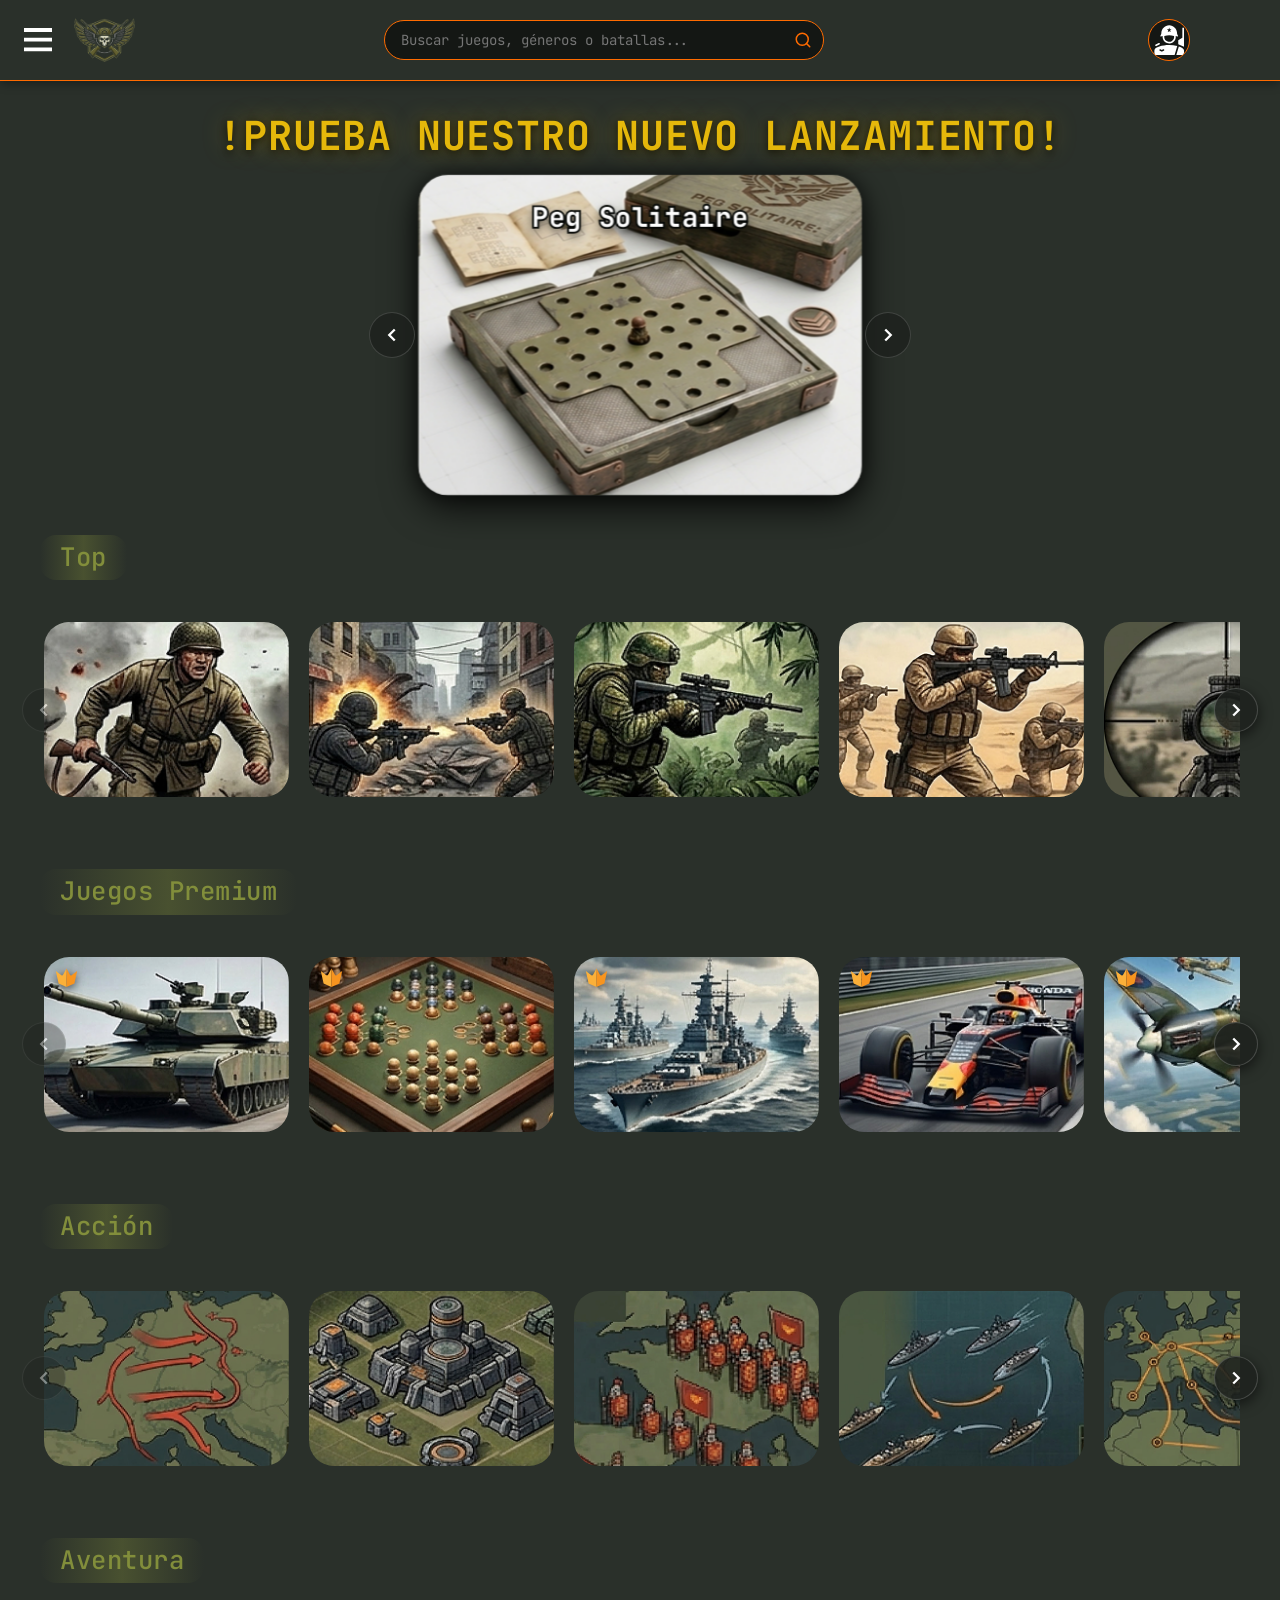
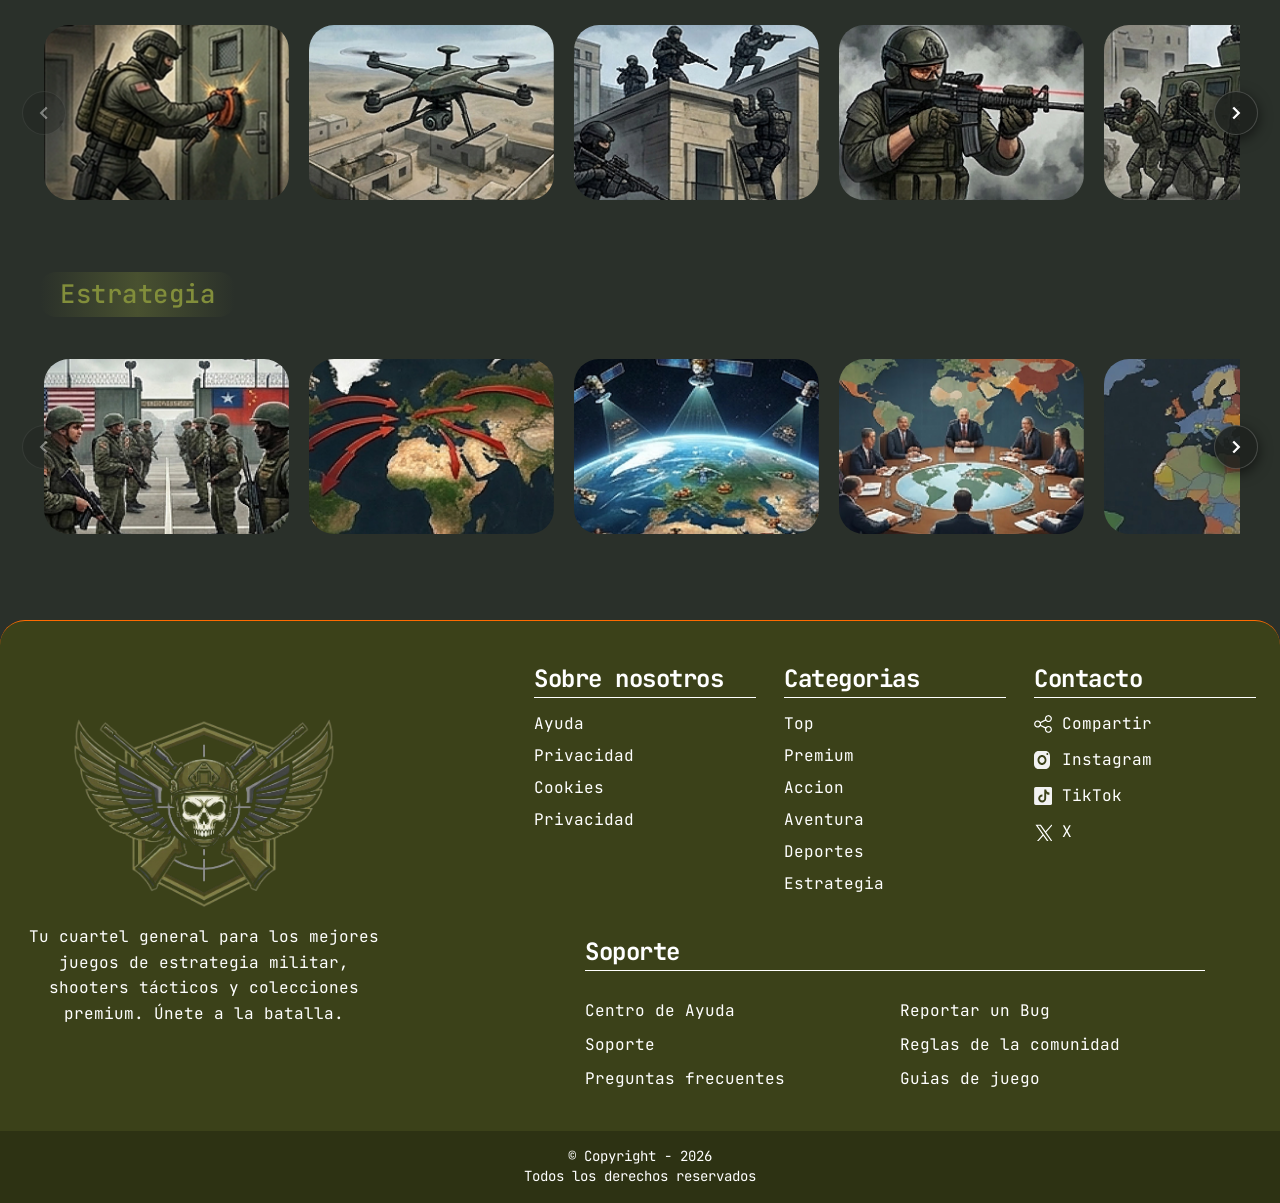
<file: index.html>
<!DOCTYPE html>
<html lang="es">
<head>
  <meta charset="UTF-8">
  <meta name="viewport" content="width=device-width, initial-scale=1.0">
  <title>Plataforma de Juegos — Inicio</title>
  <!-- ESTILOS DEL SISTEMA -->
  <link rel="stylesheet" href="css/variables.css">
  <link rel="stylesheet" href="css/base.css">
  <link rel="stylesheet" href="css/components/botones.css">
  <link rel="stylesheet" href="css/components/formularios.css">
  <link rel="stylesheet" href="css/components/navegacion.css">
  <link rel="stylesheet" href="css/components/cards.css">
  <link rel="stylesheet" href="css/components/carrusel.css">
  <link rel="stylesheet" href="css/components/modal.css">
  <link rel="stylesheet" href="css/components/footer.css">
  <link rel="stylesheet" href="css/loader.css">
  <link rel="stylesheet" href="css/responsive.css">
</head>
<body>

  <!-- PANTALLA DE CARGA LOADER S -->
  <div id="pantalla-carga" class="pantalla-carga">
    <div>
      <div class="loader-logo">
        <img src="assets/logo.png" alt="Silueta Logo">
        <img src="assets/logo.png" alt="Logo Cargando" id="loader-logo-color">
      </div>
      <p id="loader-porcentaje">0%</p>
      <span>Estableciendo enlace táctico con el servidor...</span>
    </div>
  </div>

  <!-- BARRA DE NAVEGACION SUPERIOR NAVBAR -->
  <header class="nav-principal">
    <div class="nav-contenedor">
      
      <!-- LADO IZQUIERDO MENU HAMBURGUESA Y LOGO OFICIAL -->
      <div class="nav-izquierda">
        <button id="btn-toggle-sidebar" aria-label="Abrir menú de navegación">
          <img src="assets/icons/menu.svg" alt="Menú lateral">
        </button>
        <a href="index.html" title="Ir a la página principal">
          <img src="assets/logo.png" alt="Logotipo Plataforma">
        </a>
      </div>

      <!-- CENTRO BUSCADOR PILL CON LUPA NARANJA -->
      <div class="nav-centro">
        <form role="search" onsubmit="event.preventDefault();">
          <input type="search" placeholder="Buscar juegos, géneros o batallas..." aria-label="Buscar juegos">
          <button type="submit" aria-label="Ejecutar búsqueda">
            <img src="assets/icons/icon-search.svg" alt="Buscar">
          </button>
        </form>
      </div>

      <!-- LADO DERECHO AVATAR CIRCULAR DEL SOLDADO Y MENU DESPLEGABLE -->
      <div class="nav-derecha">
        <div class="perfil-menu-contenedor">
          <button type="button" id="btn-perfil" aria-expanded="false" aria-haspopup="true" aria-controls="menu-perfil" aria-label="Abrir opciones de usuario">
            <img src="assets/icons/icon-profile.svg" alt="Avatar del soldado">
          </button>

          <div class="menu-desplegable-perfil" id="menu-perfil" role="menu" aria-label="Opciones de perfil">
            <ul>
              <li role="none"><a href="#" role="menuitem">Editar Perfil</a></li>
              <li role="none"><a href="#" role="menuitem">Biblioteca</a></li>
              <li role="none"><a href="login.html" role="menuitem">Cerrar Sesión</a></li>
            </ul>
          </div>
        </div>
      </div>

    </div>
  </header>

  <!-- SIDEBAR OFF CANVAS -->
  <div class="sidebar-overlay" id="sidebar-overlay"></div>
  <aside class="sidebar" id="sidebar">
    <header>
      <img src="assets/logo.png" alt="Logo" style="height: 36px;">
      <button id="btn-cerrar-sidebar" aria-label="Cerrar menú">
        <img src="assets/icons/icon-cerrar.svg" alt="Cerrar">
      </button>
    </header>

    <span>Navegación</span>
    <ul>
      <li class="activo"><a href="index.html"><img src="assets/icons/icon-home.svg" alt=""><span>Inicio</span></a></li>
      <li><a href="index.html#top"><img src="assets/icons/icon-top.svg" alt=""><span>Top Juegos</span></a></li>
      <li><a href="index.html#premium"><img src="assets/icons/icon-premium.svg" alt=""><span>Juegos Premium</span></a></li>
      <li><a href="index.html#accion"><img src="assets/icons/icon-action.svg" alt=""><span>Acción</span></a></li>
      <li><a href="index.html#aventura"><img src="assets/icons/icon-adventure.svg" alt=""><span>Aventura</span></a></li>
      <li><a href="index.html#estrategia"><img src="assets/icons/icon-strategy.svg" alt=""><span>Estrategia</span></a></li>
      <li><a href="index.html#deportes"><img src="assets/icons/icon-sports.svg" alt=""><span>Deportes</span></a></li>
    </ul>
  </aside>

  <!-- CONTENIDO PRINCIPAL -->
  <main class="contenido-principal">

    <!-- CARRUSEL PRINCIPAL D TRES VISTAS DE PEG SOLITAIRE -->
    <section class="seccion-carrusel-principal" aria-label="Carrusel principal de Peg Solitaire">
      <h2 class="carrusel-principal-titulo">!PRUEBA NUESTRO NUEVO LANZAMIENTO!</h2>

      <div class="carrusel-principal-contenedor">
        <!-- FLECHA IZQUIERDA -->
        <button class="carrusel-principal-flecha izquierda" id="carrusel-principal-btn-ant" aria-label="Imagen anterior">
          <svg viewBox="0 0 24 24" fill="none" stroke="currentColor" stroke-width="2.5">
            <polyline points="15 18 9 12 15 6"></polyline>
          </svg>
        </button>

        <!-- ESCENA D CON PERSPECTIVA -->
        <div class="carrusel-principal-escena-3d">
          <div class="carrusel-principal-3d" id="carrusel-principal-3d">
            <!-- CARA TABLERO CENTRAL -->
            <a href="pegsolitaire.html" class="carrusel-principal-tarjeta-3d cara-1" title="Jugar a Peg Solitaire">
              <h3 class="carrusel-principal-juego-nombre">Peg Solitaire</h3>
              <img src="assets/images/imagenes_de_carrusel_principal/Gemini_Generated_Image_r2d32jr2d32jr2d3 2.png" alt="Peg Solitaire Tablero">
              <span class="btn-card-accion btn-carrusel-principal-accion">JUGAR</span>
            </a>

            <!-- CARA DETALLE DE JUEGO (BLOCKA) -->
            <a href="blocka.html" class="carrusel-principal-tarjeta-3d cara-2" title="Jugar a BLOCKA">
              <h3 class="carrusel-principal-juego-nombre">BLOCKA</h3>
              <img src="assets/images/puzzles/puzzle-1.jpg" alt="BLOCKA Rompecabezas">
              <span class="btn-card-accion btn-carrusel-principal-accion">JUGAR</span>
            </a>

            <!-- CARA VISTA TACTICA -->
            <a href="pegsolitaire.html" class="carrusel-principal-tarjeta-3d cara-3" title="Jugar a Peg Solitaire">
              <h3 class="carrusel-principal-juego-nombre">Peg Solitaire</h3>
              <img src="assets/images/imagenes_de_carrusel_principal/Gemini_Generated_Image_r2d32jr2d32jr2d3 5.png" alt="Peg Solitaire Táctica">
              <span class="btn-card-accion btn-carrusel-principal-accion">JUGAR</span>
            </a>
          </div>
        </div>

        <!-- FLECHA DERECHA -->
        <button class="carrusel-principal-flecha derecha" id="carrusel-principal-btn-sig" aria-label="Siguiente imagen">
          <svg viewBox="0 0 24 24" fill="none" stroke="currentColor" stroke-width="2.5">
            <polyline points="9 18 15 12 9 6"></polyline>
          </svg>
        </button>
      </div>
    </section>

    <!-- CATALOGO DE CATEGORIAS CON CARRUSELES HORIZONTALES FINITOS -->
    <div id="contenedor-categorias" class="contenedor-categorias"></div>

  </main>

  <!-- FAT FOOTER INSTITUCIONAL -->
  <footer class="footer-principal">
    <div class="footer-contenedor">
       
      <!-- MARCA Y DESCRIPCION -->
      <div class="footer-marca">
        <img src="assets/logo.png" alt="Logotipo Plataforma">
        <p>
          Tu cuartel general para los mejores juegos de estrategia militar, shooters tácticos y colecciones premium. Únete a la batalla.
        </p>
      </div>

      <!-- CONTENEDOR DE LINKS GRID -->
      <div class="footer-links-grid">
        <div>
          <h4>Sobre nosotros</h4>
          <ul>
            <li><a href="#">Ayuda</a></li>
            <li><a href="#">Privacidad</a></li>
            <li><a href="#">Cookies</a></li>
            <li><a href="#">Privacidad</a></li>
          </ul>
        </div>

        <div>
          <h4>Categorias</h4>
          <ul>
            <li><a href="index.html#top">Top</a></li>
            <li><a href="index.html#premium">Premium</a></li>
            <li><a href="index.html#accion">Accion</a></li>
            <li><a href="index.html#aventura">Aventura</a></li>
            <li><a href="index.html#deportes">Deportes</a></li>
            <li><a href="index.html#estrategia">Estrategia</a></li>
          </ul>
        </div>

        <div>
          <h4>Contacto</h4>
          <ul>
            <li><a href="#"><img src="assets/icons/icon-share.svg" alt=""> Compartir</a></li>
            <li><a href="#"><img src="assets/icons/icon-instagram.svg" alt=""> Instagram</a></li>
            <li><a href="#"><img src="assets/icons/icon-tiktok.svg" alt=""> TikTok</a></li>
            <li><a href="#"><img src="assets/icons/icon-x.svg" alt=""> X</a></li>
          </ul>
        </div>

        <!-- SECCION SOPORTE DENTRO DEL BLOQUE DE NAVEGACION -->
        <div class="footer-soporte">
          <h4>Soporte</h4>
          <div>
            <a href="#">Centro de Ayuda</a>
            <a href="#">Reportar un Bug</a>
            <a href="#">Soporte</a>
            <a href="#">Reglas de la comunidad</a>
            <a href="#">Preguntas frecuentes</a>
            <a href="#">Guias de juego</a>
          </div>
        </div>
      </div>

    </div>

    <!-- BARRA INFERIOR -->
    <div class="footer-bottom">
      <p>© Copyright - 2026</p>
      <p>Todos los derechos reservados</p>
    </div>
  </footer>

  <!-- MODAL DE COMPRA PASE DE BATALLA JUEGOS PREMIUM -->
  <div id="modal-pase-batalla" class="modal-overlay" role="dialog" aria-modal="true" aria-labelledby="modal-titulo" aria-hidden="true">
    <div class="modal-caja">
      <!-- BOTON DE CIERRE CRUZ -->
      <button type="button" class="modal-btn-cerrar" id="btn-cerrar-modal" aria-label="Cerrar modal de compra">&times;</button>

      <!-- TITULO CON SUBRAYADO NARANJA -->
      <h3 id="modal-titulo" class="modal-titulo">Unete a las filas</h3>
      <div class="modal-linea-decorativa" aria-hidden="true"></div>

      <!-- DESCRIPCION -->
      <p class="modal-descripcion">
        Para conocer la experiencia de juego y disfrutar de todo el contenido
      </p>

      <h4 class="modal-subtitulo">COMPRAR PASE DE BATALLA</h4>

      <!-- PRECIO Y BOTON PARA COMPRAR -->
      <div class="modal-precio-contenedor">
        <span class="modal-precio-texto">$40 USD</span>
        <button type="button" class="btn-modal-comprar" id="btn-modal-comprar">Comprar</button>
      </div>
    </div>
  </div>

  <script src="js/loader.js"></script>
  <script src="js/api.js"></script>
  <script src="js/carousel.js"></script>
  <script src="js/main.js"></script>
</body>
</html>
</file>
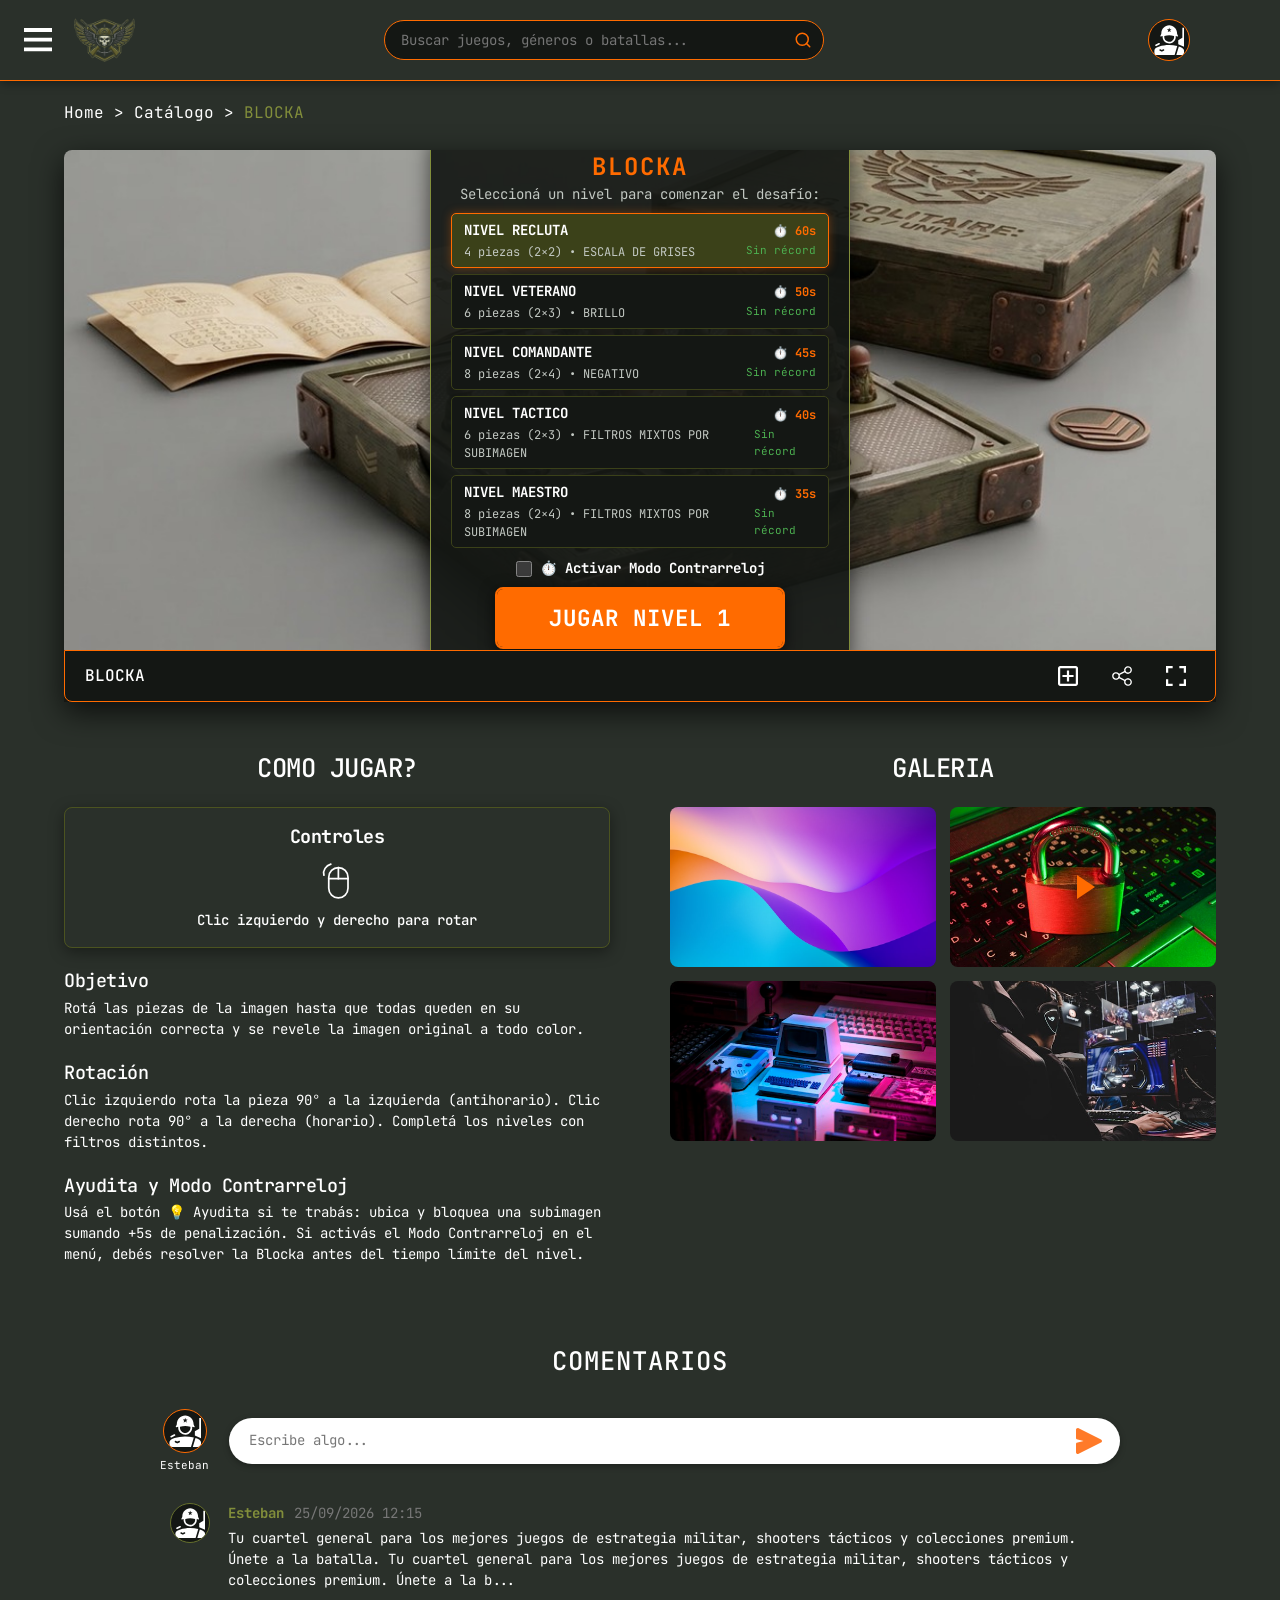
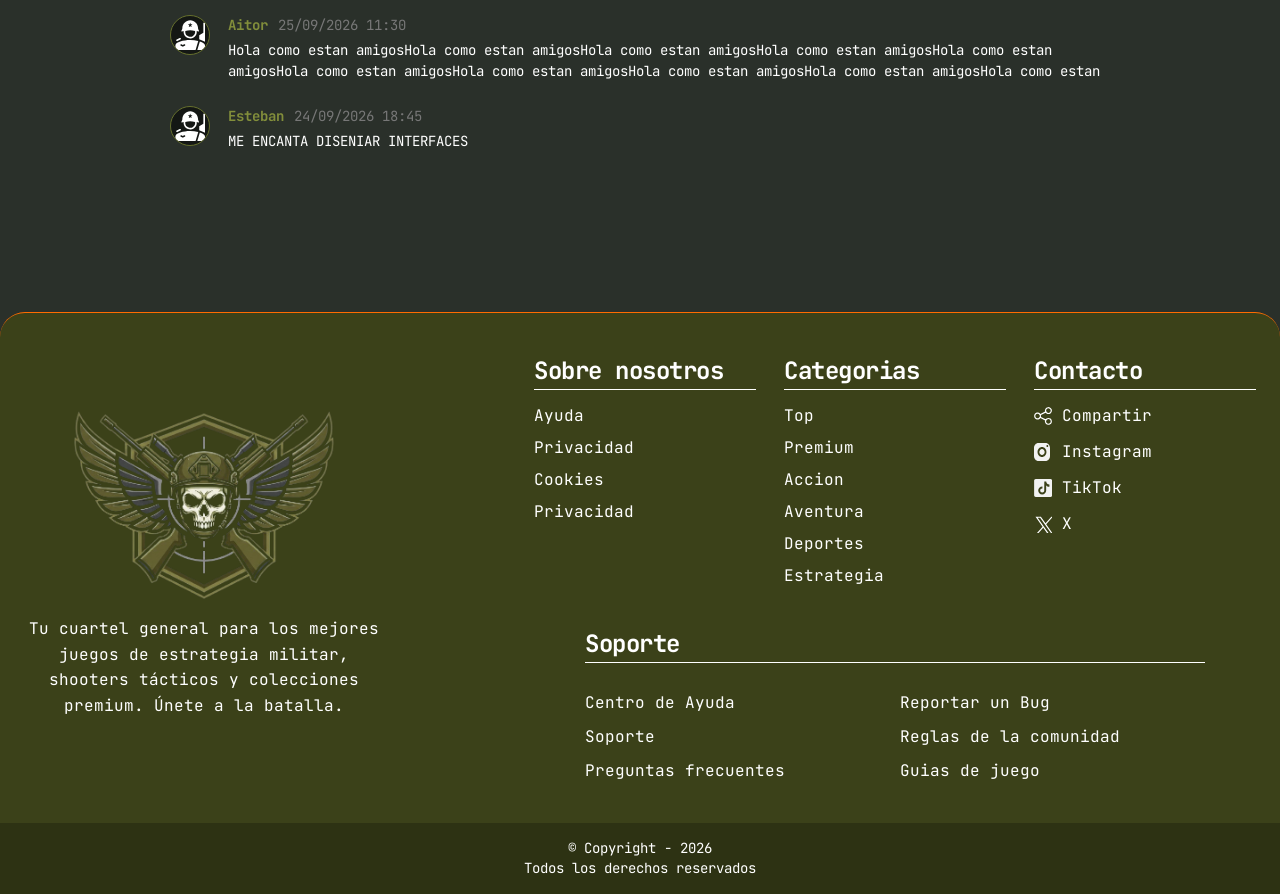
<file: blocka.html>
<!DOCTYPE html>
<html lang="es">
<head>
  <meta charset="UTF-8">
  <meta name="viewport" content="width=device-width, initial-scale=1.0">
  <title>BLOCKA — Sala de Juego</title>
  
  <!-- ESTILOS DEL SISTEMA -->
  <link rel="stylesheet" href="css/variables.css">
  <link rel="stylesheet" href="css/base.css">
  <link rel="stylesheet" href="css/components/botones.css">
  <link rel="stylesheet" href="css/components/formularios.css">
  <link rel="stylesheet" href="css/components/navegacion.css">
  <link rel="stylesheet" href="css/components/comentarios.css">
  <link rel="stylesheet" href="css/components/footer.css">
  <link rel="stylesheet" href="css/game.css">
  <link rel="stylesheet" href="css/responsive.css">
</head>
<body>

  <!-- BARRA DE NAVEGACION SUPERIOR NAVBAR -->
  <header class="nav-principal">
    <div class="nav-contenedor">
      
      <div class="nav-izquierda">
        <button id="btn-toggle-sidebar" aria-label="Abrir menú de navegación">
          <img src="assets/icons/menu.svg" alt="Menú lateral">
        </button>
        <a href="index.html" title="Volver a la página principal">
          <img src="assets/logo.png" alt="Logotipo Plataforma">
        </a>
      </div>

      <div class="nav-centro">
        <form role="search" onsubmit="event.preventDefault();">
          <input type="search" placeholder="Buscar juegos, géneros o batallas..." aria-label="Buscar juegos">
          <button type="submit" aria-label="Ejecutar búsqueda">
            <img src="assets/icons/icon-search.svg" alt="Buscar">
          </button>
        </form>
      </div>

      <!-- Menú de usuario -->
      <div class="nav-derecha">
        <div class="perfil-menu-contenedor">
          <button type="button" id="btn-perfil" aria-expanded="false" aria-haspopup="true" aria-controls="menu-perfil" aria-label="Abrir opciones de usuario">
            <img src="assets/icons/icon-profile.svg" alt="Avatar del soldado">
          </button>

          <div class="menu-desplegable-perfil" id="menu-perfil" role="menu" aria-label="Opciones de perfil">
            <ul>
              <li role="none"><a href="#" role="menuitem">Editar Perfil</a></li>
              <li role="none"><a href="#" role="menuitem">Biblioteca</a></li>
              <li role="none"><a href="login.html" role="menuitem">Cerrar Sesión</a></li>
            </ul>
          </div>
        </div>
      </div>

    </div>
  </header>

  <!-- SIDEBAR OFF CANVAS -->
  <div class="sidebar-overlay" id="sidebar-overlay"></div>
  <aside class="sidebar" id="sidebar">
    <header>
      <img src="assets/logo.png" alt="Logo" style="height: 36px;">
      <button id="btn-cerrar-sidebar" aria-label="Cerrar menú">
        <img src="assets/icons/icon-cerrar.svg" alt="Cerrar">
      </button>
    </header>
    <span>Navegación</span>
    <ul>
      <li><a href="index.html"><img src="assets/icons/icon-home.svg" alt=""><span>Inicio</span></a></li>
      <li><a href="index.html#top"><img src="assets/icons/icon-top.svg" alt=""><span>Top Juegos</span></a></li>
      <li class="activo"><a href="index.html#premium"><img src="assets/icons/icon-premium.svg" alt=""><span>Juegos Premium</span></a></li>
      <li><a href="index.html#accion"><img src="assets/icons/icon-action.svg" alt=""><span>Acción</span></a></li>
      <li><a href="index.html#aventura"><img src="assets/icons/icon-adventure.svg" alt=""><span>Aventura</span></a></li>
      <li><a href="index.html#estrategia"><img src="assets/icons/icon-strategy.svg" alt=""><span>Estrategia</span></a></li>
      <li><a href="index.html#deportes"><img src="assets/icons/icon-sports.svg" alt=""><span>Deportes</span></a></li>
    </ul>
  </aside>

  <main class="pagina-juego-main">

    <nav class="breadcrumbs" aria-label="Ruta de navegación">
      <a href="index.html">Home</a> &gt; <a href="index.html#top" id="game-breadcrumb-categoria">Catálogo</a> &gt; <span id="game-breadcrumb-titulo">BLOCKA</span>
    </nav>

    <!-- Área de Juego -->
    <section class="area-ejecucion-juego" aria-label="Área de Juego">
      
      <div id="game-splash-pantalla">
        <div class="blocka-splash-contenido" id="blocka-splash-menu"></div>
        <div class="blocka-aviso-pantalla-pequena" aria-hidden="true">
          <h3>PANTALLA DE ESCRITORIO REQUERIDA</h3>
          <p>BLOCKA está diseñado para jugarse en pantalla de escritorio con mouse (clics izquierdo y derecho). Agrandá la ventana para jugar.</p>
        </div>
      </div>

      <div class="barra-ejecucion">
        <span id="game-barra-titulo">BLOCKA</span>

        <!-- HUD de juego -->
        <div class="blocka-hud" id="blocka-hud" style="display: none;">
          <button type="button" id="btn-blocka-salir" class="btn-blocka-salir" title="Salir al menú principal del juego">
            ← Salir
          </button>
          <div class="blocka-hud-info">
            <span class="blocka-nivel" id="blocka-nivel">Nivel 1</span>
            <div class="blocka-timer-wrapper">
              <span class="blocka-timer" id="blocka-timer">0s</span>
            </div>
          </div>
          <button type="button" id="btn-blocka-ayuda" class="btn-blocka-ayuda" title="Ubicar y fijar una subimagen (+5s)">
            💡 Ayudita <span class="ayuda-costo">(+5s)</span>
          </button>
        </div>

        <div class="barra-ejecucion-acciones">
          <span class="blocka-record" id="blocka-record" style="display: none;">Récord: --</span>
          <div class="barra-ejecucion-iconos">
            <button id="btn-guardar-juego" title="Guardar">
              <img src="assets/icons/icon-save.svg" alt="Guardar">
            </button>

            <button id="btn-compartir-juego" title="Compartir">
              <img src="assets/icons/icon-share.svg" alt="Compartir">
            </button>

            <button id="btn-fullscreen" title="Pantalla Completa">
              <img src="assets/icons/icon-fullscreen.svg" alt="Pantalla Completa">
            </button>
          </div>
        </div>
      </div>

    </section>

    <!-- Instrucciones y Galería -->
    <section class="seccion-about-juego" aria-label="Instrucciones y Galería">
      
      <div class="contenedor-instrucciones">
        <h2>COMO JUGAR?</h2>
        
        <div class="lista-reglas">
          <div class="card-controles">
            <h3>Controles</h3>
            <img src="assets/icons/icon-mouse.svg" alt="Controles con mouse">
            <p>Clic izquierdo y derecho para rotar</p>
          </div>

          <article>
            <h3>Objetivo</h3>
            <p>Rotá las piezas de la imagen hasta que todas queden en su orientación correcta y se revele la imagen original a todo color.</p>
          </article>

          <article>
            <h3>Rotación</h3>
            <p>Clic izquierdo rota la pieza 90° a la izquierda (antihorario). Clic derecho rota 90° a la derecha (horario). Completá los niveles con filtros distintos.</p>
          </article>

          <article>
            <h3>Ayudita y Modo Contrarreloj</h3>
            <p>Usá el botón 💡 Ayudita si te trabás: ubica y bloquea una subimagen sumando +5s de penalización. Si activás el Modo Contrarreloj en el menú, debés resolver la Blocka antes del tiempo límite del nivel.</p>
          </article>
        </div>
      </div>

      <!-- Galería -->
      <div class="contenedor-galeria">
        <h2>GALERIA</h2>
        
        <div class="galeria-grilla">
          <div>
            <img src="assets/images/peg_solitaire_hero.jpg" alt="Despliegue inicial">
          </div>
          
          <div>
            <img src="assets/images/game_solitaire_1.jpg" alt="Avance táctico">
            <div class="btn-galeria-play" title="Ver jugada">
              <svg width="48" height="48" viewBox="0 0 48 48" fill="none">
                <polygon points="18,12 36,24 18,36" fill="#FF6B00"></polygon>
              </svg>
            </div>
          </div>

          <div>
            <img src="assets/images/game_scifi_2.jpg" alt="Objetivo final">
          </div>

          <div>
            <img src="assets/images/game_action_1.jpg" alt="Victoria total">
          </div>
        </div>
      </div>

    </section>

    <!-- Comentarios -->
    <section class="seccion-comentarios" aria-label="Comentarios">
      <h2>COMENTARIOS</h2>

      <form class="comentario-form" id="form-nuevo-comentario" onsubmit="event.preventDefault();">
        <div class="comentario-autor-actual">
          <div>
            <img src="assets/icons/icon-profile.svg" alt="Esteban">
          </div>
          <span>Esteban</span>
        </div>

        <div class="comentario-input-barra">
          <textarea placeholder="Escribe algo..." id="input-comentario"></textarea>
         
          <button type="button" aria-label="Enviar comentario">
            <img src="assets/icons/icon-send.svg" alt="Enviar">
          </button>
        </div>
      </form>

      <div class="comentarios-lista" id="lista-comentarios">
        <article class="comentario-item">
          <div>
            <img src="assets/icons/icon-profile.svg" alt="Esteban">
          </div>
          <div>
            <header>
              <strong>Esteban</strong>
              <time>25/09/2026 12:15</time>
            </header>
            <p>
              Tu cuartel general para los mejores juegos de estrategia militar, shooters tácticos y colecciones premium. Únete a la batalla. Tu cuartel general para los mejores juegos de estrategia militar, shooters tácticos y colecciones premium. Únete a la b...
            </p>
          </div>
        </article>

        <article class="comentario-item">
          <div>
            <img src="assets/icons/icon-profile.svg" alt="Aitor">
          </div>
          <div>
            <header>
              <strong>Aitor</strong>
              <time>25/09/2026 11:30</time>
            </header>
            <p>
              Hola como estan amigosHola como estan amigosHola como estan amigosHola como estan amigosHola como estan amigosHola como estan amigosHola como estan amigosHola como estan amigosHola como estan amigosHola como estan
            </p>
          </div>
        </article>

        <article class="comentario-item">
          <div>
            <img src="assets/icons/icon-profile.svg" alt="Esteban">
          </div>
          <div>
            <header>
              <strong>Esteban</strong>
              <time>24/09/2026 18:45</time>
            </header>
            <p>
              ME ENCANTA DISENIAR INTERFACES
            </p>
          </div>
        </article>

      </div>
    </section>

  </main>

  <!-- FAT FOOTER INSTITUCIONAL -->
  <footer class="footer-principal">
    <div class="footer-contenedor">
       
      <!-- CAJA MARCA Y DESCRIPCION -->
      <div class="footer-marca">
        <img src="assets/logo.png" alt="Logotipo Plataforma">
        <p>
          Tu cuartel general para los mejores juegos de estrategia militar, shooters tácticos y colecciones premium. Únete a la batalla.
        </p>
      </div>

      <!-- CAJA CONTENEDOR DE LINKS GRID -->
      <div class="footer-links-grid">
        <div>
          <h4>Sobre nosotros</h4>
          <ul>
            <li><a href="#">Ayuda</a></li>
            <li><a href="#">Privacidad</a></li>
            <li><a href="#">Cookies</a></li>
            <li><a href="#">Privacidad</a></li>
          </ul>
        </div>

        <div>
          <h4>Categorias</h4>
          <ul>
            <li><a href="index.html#top">Top</a></li>
            <li><a href="index.html#premium">Premium</a></li>
            <li><a href="index.html#accion">Accion</a></li>
            <li><a href="index.html#aventura">Aventura</a></li>
            <li><a href="index.html#deportes">Deportes</a></li>
            <li><a href="index.html#estrategia">Estrategia</a></li>
          </ul>
        </div>

        <div>
          <h4>Contacto</h4>
          <ul>
            <li><a href="#"><img src="assets/icons/icon-share.svg" alt=""> Compartir</a></li>
            <li><a href="#"><img src="assets/icons/icon-instagram.svg" alt=""> Instagram</a></li>
            <li><a href="#"><img src="assets/icons/icon-tiktok.svg" alt=""> TikTok</a></li>
            <li><a href="#"><img src="assets/icons/icon-x.svg" alt=""> X</a></li>
          </ul>
        </div>

        <!-- SECCION SOPORTE DENTRO DEL BLOQUE DE NAVEGACION -->
        <div class="footer-soporte">
          <h4>Soporte</h4>
          <div>
            <a href="#">Centro de Ayuda</a>
            <a href="#">Reportar un Bug</a>
            <a href="#">Soporte</a>
            <a href="#">Reglas de la comunidad</a>
            <a href="#">Preguntas frecuentes</a>
            <a href="#">Guias de juego</a>
          </div>
        </div>
      </div>

    </div>

    <!-- BARRA INFERIOR -->
    <div class="footer-bottom">
      <p>© Copyright - 2026</p>
      <p>Todos los derechos reservados</p>
    </div>
  </footer>

  <script src="js/api.js"></script>
  <script src="js/main.js"></script>

  <!-- Scripts del juego Blocka -->
  <script src="js/blocka/filtros.js"></script>
  <script src="js/blocka/configuracion.js"></script>
  <script src="js/blocka/Pieza.js"></script>
  <script src="js/blocka/Tablero.js"></script>
  <script src="js/blocka/blocka.js"></script>
</body>
</html>
</file>
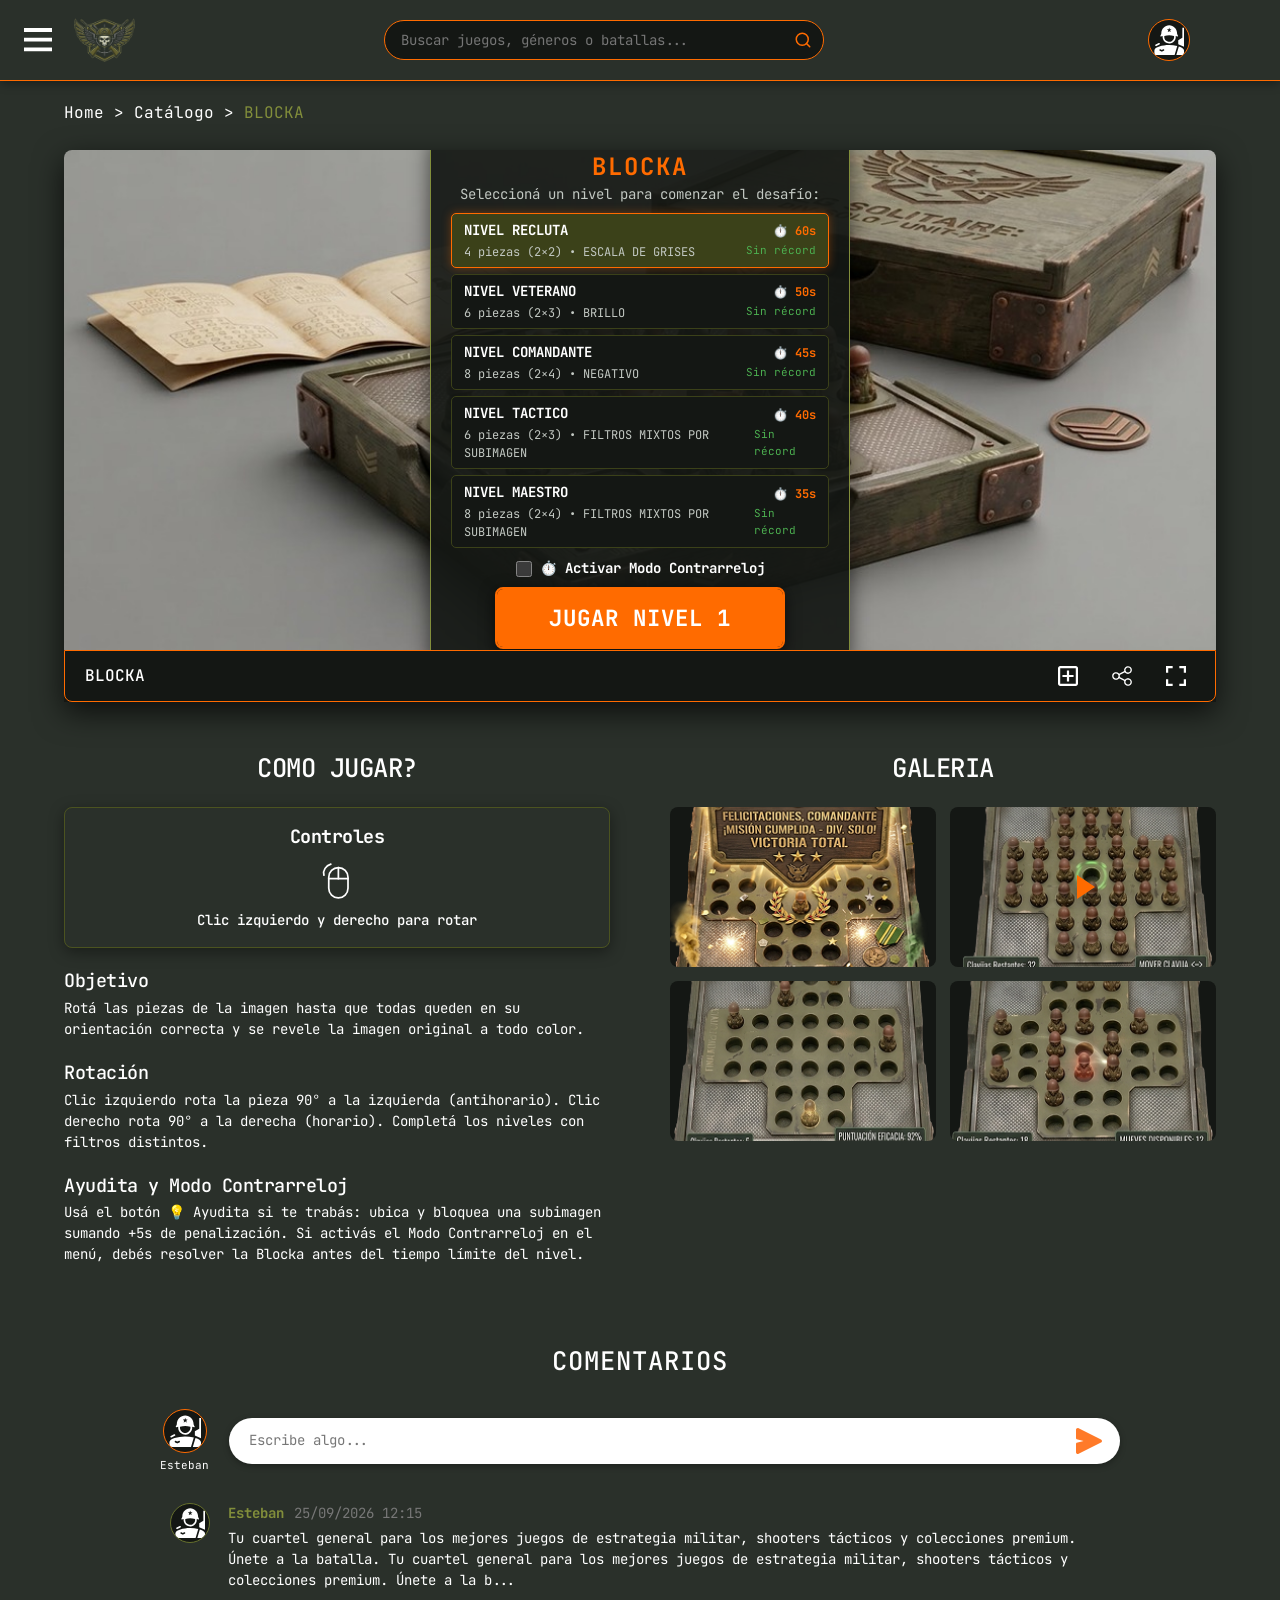
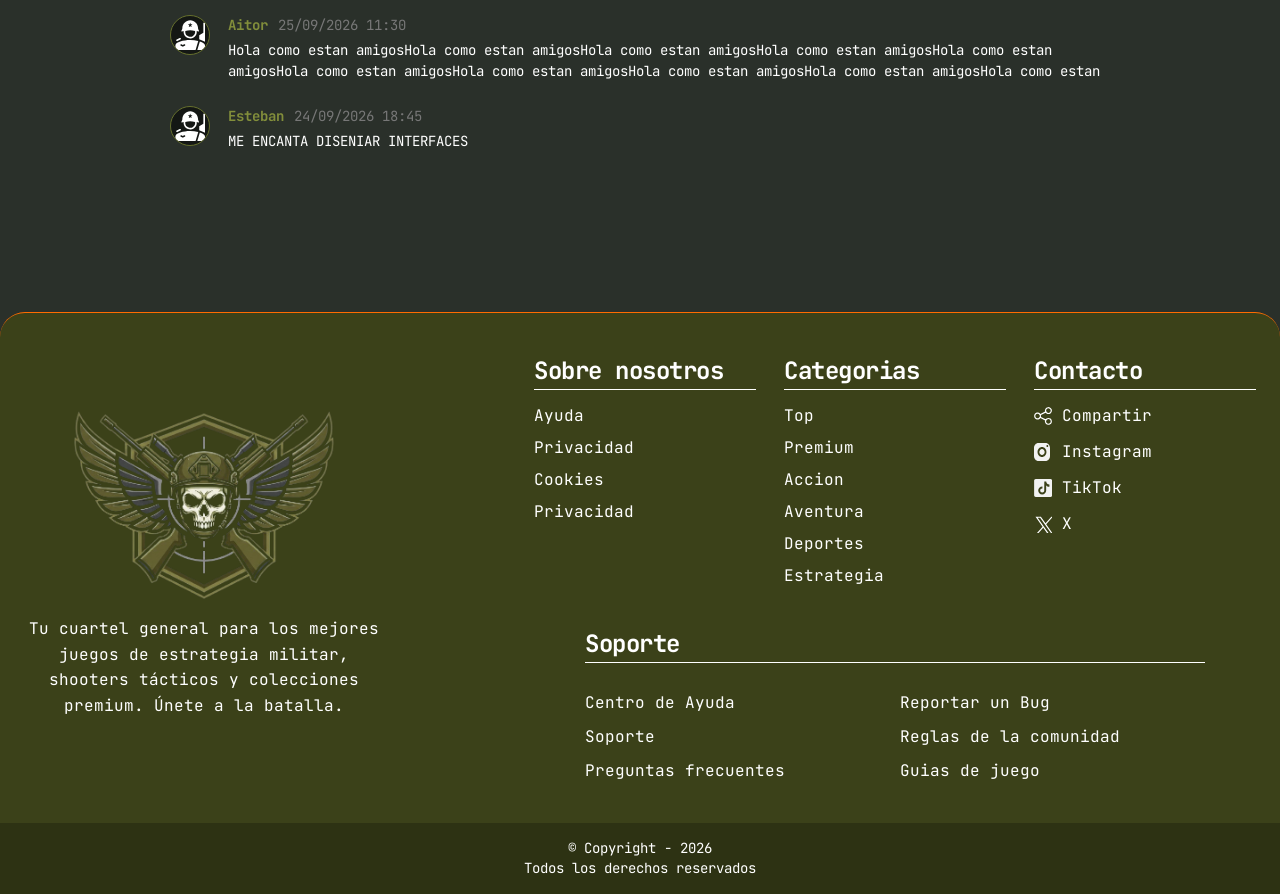
<file: game.html>
<!DOCTYPE html>
<html lang="es">
<head>
  <meta charset="UTF-8">
  <meta name="viewport" content="width=device-width, initial-scale=1.0">
  <title>BLOCKA — Sala de Juego</title>
  
  <!-- ESTILOS DEL SISTEMA -->
  <link rel="stylesheet" href="css/variables.css">
  <link rel="stylesheet" href="css/base.css">
  <link rel="stylesheet" href="css/components/botones.css">
  <link rel="stylesheet" href="css/components/formularios.css">
  <link rel="stylesheet" href="css/components/navegacion.css">
  <link rel="stylesheet" href="css/components/comentarios.css">
  <link rel="stylesheet" href="css/components/footer.css">
  <link rel="stylesheet" href="css/game.css">
  <link rel="stylesheet" href="css/responsive.css">
</head>
<body>

  <!-- BARRA DE NAVEGACION SUPERIOR NAVBAR -->
  <header class="nav-principal">
    <div class="nav-contenedor">
      
      <div class="nav-izquierda">
        <button id="btn-toggle-sidebar" aria-label="Abrir menú de navegación">
          <img src="assets/icons/menu.svg" alt="Menú lateral">
        </button>
        <a href="index.html" title="Volver a la página principal">
          <img src="assets/logo.png" alt="Logotipo Plataforma">
        </a>
      </div>

      <div class="nav-centro">
        <form role="search" onsubmit="event.preventDefault();">
          <input type="search" placeholder="Buscar juegos, géneros o batallas..." aria-label="Buscar juegos">
          <button type="submit" aria-label="Ejecutar búsqueda">
            <img src="assets/icons/icon-search.svg" alt="Buscar">
          </button>
        </form>
      </div>

      <!-- LADO DERECHO AVATAR CIRCULAR DEL SOLDADO Y MENU DESPLEGABLE -->
      <div class="nav-derecha">
        <div class="perfil-menu-contenedor">
          <button type="button" id="btn-perfil" aria-expanded="false" aria-haspopup="true" aria-controls="menu-perfil" aria-label="Abrir opciones de usuario">
            <img src="assets/icons/icon-profile.svg" alt="Avatar del soldado">
          </button>

          <div class="menu-desplegable-perfil" id="menu-perfil" role="menu" aria-label="Opciones de perfil">
            <ul>
              <li role="none"><a href="#" role="menuitem">Editar Perfil</a></li>
              <li role="none"><a href="#" role="menuitem">Biblioteca</a></li>
              <li role="none"><a href="login.html" role="menuitem">Cerrar Sesión</a></li>
            </ul>
          </div>
        </div>
      </div>

    </div>
  </header>

  <!-- SIDEBAR OFF CANVAS -->
  <div class="sidebar-overlay" id="sidebar-overlay"></div>
  <aside class="sidebar" id="sidebar">
    <header>
      <img src="assets/logo.png" alt="Logo" style="height: 36px;">
      <button id="btn-cerrar-sidebar" aria-label="Cerrar menú">
        <img src="assets/icons/icon-cerrar.svg" alt="Cerrar">
      </button>
    </header>
    <span>Navegación</span>
    <ul>
      <li><a href="index.html"><img src="assets/icons/icon-home.svg" alt=""><span>Inicio</span></a></li>
      <li><a href="index.html#top"><img src="assets/icons/icon-top.svg" alt=""><span>Top Juegos</span></a></li>
      <li class="activo"><a href="index.html#premium"><img src="assets/icons/icon-premium.svg" alt=""><span>Juegos Premium</span></a></li>
      <li><a href="index.html#accion"><img src="assets/icons/icon-action.svg" alt=""><span>Acción</span></a></li>
      <li><a href="index.html#aventura"><img src="assets/icons/icon-adventure.svg" alt=""><span>Aventura</span></a></li>
      <li><a href="index.html#estrategia"><img src="assets/icons/icon-strategy.svg" alt=""><span>Estrategia</span></a></li>
      <li><a href="index.html#deportes"><img src="assets/icons/icon-sports.svg" alt=""><span>Deportes</span></a></li>
    </ul>
  </aside>

  <!-- CONTENIDO PRINCIPAL EJECUCION DE JUEGO -->
  <main class="pagina-juego-main">

    <!-- BREADCRUMBS -->
    <nav class="breadcrumbs" aria-label="Ruta de navegación">
      <a href="index.html">Home</a> &gt; <a href="index.html#top" id="game-breadcrumb-categoria">Catálogo</a> &gt; <span id="game-breadcrumb-titulo">BLOCKA</span>
    </nav>

    <!-- AREA DE EJECUCION DEL JUEGO X CON SPLASH MINIMALISTA -->
    <section class="area-ejecucion-juego" aria-label="Área de Juego">
      
      <div id="game-splash-pantalla">
        <!-- CONTENEDOR DEL MENU DE INICIO CARGA DINAMICA DESDE JS -->
        <div class="blocka-splash-contenido" id="blocka-splash-menu"></div>
        <div class="blocka-aviso-pantalla-pequena" aria-hidden="true">
          <h3>PANTALLA DE ESCRITORIO REQUERIDA</h3>
          <p>BLOCKA está diseñado para jugarse en pantalla de escritorio con mouse (clics izquierdo y derecho). Agrandá la ventana para jugar.</p>
        </div>
      </div>

      <!-- BARRA DE EJECUCION INFERIOR -->
      <div class="barra-ejecucion">
        <span id="game-barra-titulo">BLOCKA</span>

        <!-- HUD DEL JUEGO BLOCKA FILA UNO EN MOBILE IZQUIERDA EN DESKTOP -->
        <div class="blocka-hud" id="blocka-hud" style="display: none;">
          <button type="button" id="btn-blocka-salir" class="btn-blocka-salir" title="Salir al menú principal del juego">
            ← Salir
          </button>
          <div class="blocka-hud-info">
            <span class="blocka-nivel" id="blocka-nivel">Nivel 1</span>
            <div class="blocka-timer-wrapper">
              <span class="blocka-timer" id="blocka-timer">0s</span>
            </div>
          </div>
          <button type="button" id="btn-blocka-ayuda" class="btn-blocka-ayuda" title="Ubicar y fijar una subimagen (+5s)">
            💡 Ayudita <span class="ayuda-costo">(+5s)</span>
          </button>
        </div>

        <!-- FILA DE ACCIONES FILA DOS EN MOBILE CON RECORD DERECHA EN DESKTOP -->
        <div class="barra-ejecucion-acciones">
          <span class="blocka-record" id="blocka-record" style="display: none;">Récord: --</span>
          <div class="barra-ejecucion-iconos">
            <!-- ICONO GUARDAR EN FAVORITOS -->
            <button id="btn-guardar-juego" title="Guardar">
              <img src="assets/icons/icon-save.svg" alt="Guardar">
            </button>

            <!-- ICONO COMPARTIR -->
            <button id="btn-compartir-juego" title="Compartir">
              <img src="assets/icons/icon-share.svg" alt="Compartir">
            </button>

            <!-- ICONO PANTALLA COMPLETA -->
            <button id="btn-fullscreen" title="Pantalla Completa">
              <img src="assets/icons/icon-fullscreen.svg" alt="Pantalla Completa">
            </button>
          </div>
        </div>
      </div>

    </section>

    <!-- SECCION COMO JUGAR Y GALERIA MULTIMEDIA -->
    <section class="seccion-about-juego" aria-label="Instrucciones y Galería">
      
      <!-- COLUMNA INSTRUCCIONES Y CONTROLES RESUMIDOS -->
      <div class="contenedor-instrucciones">
        <h2>COMO JUGAR?</h2>
        
        <div class="lista-reglas">
          <!-- TARJETA DE CONTROLES RESUMIDA CON MOUSE -->
          <div class="card-controles">
            <h3>Controles</h3>
            <img src="assets/icons/icon-mouse.svg" alt="Controles con mouse">
            <p>Clic izquierdo y derecho para rotar</p>
          </div>

          <article>
            <h3>Objetivo</h3>
            <p>Rotá las piezas de la imagen hasta que todas queden en su orientación correcta y se revele la imagen original a todo color.</p>
          </article>

          <article>
            <h3>Rotación</h3>
            <p>Clic izquierdo rota la pieza 90° a la izquierda (antihorario). Clic derecho rota 90° a la derecha (horario). Completá los niveles con filtros distintos.</p>
          </article>

          <article>
            <h3>Ayudita y Modo Contrarreloj</h3>
            <p>Usá el botón 💡 Ayudita si te trabás: ubica y bloquea una subimagen sumando +5s de penalización. Si activás el Modo Contrarreloj en el menú, debés resolver la Blocka antes del tiempo límite del nivel.</p>
          </article>
        </div>
      </div>

      <!-- COLUMNA GALERIA X -->
      <div class="contenedor-galeria">
        <h2>GALERIA</h2>
        
        <div class="galeria-grilla">
          <div>
            <img src="assets/images/images_game/juego1.png" alt="Despliegue inicial">
          </div>
          
          <div>
            <img src="assets/images/images_game/juego2.png" alt="Avance táctico">
            <!-- BOTON NARANJA DE PLAY CENTRADO -->
            <div class="btn-galeria-play" title="Ver jugada">
              <svg width="48" height="48" viewBox="0 0 48 48" fill="none">
                <polygon points="18,12 36,24 18,36" fill="#FF6B00"></polygon>
              </svg>
            </div>
          </div>

          <div>
            <img src="assets/images/images_game/juego3.png" alt="Objetivo final">
          </div>

          <div>
            <img src="assets/images/images_game/juego4.png" alt="Victoria total">
          </div>
        </div>
      </div>

    </section>

    <!-- SECCION COMENTARIOS -->
    <section class="seccion-comentarios" aria-label="Comentarios">
      <h2>COMENTARIOS</h2>

      <!-- FORMULARIO DE ENTRADA AVATAR CON NOMBRE ABAJO BARRA BLANCA PILDORA -->
      <form class="comentario-form" id="form-nuevo-comentario" onsubmit="event.preventDefault();">
        <div class="comentario-autor-actual">
          <div>
            <img src="assets/icons/icon-profile.svg" alt="Esteban">
          </div>
          <span>Esteban</span>
        </div>

        <div class="comentario-input-barra">
          <textarea placeholder="Escribe algo..." id="input-comentario"></textarea>
         
          <button type="button" aria-label="Enviar comentario">
            <img src="assets/icons/icon-send.svg" alt="Enviar">
          </button>
        </div>
      </form>

      <!-- LISTA ABIERTA DE COMENTARIOS -->
      <div class="comentarios-lista" id="lista-comentarios">
        
        <!-- COMENTARIO ESTEBAN -->
        <article class="comentario-item">
          <div>
            <img src="assets/icons/icon-profile.svg" alt="Esteban">
          </div>
          <div>
            <header>
              <strong>Esteban</strong>
              <time>25/09/2026 12:15</time>
            </header>
            <p>
              Tu cuartel general para los mejores juegos de estrategia militar, shooters tácticos y colecciones premium. Únete a la batalla. Tu cuartel general para los mejores juegos de estrategia militar, shooters tácticos y colecciones premium. Únete a la b...
            </p>
          </div>
        </article>

        <!-- COMENTARIO AITOR -->
        <article class="comentario-item">
          <div>
            <img src="assets/icons/icon-profile.svg" alt="Aitor">
          </div>
          <div>
            <header>
              <strong>Aitor</strong>
              <time>25/09/2026 11:30</time>
            </header>
            <p>
              Hola como estan amigosHola como estan amigosHola como estan amigosHola como estan amigosHola como estan amigosHola como estan amigosHola como estan amigosHola como estan amigosHola como estan amigosHola como estan
            </p>
          </div>
        </article>

        <!-- COMENTARIO ESTEBAN -->
        <article class="comentario-item">
          <div>
            <img src="assets/icons/icon-profile.svg" alt="Esteban">
          </div>
          <div>
            <header>
              <strong>Esteban</strong>
              <time>24/09/2026 18:45</time>
            </header>
            <p>
              ME ENCANTA DISENIAR INTERFACES
            </p>
          </div>
        </article>

      </div>
    </section>

  </main>

  <!-- FAT FOOTER INSTITUCIONAL -->
  <footer class="footer-principal">
    <div class="footer-contenedor">
       
      <!-- CAJA MARCA Y DESCRIPCION -->
      <div class="footer-marca">
        <img src="assets/logo.png" alt="Logotipo Plataforma">
        <p>
          Tu cuartel general para los mejores juegos de estrategia militar, shooters tácticos y colecciones premium. Únete a la batalla.
        </p>
      </div>

      <!-- CAJA CONTENEDOR DE LINKS GRID -->
      <div class="footer-links-grid">
        <div>
          <h4>Sobre nosotros</h4>
          <ul>
            <li><a href="#">Ayuda</a></li>
            <li><a href="#">Privacidad</a></li>
            <li><a href="#">Cookies</a></li>
            <li><a href="#">Privacidad</a></li>
          </ul>
        </div>

        <div>
          <h4>Categorias</h4>
          <ul>
            <li><a href="index.html#top">Top</a></li>
            <li><a href="index.html#premium">Premium</a></li>
            <li><a href="index.html#accion">Accion</a></li>
            <li><a href="index.html#aventura">Aventura</a></li>
            <li><a href="index.html#deportes">Deportes</a></li>
            <li><a href="index.html#estrategia">Estrategia</a></li>
          </ul>
        </div>

        <div>
          <h4>Contacto</h4>
          <ul>
            <li><a href="#"><img src="assets/icons/icon-share.svg" alt=""> Compartir</a></li>
            <li><a href="#"><img src="assets/icons/icon-instagram.svg" alt=""> Instagram</a></li>
            <li><a href="#"><img src="assets/icons/icon-tiktok.svg" alt=""> TikTok</a></li>
            <li><a href="#"><img src="assets/icons/icon-x.svg" alt=""> X</a></li>
          </ul>
        </div>

        <!-- SECCION SOPORTE DENTRO DEL BLOQUE DE NAVEGACION -->
        <div class="footer-soporte">
          <h4>Soporte</h4>
          <div>
            <a href="#">Centro de Ayuda</a>
            <a href="#">Reportar un Bug</a>
            <a href="#">Soporte</a>
            <a href="#">Reglas de la comunidad</a>
            <a href="#">Preguntas frecuentes</a>
            <a href="#">Guias de juego</a>
          </div>
        </div>
      </div>

    </div>

    <!-- BARRA INFERIOR -->
    <div class="footer-bottom">
      <p>© Copyright - 2026</p>
      <p>Todos los derechos reservados</p>
    </div>
  </footer>

  <script src="js/api.js"></script>
  <script src="js/main.js"></script>

  <!-- BLOCKA VIDEOJUEGO ENTREGABLE TRES -->
  <script src="js/blocka/filtros.js"></script>
  <script src="js/blocka/configuracion.js"></script>
  <script src="js/blocka/Pieza.js"></script>
  <script src="js/blocka/Tablero.js"></script>
  <script src="js/blocka/blocka.js"></script>
</body>
</html>
</file>
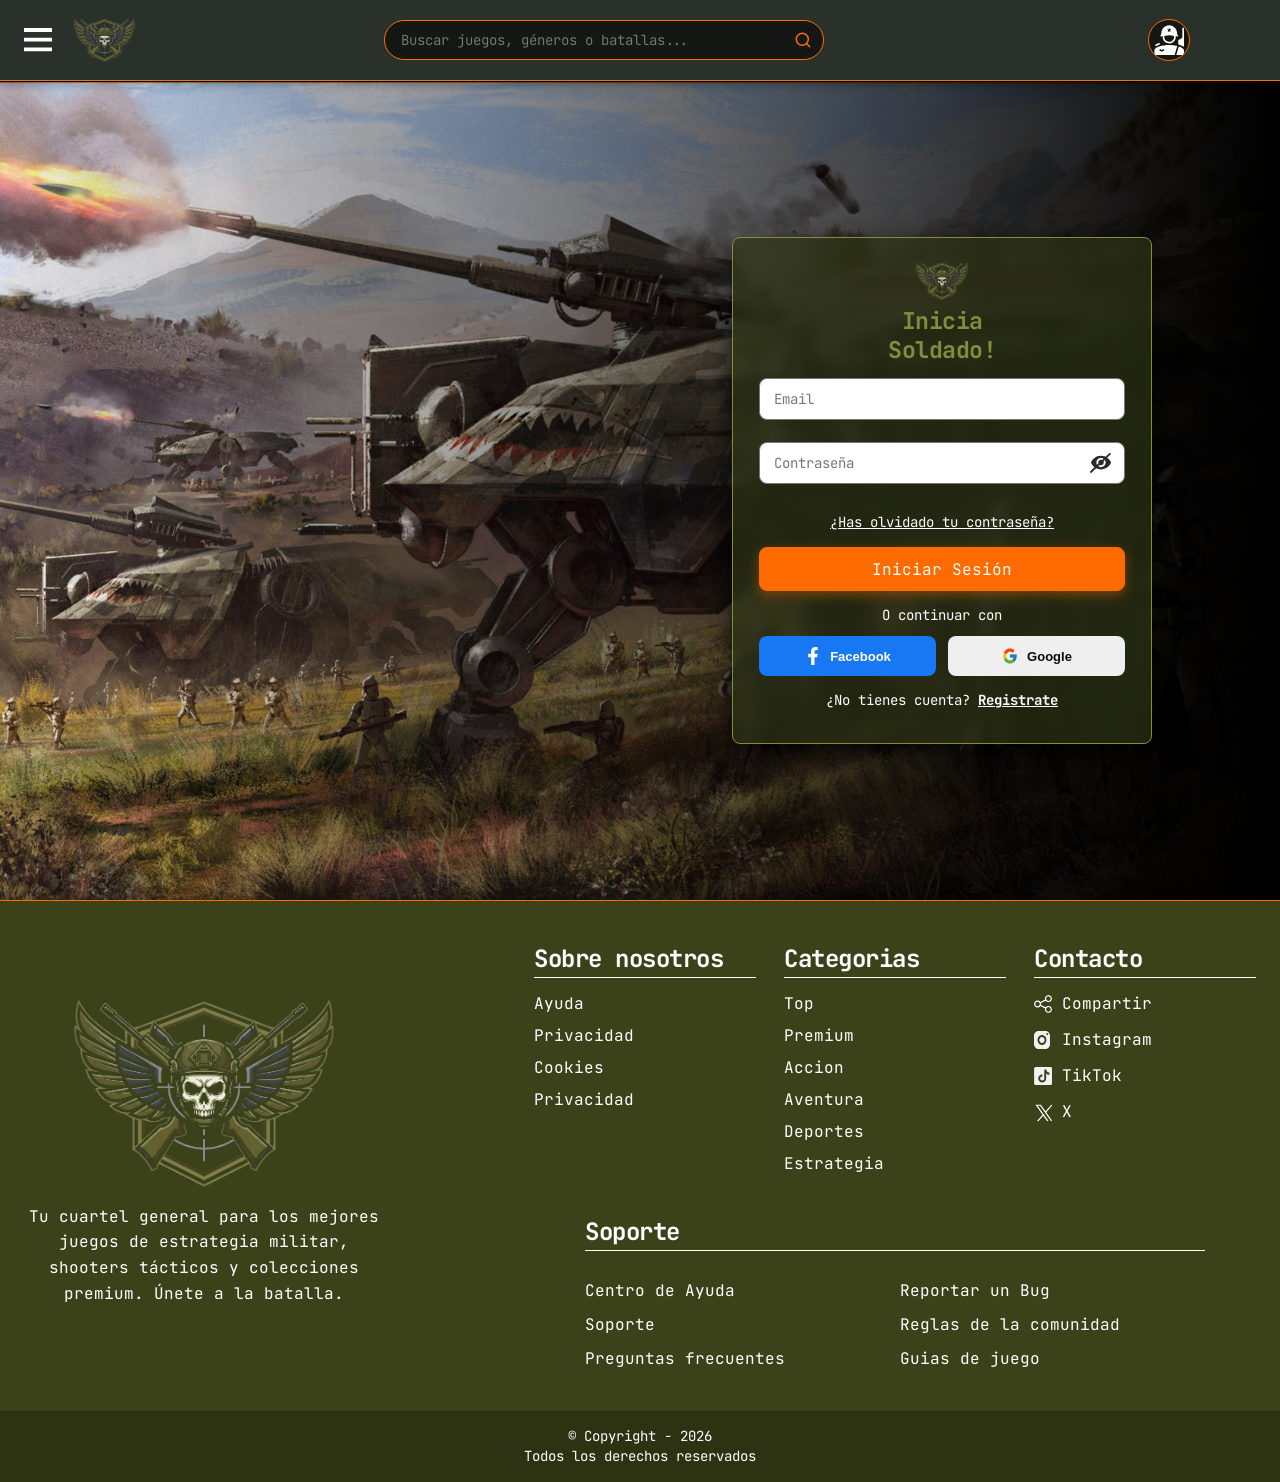
<file: login.html>
<!DOCTYPE html>
<html lang="es">
<head>
  <meta charset="UTF-8">
  <meta name="viewport" content="width=device-width, initial-scale=1.0">
  <title>Acceso Táctico — Base de Operaciones</title>
  
  <!-- ESTILOS DEL SISTEMA -->
  <link rel="stylesheet" href="css/variables.css">
  <link rel="stylesheet" href="css/base.css">
  <link rel="stylesheet" href="css/components/botones.css">
  <link rel="stylesheet" href="css/components/formularios.css">
  <link rel="stylesheet" href="css/components/navegacion.css">
  <link rel="stylesheet" href="css/components/footer.css">
  <link rel="stylesheet" href="css/login.css">
  <link rel="stylesheet" href="css/responsive.css">
</head>
<body class="pagina-auth-layout">

  <!-- BARRA DE NAVEGACION SUPERIOR NAVBAR -->
  <header class="nav-principal">
    <div class="nav-contenedor">
      
      <div class="nav-izquierda">
        <button id="btn-toggle-sidebar" aria-label="Abrir menú de navegación">
          <img src="assets/icons/menu.svg" alt="Menú lateral">
        </button>
        <a href="index.html" title="Ir a la página principal">
          <img src="assets/logo.png" alt="Logotipo Plataforma">
        </a>
      </div>

      <div class="nav-centro">
        <form role="search" onsubmit="event.preventDefault();">
          <input type="search" placeholder="Buscar juegos, géneros o batallas..." aria-label="Buscar juegos">
          <button type="submit" aria-label="Ejecutar búsqueda">
            <img src="assets/icons/icon-search.svg" alt="Buscar">
          </button>
        </form>
      </div>

      <!-- LADO DERECHO AVATAR CIRCULAR DEL SOLDADO Y MENU DESPLEGABLE -->
      <div class="nav-derecha">
        <div class="perfil-menu-contenedor">
          <button type="button" id="btn-perfil" aria-expanded="false" aria-haspopup="true" aria-controls="menu-perfil" aria-label="Abrir opciones de usuario">
            <img src="assets/icons/icon-profile.svg" alt="Avatar del soldado">
          </button>

          <div class="menu-desplegable-perfil" id="menu-perfil" role="menu" aria-label="Opciones de perfil">
            <ul>
              <li role="none"><a href="#" role="menuitem">Editar Perfil</a></li>
              <li role="none"><a href="#" role="menuitem">Biblioteca</a></li>
              <li role="none"><a href="login.html" role="menuitem">Cerrar Sesión</a></li>
            </ul>
          </div>
        </div>
      </div>

    </div>
  </header>

  <!-- SIDEBAR OFF CANVAS -->
  <div class="sidebar-overlay" id="sidebar-overlay"></div>
  <aside class="sidebar" id="sidebar">
    <header>
      <img src="assets/logo.png" alt="Logo" style="height: 36px;">
      <button id="btn-cerrar-sidebar" aria-label="Cerrar menú">
        <img src="assets/icons/icon-cerrar.svg" alt="Cerrar">
      </button>
    </header>

    <span>NAVEGACIÓN</span>
    <ul>
      <li><a href="index.html"><img src="assets/icons/icon-home.svg" alt=""><span>Inicio</span></a></li>
      <li><a href="index.html#top"><img src="assets/icons/icon-top.svg" alt=""><span>Top Juegos</span></a></li>
      <li><a href="index.html#premium"><img src="assets/icons/icon-premium.svg" alt=""><span>Juegos Premium</span></a></li>
      <li><a href="index.html#accion"><img src="assets/icons/icon-action.svg" alt=""><span>Acción</span></a></li>
      <li><a href="index.html#aventura"><img src="assets/icons/icon-adventure.svg" alt=""><span>Aventura</span></a></li>
      <li><a href="index.html#estrategia"><img src="assets/icons/icon-strategy.svg" alt=""><span>Estrategia</span></a></li>
      <li><a href="index.html#deportes"><img src="assets/icons/icon-sports.svg" alt=""><span>Deportes</span></a></li>
    </ul>
  </aside>

  <!-- SECCION CENTRAL FONDO BELICO Y PANEL DE ACCESO -->
  <main class="auth-hero-seccion modo-login" id="auth-seccion">
    
    <article class="panel-auth" id="panel-autenticacion">
      <div class="overlay-exito" aria-hidden="true">
        <div class="marca-exito">
          <div class="lado-corto"></div>
          <div class="lado-largo"></div>
        </div>
      </div>
      
      <!-- LOGO DEL PANEL -->
      <header>
        <img src="assets/logo.png" alt="Insignia República">
        <h1 id="auth-titulo">Inicia<br>Soldado!</h1>
      </header>

      <!-- FORMULARIO DE LOGIN INICIAR SESION -->
      <form id="form-login" novalidate action="index.html" method="GET">
        
        <!-- CAMPO EMAIL -->
        <div>
          <input type="email" id="login-email" name="email" placeholder="Email" required autocomplete="email">
          <small class="msg-error">Ingresa un correo electrónico válido</small>
        </div>

        <!-- CAMPO CONTRASENA -->
        <div>
          <div class="campo-password">
            <input type="password" id="login-password" name="password" placeholder="Contraseña" required minlength="8" autocomplete="current-password">
            <button type="button" class="btn-toggle-password" aria-label="Mostrar contraseña" data-target="login-password">
              <img src="assets/icons/icon-eye-off.svg" alt="Mostrar u ocultar clave">
            </button>
          </div>
          <small class="msg-error">Mínimo 8 caracteres</small>
        </div>

        <!-- ENLACE OLVIDO -->
        <a href="#">¿Has olvidado tu contraseña?</a>

        <!-- BOTON SUBMIT -->
        <button type="submit" class="btn-auth-submit" id="btn-submit-login">
          Iniciar Sesión
        </button>

        <!-- TEXTO O CONTINUAR CON -->
        <p class="auth-separador-texto">O continuar con</p>

        <!-- BOTONES SOCIALES LADO A LADO FIGMA -->
        <div class="auth-sociales">
          <button type="button">
            <img src="assets/icons/icon-facebook.svg" alt="Facebook">
            Facebook
          </button>
          <button type="button">
            <img src="assets/icons/icon-google.svg" alt="Google">
            Google
          </button>
        </div>

        <!-- TOGGLE HACIA REGISTRO -->
        <p class="auth-toggle-footer">
          ¿No tienes cuenta? 
          <a href="#registro" id="link-ir-registro">Registrate</a>
        </p>
      </form>

      <!-- FORMULARIO DE REGISTRO -->
      <form id="form-registro" class="oculto" novalidate action="index.html" method="GET">
        <div>
          <label for="reg-nombre">Nombre <span class="campo-obligatorio">*</span></label>
          <input type="text" id="reg-nombre" name="nombre" placeholder="Nombre" required>
          <small class="msg-error">El nombre es obligatorio</small>
        </div>

        <div>
          <label for="reg-apellido">Apellido <span class="campo-obligatorio">*</span></label>
          <input type="text" id="reg-apellido" name="apellido" placeholder="Apellido" required>
          <small class="msg-error">El apellido es obligatorio</small>
        </div>

        <div>
          <label for="reg-edad">Edad <span class="campo-obligatorio">*</span></label>
          <input type="number" id="reg-edad" name="edad" placeholder="Edad" min="13" max="99" required>
          <small class="msg-error">Debes tener entre 13 y 99 años</small>
        </div>

        <div>
          <label for="reg-email">Email <span class="campo-obligatorio">*</span></label>
          <input type="email" id="reg-email" name="email" placeholder="Email" required>
          <small class="msg-error">Ingresa un correo electrónico válido</small>
        </div>

        <div>
          <label for="reg-usuario">Usuario</label>
          <input type="text" id="reg-usuario" name="usuario" placeholder="Usuario">
        </div>

        <div>
          <label for="reg-password">Contraseña <span class="campo-obligatorio">*</span></label>
          <div class="campo-password">
            <input type="password" id="reg-password" name="password" placeholder="Contraseña" required minlength="8">
            <button type="button" class="btn-toggle-password" aria-label="Mostrar contraseña" data-target="reg-password">
              <img src="assets/icons/icon-eye-off.svg" alt="Mostrar u ocultar clave">
            </button>
          </div>
          <small class="msg-error">Mínimo 8 caracteres</small>
        </div>

        <div>
          <label for="reg-password-repeat">Repetir contraseña <span class="campo-obligatorio">*</span></label>
          <div class="campo-password">
            <input type="password" id="reg-password-repeat" name="password_repeat" placeholder="Contraseña" required minlength="8">
            <button type="button" class="btn-toggle-password" aria-label="Mostrar contraseña" data-target="reg-password-repeat">
              <img src="assets/icons/icon-eye-off.svg" alt="Mostrar u ocultar clave">
            </button>
          </div>
          <small class="msg-error">Las contraseñas deben coincidir</small>
        </div>

        <!-- CHECKBOX TERMINOS -->
        <label class="grupo-checkbox">
          <input type="checkbox" id="reg-terminos" required>
          <span>Aceptas los <a href="#">Términos de la plataforma</a> y la aplicacion del <a href="#">Aviso de privacidad</a>.</span>
        </label>

        <!-- RECAPTCHA CARD -->
        <div class="recaptcha-card">
          <label>
            <input type="checkbox" id="recaptcha-mock" required>
            <span>No soy un robot</span>
          </label>
          <div class="recaptcha-logo-contenedor">
            <img src="assets/icons/recaptcha.svg" alt="reCAPTCHA">
          </div>
        </div>

        <!-- BOTON REGISTRARSE -->
        <button type="submit" class="btn-auth-submit" id="btn-submit-registro">
          Registrarse
        </button>

        <!-- TOGGLE HACIA LOGIN -->
        <p class="auth-toggle-footer">
          ¿Tienes una cuenta? 
          <a href="#login" id="link-ir-login">Inicia sesión</a>
        </p>

      </form>

    </article>

  </main>

  <!-- FAT FOOTER INSTITUCIONAL -->
  <footer class="footer-principal">
    <div class="footer-contenedor">
       
      <!-- CAJA MARCA Y DESCRIPCION -->
      <div class="footer-marca">
        <img src="assets/logo.png" alt="Logotipo Plataforma">
        <p>
          Tu cuartel general para los mejores juegos de estrategia militar, shooters tácticos y colecciones premium. Únete a la batalla.
        </p>
      </div>

      <!-- CAJA CONTENEDOR DE LINKS GRID -->
      <div class="footer-links-grid">
        <div>
          <h4>Sobre nosotros</h4>
          <ul>
            <li><a href="#">Ayuda</a></li>
            <li><a href="#">Privacidad</a></li>
            <li><a href="#">Cookies</a></li>
            <li><a href="#">Privacidad</a></li>
          </ul>
        </div>

        <div>
          <h4>Categorias</h4>
          <ul>
            <li><a href="index.html#top">Top</a></li>
            <li><a href="index.html#premium">Premium</a></li>
            <li><a href="index.html#accion">Accion</a></li>
            <li><a href="index.html#aventura">Aventura</a></li>
            <li><a href="index.html#deportes">Deportes</a></li>
            <li><a href="index.html#estrategia">Estrategia</a></li>
          </ul>
        </div>

        <div>
          <h4>Contacto</h4>
          <ul>
            <li><a href="#"><img src="assets/icons/icon-share.svg" alt=""> Compartir</a></li>
            <li><a href="#"><img src="assets/icons/icon-instagram.svg" alt=""> Instagram</a></li>
            <li><a href="#"><img src="assets/icons/icon-tiktok.svg" alt=""> TikTok</a></li>
            <li><a href="#"><img src="assets/icons/icon-x.svg" alt=""> X</a></li>
          </ul>
        </div>

        <!-- SECCION SOPORTE DENTRO DEL BLOQUE DE NAVEGACION -->
        <div class="footer-soporte">
          <h4>Soporte</h4>
          <div>
            <a href="#">Centro de Ayuda</a>
            <a href="#">Reportar un Bug</a>
            <a href="#">Soporte</a>
            <a href="#">Reglas de la comunidad</a>
            <a href="#">Preguntas frecuentes</a>
            <a href="#">Guias de juego</a>
          </div>
        </div>
      </div>

    </div>

    <!-- BARRA INFERIOR -->
    <div class="footer-bottom">
      <p>© Copyright - 2026</p>
      <p>Todos los derechos reservados</p>
    </div>
  </footer>

  <script src="js/auth.js"></script>
  <script src="js/main.js"></script>
</body>
</html>
</file>
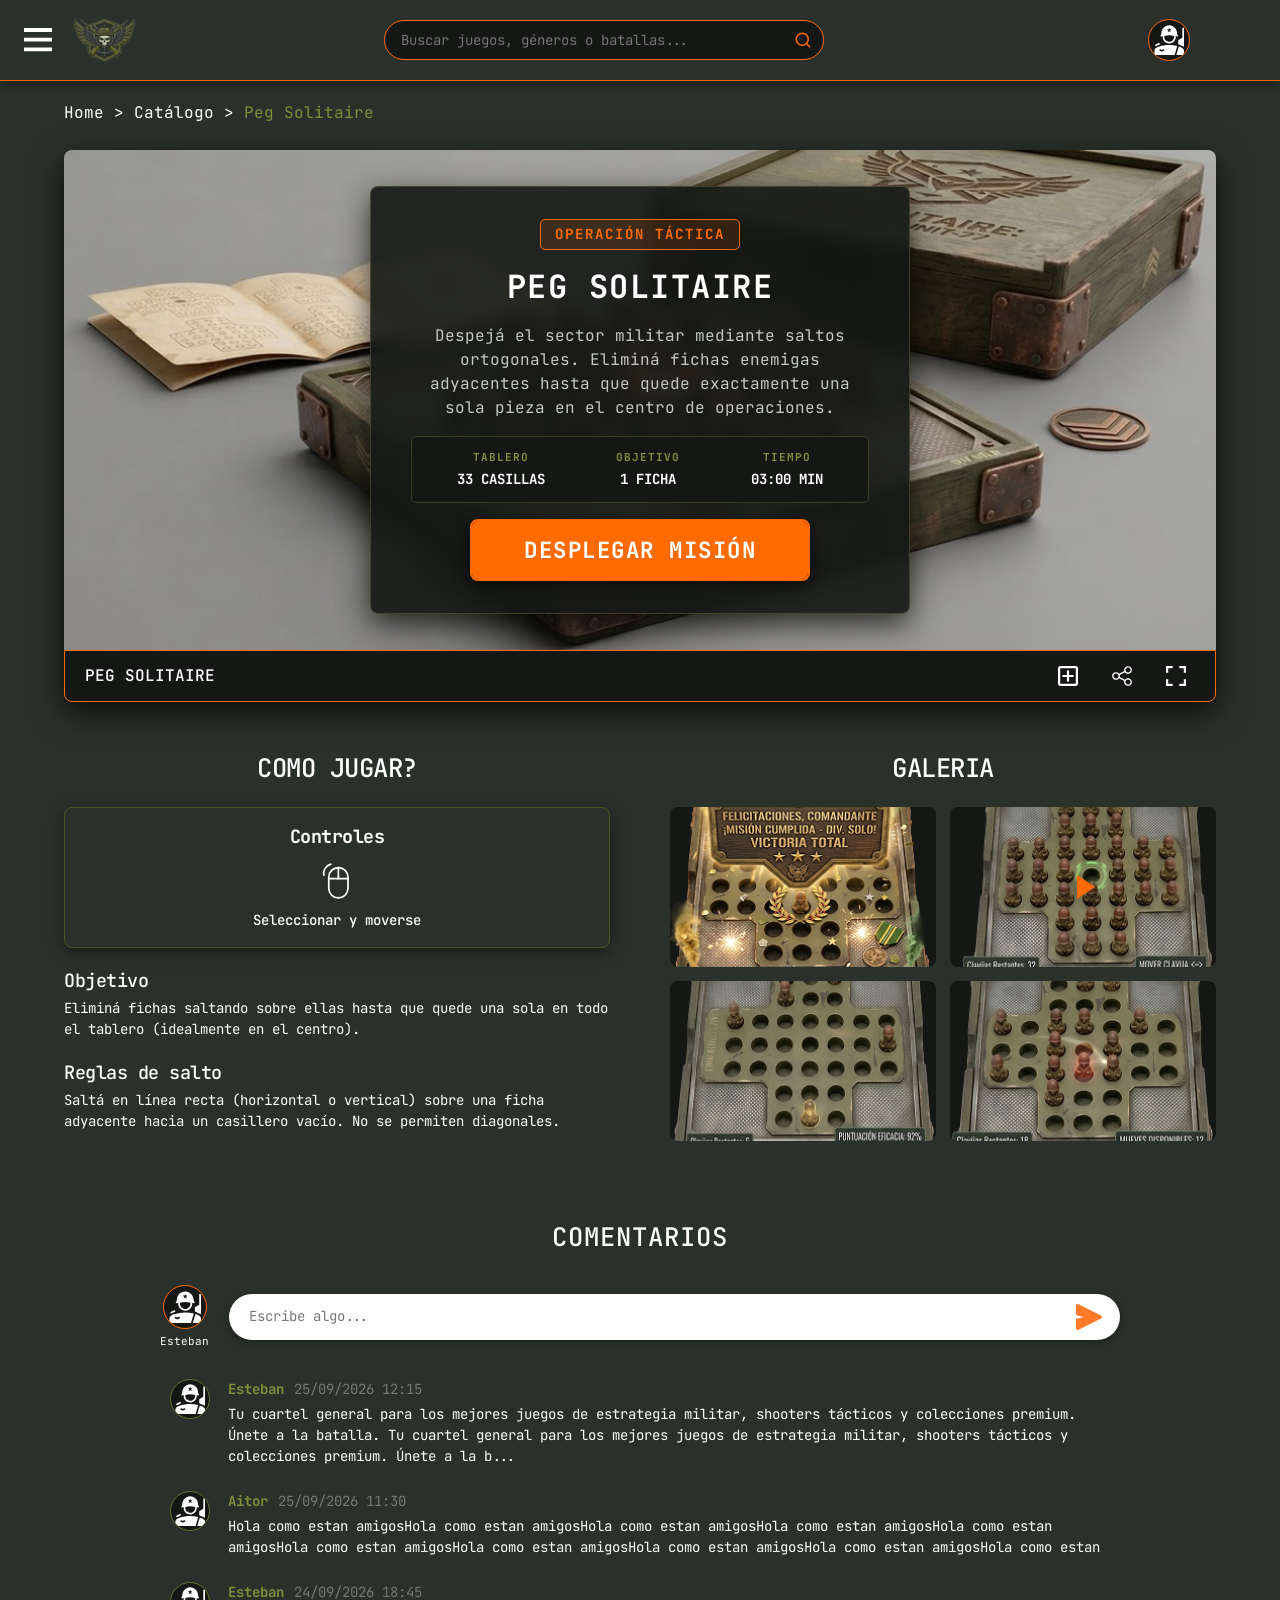
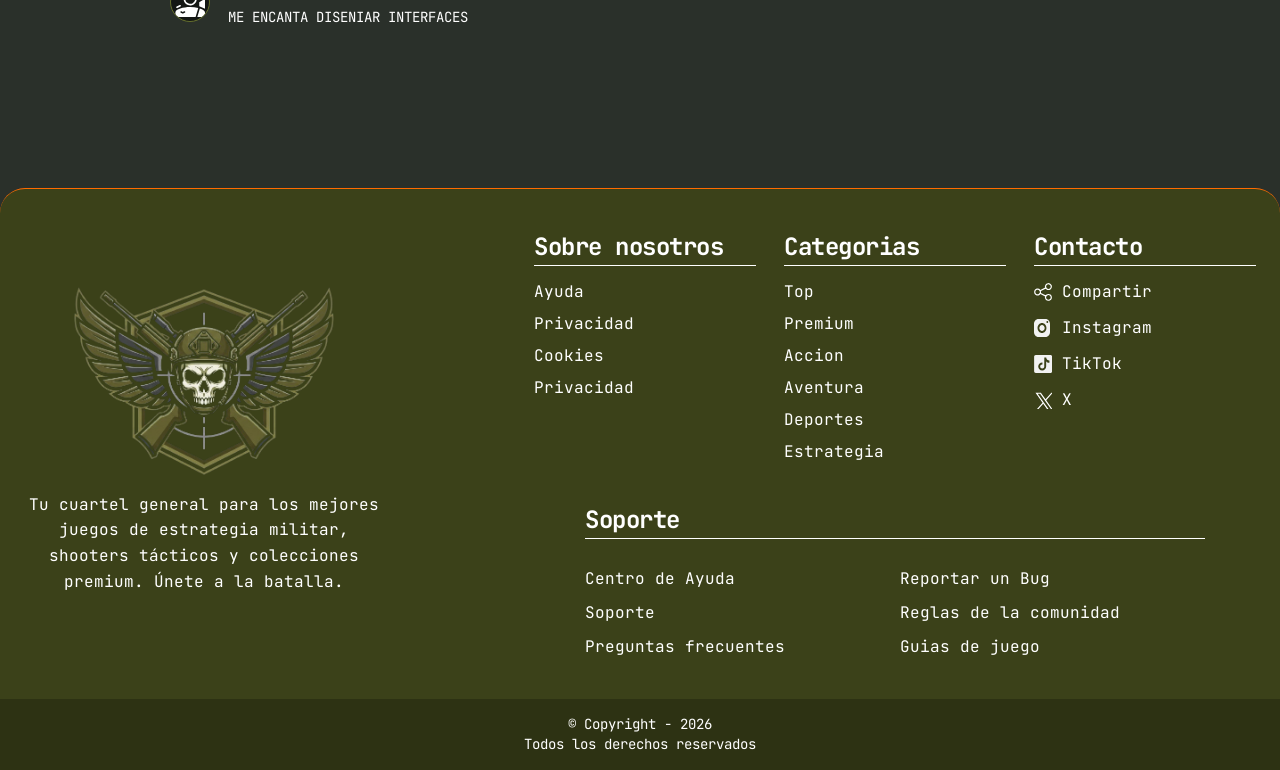
<file: pegsolitaire.html>
<!DOCTYPE html>
<html lang="es">
<head>
  <meta charset="UTF-8">
  <meta name="viewport" content="width=device-width, initial-scale=1.0">
  <title>Peg Solitaire — Sala de Juego</title>
  
  <!-- ESTILOS DEL SISTEMA -->
  <link rel="stylesheet" href="css/variables.css">
  <link rel="stylesheet" href="css/base.css">
  <link rel="stylesheet" href="css/components/botones.css">
  <link rel="stylesheet" href="css/components/formularios.css">
  <link rel="stylesheet" href="css/components/navegacion.css">
  <link rel="stylesheet" href="css/components/comentarios.css">
  <link rel="stylesheet" href="css/components/footer.css">
  <link rel="stylesheet" href="css/game.css">
  <link rel="stylesheet" href="css/responsive.css">
</head>
<body>

  <!-- BARRA DE NAVEGACION SUPERIOR NAVBAR -->
  <header class="nav-principal">
    <div class="nav-contenedor">
      
      <div class="nav-izquierda">
        <button id="btn-toggle-sidebar" aria-label="Abrir menú de navegación">
          <img src="assets/icons/menu.svg" alt="Menú lateral">
        </button>
        <a href="index.html" title="Volver a la página principal">
          <img src="assets/logo.png" alt="Logotipo Plataforma">
        </a>
      </div>

      <div class="nav-centro">
        <form role="search" onsubmit="event.preventDefault();">
          <input type="search" placeholder="Buscar juegos, géneros o batallas..." aria-label="Buscar juegos">
          <button type="submit" aria-label="Ejecutar búsqueda">
            <img src="assets/icons/icon-search.svg" alt="Buscar">
          </button>
        </form>
      </div>

      <!-- LADO DERECHO AVATAR CIRCULAR DEL SOLDADO Y MENU DESPLEGABLE -->
      <div class="nav-derecha">
        <div class="perfil-menu-contenedor">
          <button type="button" id="btn-perfil" aria-expanded="false" aria-haspopup="true" aria-controls="menu-perfil" aria-label="Abrir opciones de usuario">
            <img src="assets/icons/icon-profile.svg" alt="Avatar del soldado">
          </button>

          <div class="menu-desplegable-perfil" id="menu-perfil" role="menu" aria-label="Opciones de perfil">
            <ul>
              <li role="none"><a href="#" role="menuitem">Editar Perfil</a></li>
              <li role="none"><a href="#" role="menuitem">Biblioteca</a></li>
              <li role="none"><a href="login.html" role="menuitem">Cerrar Sesión</a></li>
            </ul>
          </div>
        </div>
      </div>

    </div>
  </header>

  <!-- SIDEBAR OFF CANVAS -->
  <div class="sidebar-overlay" id="sidebar-overlay"></div>
  <aside class="sidebar" id="sidebar">
    <header>
      <img src="assets/logo.png" alt="Logo" style="height: 36px;">
      <button id="btn-cerrar-sidebar" aria-label="Cerrar menú">
        <img src="assets/icons/icon-cerrar.svg" alt="Cerrar">
      </button>
    </header>
    <span>Navegación</span>
    <ul>
      <li><a href="index.html"><img src="assets/icons/icon-home.svg" alt=""><span>Inicio</span></a></li>
      <li><a href="index.html#top"><img src="assets/icons/icon-top.svg" alt=""><span>Top Juegos</span></a></li>
      <li class="activo"><a href="index.html#premium"><img src="assets/icons/icon-premium.svg" alt=""><span>Juegos Premium</span></a></li>
      <li><a href="index.html#accion"><img src="assets/icons/icon-action.svg" alt=""><span>Acción</span></a></li>
      <li><a href="index.html#aventura"><img src="assets/icons/icon-adventure.svg" alt=""><span>Aventura</span></a></li>
      <li><a href="index.html#estrategia"><img src="assets/icons/icon-strategy.svg" alt=""><span>Estrategia</span></a></li>
      <li><a href="index.html#deportes"><img src="assets/icons/icon-sports.svg" alt=""><span>Deportes</span></a></li>
    </ul>
  </aside>

  <!-- CONTENIDO PRINCIPAL EJECUCION DE JUEGO -->
  <main class="pagina-juego-main">

    <!-- BREADCRUMBS -->
    <nav class="breadcrumbs" aria-label="Ruta de navegación">
      <a href="index.html">Home</a> &gt; <a href="index.html#top" id="game-breadcrumb-categoria">Catálogo</a> &gt; <span id="game-breadcrumb-titulo">Peg Solitaire</span>
    </nav>

    <!-- AREA DE EJECUCION DEL JUEGO X CON SPLASH Y CANVAS -->
    <section class="area-ejecucion-juego" aria-label="Área de Juego">
      
      <div id="game-splash-pantalla">
        <!-- CANVAS NATIVO 800x500 (SIN SCROLL EN FULL HD) -->
        <canvas id="canvas-pegsolitaire" width="800" height="500"></canvas>

        <!-- SPLASH MILITAR INICIAL CON BRIEFING Y BOTON JUGAR -->
        <div class="solitaire-splash-contenido" id="solitaire-splash-menu">
          <div class="solitaire-splash-badge">OPERACIÓN TÁCTICA</div>
          <h2 class="solitaire-splash-titulo">PEG SOLITAIRE</h2>
          <p class="solitaire-splash-desc">
            Despejá el sector militar mediante saltos ortogonales. Eliminá fichas enemigas adyacentes hasta que quede exactamente una sola pieza en el centro de operaciones.
          </p>
          <div class="solitaire-splash-stats-preview">
            <div class="solitaire-preview-item">
              <span>TABLERO</span>
              <strong>33 CASILLAS</strong>
            </div>
            <div class="solitaire-preview-item">
              <span>OBJETIVO</span>
              <strong>1 FICHA</strong>
            </div>
            <div class="solitaire-preview-item">
              <span>TIEMPO</span>
              <strong>03:00 MIN</strong>
            </div>
          </div>
          <button id="btn-iniciar-partida" class="btn-solitaire-jugar" title="Iniciar misión en el tablero">
            DESPLEGAR MISIÓN
          </button>
        </div>

        <!-- MODAL DE FIN DE PARTIDA (VICTORIA / DERROTA) -->
        <div class="solitaire-modal-fin" id="modal-fin-partida" style="display: none;" role="dialog" aria-modal="true" aria-labelledby="modal-fin-titulo">
          <div class="solitaire-modal-contenido">
            <div class="solitaire-modal-icono" id="modal-fin-icono">🎖️</div>
            <h3 id="modal-fin-titulo">¡VICTORIA TÁCTICA!</h3>
            <p id="modal-fin-mensaje">Has despejado el sector militar con éxito.</p>
            
            <div class="solitaire-modal-stats">
              <div class="solitaire-stat-item">
                <span class="solitaire-stat-label">TIEMPO</span>
                <span class="solitaire-stat-valor" id="modal-fin-tiempo">01:45</span>
              </div>
              <div class="solitaire-stat-item">
                <span class="solitaire-stat-label">FICHAS RESTANTES</span>
                <span class="solitaire-stat-valor" id="modal-fin-fichas">1 Ficha</span>
              </div>
            </div>

            <div class="solitaire-modal-botones">
              <button type="button" id="btn-modal-reintentar" class="btn-solitaire-modal-accion">Jugar de Nuevo</button>
              <button type="button" class="btn-solitaire-modal-secundario" onclick="window.location.href='index.html'">Volver al Home</button>
            </div>
          </div>
        </div>

        <!-- AVISO DE PANTALLA PEQUENA (SOLO ESCRITORIO CON MOUSE) -->
        <div class="solitaire-aviso-pantalla-pequena" aria-hidden="true">
          <h3>PANTALLA DE ESCRITORIO REQUERIDA</h3>
          <p>PEG SOLITAIRE está diseñado para jugarse en pantalla de escritorio con mouse (vía Drag &amp; Drop de precisión). Agrandá la ventana para jugar.</p>
        </div>
      </div>

      <!-- BARRA DE EJECUCION INFERIOR -->
      <div class="barra-ejecucion">
        <span id="game-barra-titulo">PEG SOLITAIRE</span>

        <!-- HUD DE JUEGO (OCULTO EN SPLASH, VISIBLE EN JUEGO) -->
        <div class="solitaire-hud" id="solitaire-hud" style="display: none;">
          <button type="button" id="btn-solitaire-salir" class="btn-solitaire-salir" title="Salir al menú principal">
            ← Salir
          </button>
          
          <div class="solitaire-hud-info">
            <span class="solitaire-hud-fichas" id="solitaire-fichas-restantes">32 Fichas</span>
            <div class="solitaire-timer-wrapper">
              <span class="solitaire-timer" id="solitaire-timer">03:00</span>
            </div>
          </div>

          <!-- SELECTOR DE SKINS TEMATICOS -->
          <div class="solitaire-skin-selector" aria-label="Seleccionar diseño de ficha">
            <span class="solitaire-skin-label">SKIN:</span>
            <button type="button" class="solitaire-btn-skin activo" data-skin="medalla" title="Medallas Militares">
              <img src="assets/images/pegsolitaire/ficha-medalla.png" alt="Medalla">
            </button>
            <button type="button" class="solitaire-btn-skin" data-skin="granada" title="Granadas Tácticas">
              <img src="assets/images/pegsolitaire/ficha-granada.png" alt="Granada">
            </button>
            <button type="button" class="solitaire-btn-skin" data-skin="insignia" title="Insignias de Rango">
              <img src="assets/images/pegsolitaire/ficha-insignia.png" alt="Insignia">
            </button>
          </div>

          <button type="button" id="btn-solitaire-reiniciar" class="btn-solitaire-reiniciar" title="Reiniciar partida actual">
            ↺ Reiniciar
          </button>
        </div>

        <div class="barra-ejecucion-acciones">
          <div class="barra-ejecucion-iconos">
            <!-- ICONO GUARDAR EN FAVORITOS -->
            <button id="btn-guardar-juego" title="Guardar">
              <img src="assets/icons/icon-save.svg" alt="Guardar">
            </button>

            <!-- ICONO COMPARTIR -->
            <button id="btn-compartir-juego" title="Compartir">
              <img src="assets/icons/icon-share.svg" alt="Compartir">
            </button>

            <!-- ICONO PANTALLA COMPLETA -->
            <button id="btn-fullscreen" title="Pantalla Completa">
              <img src="assets/icons/icon-fullscreen.svg" alt="Pantalla Completa">
            </button>
          </div>
        </div>
      </div>

    </section>

    <!-- SECCION COMO JUGAR Y GALERIA MULTIMEDIA -->
    <section class="seccion-about-juego" aria-label="Instrucciones y Galería">
      
      <!-- COLUMNA INSTRUCCIONES Y CONTROLES RESUMIDOS -->
      <div class="contenedor-instrucciones">
        <h2>COMO JUGAR?</h2>
        
        <div class="lista-reglas">
          <!-- TARJETA DE CONTROLES RESUMIDA CON MOUSE -->
          <div class="card-controles">
            <h3>Controles</h3>
            <img src="assets/icons/icon-mouse.svg" alt="Controles con mouse">
            <p>Seleccionar y moverse</p>
          </div>

          <article>
            <h3>Objetivo</h3>
            <p>Eliminá fichas saltando sobre ellas hasta que quede una sola en todo el tablero (idealmente en el centro).</p>
          </article>

          <article>
            <h3>Reglas de salto</h3>
            <p>Saltá en línea recta (horizontal o vertical) sobre una ficha adyacente hacia un casillero vacío. No se permiten diagonales.</p>
          </article>
        </div>
      </div>

      <!-- COLUMNA GALERIA X -->
      <div class="contenedor-galeria">
        <h2>GALERIA</h2>
        
        <div class="galeria-grilla">
          <div>
            <img src="assets/images/images_game/juego1.png" alt="Despliegue inicial">
          </div>
          
          <div>
            <img src="assets/images/images_game/juego2.png" alt="Avance táctico">
            <!-- BOTON NARANJA DE PLAY CENTRADO -->
            <div class="btn-galeria-play" title="Ver jugada">
              <svg width="48" height="48" viewBox="0 0 48 48" fill="none">
                <polygon points="18,12 36,24 18,36" fill="#FF6B00"></polygon>
              </svg>
            </div>
          </div>

          <div>
            <img src="assets/images/images_game/juego3.png" alt="Objetivo final">
          </div>

          <div>
            <img src="assets/images/images_game/juego4.png" alt="Victoria total">
          </div>
        </div>
      </div>

    </section>

    <!-- SECCION COMENTARIOS -->
    <section class="seccion-comentarios" aria-label="Comentarios">
      <h2>COMENTARIOS</h2>

      <!-- FORMULARIO DE ENTRADA AVATAR CON NOMBRE ABAJO BARRA BLANCA PILDORA -->
      <form class="comentario-form" id="form-nuevo-comentario" onsubmit="event.preventDefault();">
        <div class="comentario-autor-actual">
          <div>
            <img src="assets/icons/icon-profile.svg" alt="Esteban">
          </div>
          <span>Esteban</span>
        </div>

        <div class="comentario-input-barra">
          <textarea placeholder="Escribe algo..." id="input-comentario"></textarea>
         
          <button type="button" aria-label="Enviar comentario">
            <img src="assets/icons/icon-send.svg" alt="Enviar">
          </button>
        </div>
      </form>

      <!-- LISTA ABIERTA DE COMENTARIOS -->
      <div class="comentarios-lista" id="lista-comentarios">
        
        <!-- COMENTARIO ESTEBAN -->
        <article class="comentario-item">
          <div>
            <img src="assets/icons/icon-profile.svg" alt="Esteban">
          </div>
          <div>
            <header>
              <strong>Esteban</strong>
              <time>25/09/2026 12:15</time>
            </header>
            <p>
              Tu cuartel general para los mejores juegos de estrategia militar, shooters tácticos y colecciones premium. Únete a la batalla. Tu cuartel general para los mejores juegos de estrategia militar, shooters tácticos y colecciones premium. Únete a la b...
            </p>
          </div>
        </article>

        <!-- COMENTARIO AITOR -->
        <article class="comentario-item">
          <div>
            <img src="assets/icons/icon-profile.svg" alt="Aitor">
          </div>
          <div>
            <header>
              <strong>Aitor</strong>
              <time>25/09/2026 11:30</time>
            </header>
            <p>
              Hola como estan amigosHola como estan amigosHola como estan amigosHola como estan amigosHola como estan amigosHola como estan amigosHola como estan amigosHola como estan amigosHola como estan amigosHola como estan
            </p>
          </div>
        </article>

        <!-- COMENTARIO ESTEBAN -->
        <article class="comentario-item">
          <div>
            <img src="assets/icons/icon-profile.svg" alt="Esteban">
          </div>
          <div>
            <header>
              <strong>Esteban</strong>
              <time>24/09/2026 18:45</time>
            </header>
            <p>
              ME ENCANTA DISENIAR INTERFACES
            </p>
          </div>
        </article>

      </div>
    </section>

  </main>

  <!-- FAT FOOTER INSTITUCIONAL -->
  <footer class="footer-principal">
    <div class="footer-contenedor">
       
      <!-- CAJA MARCA Y DESCRIPCION -->
      <div class="footer-marca">
        <img src="assets/logo.png" alt="Logotipo Plataforma">
        <p>
          Tu cuartel general para los mejores juegos de estrategia militar, shooters tácticos y colecciones premium. Únete a la batalla.
        </p>
      </div>

      <!-- CAJA CONTENEDOR DE LINKS GRID -->
      <div class="footer-links-grid">
        <div>
          <h4>Sobre nosotros</h4>
          <ul>
            <li><a href="#">Ayuda</a></li>
            <li><a href="#">Privacidad</a></li>
            <li><a href="#">Cookies</a></li>
            <li><a href="#">Privacidad</a></li>
          </ul>
        </div>

        <div>
          <h4>Categorias</h4>
          <ul>
            <li><a href="index.html#top">Top</a></li>
            <li><a href="index.html#premium">Premium</a></li>
            <li><a href="index.html#accion">Accion</a></li>
            <li><a href="index.html#aventura">Aventura</a></li>
            <li><a href="index.html#deportes">Deportes</a></li>
            <li><a href="index.html#estrategia">Estrategia</a></li>
          </ul>
        </div>

        <div>
          <h4>Contacto</h4>
          <ul>
            <li><a href="#"><img src="assets/icons/icon-share.svg" alt=""> Compartir</a></li>
            <li><a href="#"><img src="assets/icons/icon-instagram.svg" alt=""> Instagram</a></li>
            <li><a href="#"><img src="assets/icons/icon-tiktok.svg" alt=""> TikTok</a></li>
            <li><a href="#"><img src="assets/icons/icon-x.svg" alt=""> X</a></li>
          </ul>
        </div>

        <!-- SECCION SOPORTE DENTRO DEL BLOQUE DE NAVEGACION -->
        <div class="footer-soporte">
          <h4>Soporte</h4>
          <div>
            <a href="#">Centro de Ayuda</a>
            <a href="#">Reportar un Bug</a>
            <a href="#">Soporte</a>
            <a href="#">Reglas de la comunidad</a>
            <a href="#">Preguntas frecuentes</a>
            <a href="#">Guias de juego</a>
          </div>
        </div>
      </div>

    </div>

    <!-- BARRA INFERIOR -->
    <div class="footer-bottom">
      <p>© Copyright - 2026</p>
      <p>Todos los derechos reservados</p>
    </div>
  </footer>

  <script src="js/api.js"></script>
  <script src="js/main.js"></script>

  <!-- PEG SOLITAIRE — Módulo MVC (Scripts Clásicos) -->
  <script src="js/pegsolitaire/configuracion.js"></script>
  <script src="js/pegsolitaire/SolitaireModel.js"></script>
  <script src="js/pegsolitaire/Ficha.js"></script>
  <script src="js/pegsolitaire/Casillero.js"></script>
  <script src="js/pegsolitaire/TableroView.js"></script>
  <script src="js/pegsolitaire/pegsolitaire.js"></script>
</body>
</html>
</file>
<file: css/variables.css>
/* VARIABLES Y TOKENS DE DISENO ESTETICA MILITAR CLONE WARS BASADO EN EL DESIGN SYSTEM DE FIGMA FILE KEY LI LH D OYOSSGXW EPN */

:root {
  /* PALETA CROMATICA PRIMARIA VERDE MILITAR */
  --color-primario: #4B5320;
  --color-primario-claro: #828E3B;
  --color-primario-claro2: #66702D;
  --color-primario-oscuro: #3B4119;
  --color-primario-oscuro2: #2D3213;

  /* PALETA SECUNDARIA NARANJA TACTICO */
  --color-secundario: #FF6B00;

  /* SUPERFICIES Y FONDOS */
  --color-fondo: #2A302A;
  --color-superficie-oscura: #141714;
  --color-overlay-modal: rgba(10, 13, 10, 0.78);
  --color-modal-fondo: #262E27;
  --color-modal-caja-precio: #1B211C;
  --color-modal-desc: #C2C8C2;

  /* COLORES DE ESTADO Y TERCEROS */
  --color-premium: #E5B80B;
  --color-error: #E53935;
  --color-exito: #4CAF50;
  --color-facebook: #1877F2;
  --color-google-fondo: #EFEFEF;
  --color-recaptcha-fondo: #F9F9F9;
  --color-recaptcha-borde: #D3D3D3;
  --color-recaptcha-azul: #1A73E8;
  --color-recaptcha-texto: #222222;

  /* COLORES NEUTROS Y TEXTOS */
  --color-blanco: #FFFFFF;
  --color-gris-neutro: #777777;
  --color-negro: #0A0D0A;

  /* TIPOGRAFIAS */
  --fuente-principal: 'JetBrains Mono', monospace;

  /* TAMANOS DE FUENTE */
  --tamano-h1: 64px;
  --tamano-h2: 48px;
  --tamano-h3: 24px;
  --tamano-body: 16px;
  --tamano-small: 14px;

  /* BORDER RADIUS */
  --radio-sm: 5px;
  --radio-md: 8px;
  --radio-lg: 16px;
  --radio-card: 25px;
  --radio-redondo: 50%;

  /* GRADIENTES */
  --gradiente-fondo-login: linear-gradient(to left, rgba(0, 0, 0, 1), transparent);
  --gradiente-fondo-registro: linear-gradient(to right, rgba(0, 0, 0, 1), transparent);

  /* DIMENSIONES DEL LAYOUT */
  --ancho-maximo: 1440px;
  --altura-nav: 81px;
  --ancho-sidebar: 260px;

  /* JUEGO BLOCKA */
  --color-grilla-blocka: rgba(255, 255, 255, 0.15);
  --color-pieza-hover: rgba(255, 107, 0, 0.5);
  --color-victoria-glow: rgba(76, 175, 80, 0.6);

  /* JUEGO PEG SOLITAIRE */
  --color-solitaire-ambar: #FFAA00;
  --color-solitaire-ambar-glow: rgba(255, 170, 0, 0.45);
  --color-solitaire-bg-overlay: rgba(14, 17, 14, 0.94);
  --color-solitaire-panel-bg: rgba(20, 24, 20, 0.9);
  --color-solitaire-borde-panel: rgba(130, 142, 59, 0.35);
  --color-solitaire-borde-activo: #FF6B00;
  --color-solitaire-texto-secundario: #C2C8C2;
}
</file>
<file: css/base.css>
/* ESTILOS BASE RESET Y TIPOGRAFIA GLOBAL */

/* TIPOGRAFIA LOCAL AUTOCONTENIDA JETBRAINS MONO */
@font-face {
  font-family: 'JetBrains Mono';
  font-style: normal;
  font-weight: 300;
  font-display: swap;
  src: url('../assets/fonts/JetBrainsMono-Light.ttf') format('truetype');
}

@font-face {
  font-family: 'JetBrains Mono';
  font-style: normal;
  font-weight: 400;
  font-display: swap;
  src: url('../assets/fonts/JetBrainsMono-Regular.ttf') format('truetype');
}

@font-face {
  font-family: 'JetBrains Mono';
  font-style: normal;
  font-weight: 500;
  font-display: swap;
  src: url('../assets/fonts/JetBrainsMono-Medium.ttf') format('truetype');
}

@font-face {
  font-family: 'JetBrains Mono';
  font-style: normal;
  font-weight: 700;
  font-display: swap;
  src: url('../assets/fonts/JetBrainsMono-Bold.ttf') format('truetype');
}

/* RESET ESTRICTO */
*,
*::before,
*::after {
  box-sizing: border-box;
  margin: 0;
  padding: 0;
}

/* RAIZ DEL DOCUMENTO */
html {
  color-scheme: dark;
  font-size: 16px;
  scroll-behavior: smooth;
}

body {
  min-height: 100vh;
  overflow-x: hidden;

  background-color: var(--color-fondo);
  color: var(--color-blanco);
  font-family: var(--fuente-principal);
  line-height: 1.5;
  -webkit-font-smoothing: antialiased;
  -moz-osx-font-smoothing: grayscale;
}

/* TIPOGRAFIA */
h1, h2, h3, h4, h5, h6 {
  color: var(--color-blanco);
  font-family: var(--fuente-principal);
  font-weight: 700;
  letter-spacing: -0.5px;
}

h1 {
  font-size: 2.5rem; /* PX MOBILE */
  line-height: 1.2;
}

h2 {
  font-size: 1.8rem; /* PX MOBILE */
  line-height: 1.3;
}

h3 {
  font-size: 1.3rem; /* PX MOBILE */
  line-height: 1.4;
}

p {
  margin-bottom: 0.5rem;

  color: var(--color-blanco);
  font-size: var(--tamano-body);
}

small {
  color: var(--color-gris-neutro);
  font-size: var(--tamano-small);
}

/* ENLACES Y BOTONES BASE */
a {
  display: inline-block;

  color: inherit;
  text-decoration: none;
  transition: color 0.2s ease;
}

button, input, select, textarea {
  background: none;
  color: inherit;
  font-family: inherit;
  font-size: inherit;
  border: none;
  outline: none;
}

button {
  cursor: pointer;
  user-select: none;
}

/* IMAGENES Y MULTIMEDIA */
img, svg {
  max-width: 100%;
  height: auto;

  display: block;
}

/* BARRA DE SCROLL TEMATICA MILITAR */
::-webkit-scrollbar {
  width: 8px;
  height: 8px;
}

::-webkit-scrollbar-track {
  background: var(--color-superficie-oscura);
}

::-webkit-scrollbar-thumb {
  background: var(--color-primario);
  border-radius: 4px;
}

::-webkit-scrollbar-thumb:hover {
  background: var(--color-primario-claro);
}

/* CLASES DE UTILIDAD COMUNES */
.texto-centrado {
  text-align: center;
}

.texto-secundario,
.texto-acento {
  color: var(--color-secundario);
}

.texto-primario-claro {
  color: var(--color-primario-claro);
}

.texto-premium {
  color: var(--color-premium);
}

.oculto {
  display: none !important;
}

.sr-only {
  position: absolute;
  width: 1px;
  height: 1px;
  margin: -1px;
  padding: 0;
  overflow: hidden;
  clip: rect(0, 0, 0, 0);

  white-space: nowrap;
  border: 0;
}
</file>
<file: css/components/botones.css>
/* COMPONENTE BOTONES Y EFECTOS HOVER MINIMO ANIMACIONES HOVER DIFERENCIADAS EFECTO ESCALA CON SOMBRA ELEVADA EJ BOTON SUBMIT AUTH EFECTO BARRIDO DE FONDO HORIZONTAL CON BEFORE EJ SIDEBAR SPLASH EFECTO BORDE LUMINISCENTE GLOW Y CAMBIO DE RADIO EJ BOTONERA BARRA */

/* BOTON BASE */
.btn {
  position: relative;
  min-height: 44px;
  padding: 10px 20px;
  overflow: hidden;

  display: inline-flex;
  align-items: center;
  justify-content: center;
  gap: 10px;

  color: inherit;
  font-size: var(--tamano-body);
  font-weight: 700;
  text-align: center;
  white-space: nowrap;
  border: 1px solid transparent;
  border-radius: var(--radio-md);
  cursor: pointer;
  transition: transform 0.25s ease, box-shadow 0.25s ease, border-color 0.25s ease, background-color 0.25s ease;
}

/* EFECTO ESCALA CON SOMBRA ELEVADA */
.btn-efecto-escala,
.btn-auth-submit {
  min-height: 44px;

  background-color: var(--color-secundario);
  color: var(--color-blanco);
  border: 1px solid var(--color-secundario);
  border-radius: var(--radio-md);
  box-shadow: 0 4px 12px rgba(255, 107, 0, 0.4);
  cursor: pointer;
  transition: transform 0.25s ease, box-shadow 0.25s ease, filter 0.25s ease;
}

.btn-efecto-escala:hover,
.btn-auth-submit:hover {
  transform: scale(1.04);

  box-shadow: 0 8px 25px rgba(255, 107, 0, 0.6);
  filter: brightness(0.95);
}

.btn-efecto-escala:focus-visible,
.btn-auth-submit:focus-visible {
  outline: 2px solid var(--color-blanco);
  outline-offset: 2px;
}

/* EFECTO BARRIDO DE FONDO HORIZONTAL CON BEFORE */
.btn-efecto-barrido {
  position: relative;
  z-index: 1;
  overflow: hidden;

  transition: color 0.3s ease, border-color 0.3s ease;
}

.btn-efecto-barrido::before {
  content: "";
  position: absolute;
  inset: 0;
  z-index: -1;

  background-color: var(--color-secundario);
  transform: translateX(-100%);
  transition: transform 0.35s ease;
}

.btn-efecto-barrido:hover::before {
  transform: translateX(0);
}

/* EFECTO BORDE LUMINISCENTE GLOW Y CAMBIO DE BORDER RADIUS */
.btn-efecto-glow,
.barra-ejecucion button {
  padding: 8px;

  display: flex;
  align-items: center;
  justify-content: center;

  background: none;
  border: 1.5px solid transparent;
  border-radius: var(--radio-sm);
  cursor: pointer;
  transition: border-radius 0.25s ease, border-color 0.25s ease, box-shadow 0.25s ease, transform 0.25s ease, background-color 0.25s ease;
}

.btn-efecto-glow:hover,
.barra-ejecucion button:hover {
  transform: scale(1.15);

  background-color: var(--color-secundario);
  border-color: var(--color-secundario);
  border-radius: var(--radio-lg);
  box-shadow: 0 0 15px rgba(255, 107, 0, 0.6);
}

.btn-efecto-glow:focus-visible,
.barra-ejecucion button:focus-visible {
  outline: 2px solid var(--color-blanco);
  outline-offset: 2px;
}
</file>
<file: css/components/formularios.css>
/* COMPONENTE FORMULARIOS E INPUTS */

/* GRUPO O FILA DE CAMPO EN FORMULARIOS DE AUTENTICACION */
.panel-auth form > div:not(.auth-sociales):not(.recaptcha-card) {
  position: relative;
  width: 100%;
  margin-bottom: 4px;

  display: flex;
  flex-direction: column;
  gap: 2px;

  text-align: left;
}

.panel-auth form label {
  color: var(--color-blanco);
  font-size: var(--tamano-small);
  font-weight: 400;
}

.campo-obligatorio {
  margin-left: 2px;
  color: var(--color-secundario);
  font-weight: 700;
}

/* ENVOLTORIO ESPECIFICO CUANDO UN INPUT TIENE BOTON INTERNO */
.campo-password {
  position: relative;
  width: 100%;

  display: flex;
  align-items: center;
}

.campo-password input {
  padding-right: 44px;
}

/* INPUT CON FONDO BLANCO DEL PROTOTIPO ORIGINAL */
.panel-auth form input:not([type="checkbox"]) {
  width: 100%;
  min-height: 42px;
  padding: 8px 14px;

  background-color: var(--color-blanco);
  color: var(--color-negro);
  font-size: var(--tamano-small);
  border: 1px solid var(--color-gris-neutro);
  border-radius: var(--radio-md);
  transition: border-color 0.2s ease, box-shadow 0.2s ease;
}

.panel-auth form input:not([type="checkbox"])::placeholder {
  color: var(--color-gris-neutro);
}

.panel-auth form input:not([type="checkbox"]):focus {
  border-color: var(--color-secundario);
  box-shadow: 0 0 0 2px rgba(255, 107, 0, 0.3);
  outline: none;
}

/* ICONO OJO VER OCULTAR CONTRASENA */
.btn-toggle-password {
  position: absolute;
  top: 50%;
  right: 10px;
  width: 28px;
  height: 28px;
  padding: 0;

  display: flex;
  align-items: center;
  justify-content: center;

  background: none;
  border: none;
  transform: translateY(-50%);
  cursor: pointer;
}

.btn-toggle-password img {
  width: 22px;
  height: 22px;
  object-fit: contain;
}

/* CHECKBOX DE TERMINOS REGISTRO */
.grupo-checkbox {
  margin: 10px 0 14px;

  display: flex;
  align-items: flex-start;
  gap: 10px;

  color: var(--color-blanco);
  font-size: var(--tamano-small);
  line-height: 1.4;
  cursor: pointer;
}

.grupo-checkbox input[type="checkbox"] {
  width: 18px;
  min-width: 18px;
  height: 18px;
  margin-top: 1px;

  accent-color: var(--color-secundario);
  cursor: pointer;
}

.grupo-checkbox a {
  color: var(--color-secundario);
  font-weight: 500;
  text-decoration: underline;
}

/* MOCKUP RECAPTCHA EN REGISTRO */
.panel-auth form .recaptcha-card {
  width: 100%;
  max-width: 300px;
  margin: 8px auto 14px;
  padding: 8px 14px;

  display: flex;
  align-items: center;
  justify-content: space-between;

  background-color: var(--color-recaptcha-fondo);
  border: 1px solid var(--color-recaptcha-borde);
  border-radius: var(--radio-sm);
}

.panel-auth form .recaptcha-card label {
  display: flex;
  align-items: center;
  gap: 12px;

  color: var(--color-recaptcha-texto);
  font-family: Arial, sans-serif;
  font-size: 13px;
  font-weight: 500;
  cursor: pointer;
}

.panel-auth form .recaptcha-card label span {
  color: var(--color-recaptcha-texto);
}

.panel-auth form .recaptcha-card input[type="checkbox"] {
  width: 24px;
  height: 24px;
  margin: 0;

  accent-color: var(--color-recaptcha-azul);
  cursor: pointer;
}

.panel-auth form .recaptcha-card .recaptcha-logo-contenedor {
  display: flex;
  align-items: center;
  justify-content: center;
}

.panel-auth form .recaptcha-card .recaptcha-logo-contenedor img {
  width: 38px;
  height: 34px;
  object-fit: contain;
}

/* TEXTO EXPLICATIVO DE ERROR DEBAJO DEL INPUT */
.msg-error {
  min-height: 14px;
  margin-top: 2px;

  display: block;

  color: var(--color-error);
  font-size: 11px;
  line-height: 1.2;
  visibility: hidden;
  opacity: 0;
  transition: opacity 0.2s ease, visibility 0.2s ease;
}

.msg-error.visible {
  visibility: visible;
  opacity: 1;
}

/* ESTADOS DE VALIDACION VISUAL EN TIEMPO REAL */
.input-valido {
  border-color: var(--color-exito) !important;
  box-shadow: 0 0 0 2px rgba(76, 175, 80, 0.3) !important;
}

.input-invalido {
  border-color: var(--color-error) !important;
  box-shadow: 0 0 0 2px rgba(229, 57, 53, 0.3) !important;
}
</file>
<file: css/components/navegacion.css>
/* BARRA DE NAVEGACION SUPERIOR NAVBAR */
.nav-principal {
  position: sticky;
  top: 0;
  right: 0;
  left: 0;
  z-index: 1000;
  width: 100%;
  height: var(--altura-nav);
  padding: 0 16px;

  display: flex;
  align-items: center;

  background-color: var(--color-fondo);
  border-bottom: 1px solid var(--color-secundario);
  box-shadow: 0 2px 10px rgba(0, 0, 0, 0.4);
}

.nav-principal > .nav-contenedor {
  width: 100%;
  height: 100%;

  display: flex;
  align-items: center;
  justify-content: space-between;
  gap: 16px;
}

/* LADO IZQUIERDO MENU HAMBURGUESA Y LOGOTIPO */
.nav-contenedor > .nav-izquierda {
  display: flex;
  align-items: center;
  gap: 14px;
}

.nav-izquierda > button {
  padding: 8px 8px 4px 8px;

  border-radius: var(--radio-sm);
  cursor: pointer;
  transition: background-color 0.2s ease;
}

.nav-izquierda > button:hover {
  background-color: var(--color-primario);
}

.nav-izquierda > button img {
  width: 28px;
  height: 28px;
}

.nav-izquierda > a > img {
  width: auto;
  height: 44px;
  flex-shrink: 0;

  object-fit: contain;
}

/* CENTRO BARRA DE BUSQUEDA TACTICA PILL */
.nav-contenedor > .nav-centro {
  flex: 1;
  max-width: 440px;
  min-width: 0;

  display: flex;
  justify-content: center;
}

.nav-centro > form {
  position: relative;
  width: 100%;

  display: flex;
  align-items: center;
}

.nav-centro form > input[type="search"] {
  width: 100%;
  height: 40px;
  padding: 0 42px 0 16px;

  background-color: var(--color-superficie-oscura);
  color: var(--color-blanco);
  font-size: var(--tamano-small);
  text-overflow: ellipsis;
  border: 1px solid var(--color-secundario);
  border-radius: 20px;
  transition: box-shadow 0.25s ease, border-color 0.25s ease;
}

.nav-centro form > input[type="search"]:focus {
  border-color: var(--color-secundario);
  box-shadow: 0 0 10px rgba(255, 107, 0, 0.4);
  outline: none;
}

.nav-centro form > button {
  position: absolute;
  right: 12px;

  display: flex;
  align-items: center;
  justify-content: center;

  cursor: pointer;
  transition: transform 0.2s ease;
}

.nav-centro form > button:hover {
  transform: scale(1.3);
}

.nav-centro form > button img {
  width: 18px;
  height: 18px;
}

/* LADO DERECHO PERFIL DE USUARIO Y MENU DESPLEGABLE */
.nav-contenedor > .nav-derecha {
  height: 100%;
}

.perfil-menu-contenedor {
  position: relative;
  min-width: 190px;
  height: 100%;

  display: flex;
  align-items: center;
  justify-content: center;
}

.perfil-menu-contenedor > button {
  width: 42px;
  height: 42px;
  overflow: hidden;

  display: flex;
  align-items: center;
  justify-content: center;

  background-color: var(--color-superficie-oscura);
  border: 1.5px solid var(--color-secundario);
  border-radius: var(--radio-redondo);
  cursor: pointer;
  transition: border-color 0.2s ease, box-shadow 0.2s ease, transform 0.2s ease;
}

.perfil-menu-contenedor > button:hover,
.perfil-menu-contenedor > button.activo {
  transform: scale(1.1);

  border-color: var(--color-blanco);
  box-shadow: 0 0 12px rgba(255, 107, 0, 0.5);
}

.perfil-menu-contenedor > button img {
  width: 30px;
  height: 30px;

  display: block;
}

/* MENU DESPLEGABLE */
.menu-desplegable-perfil {
  position: absolute;
  top: 100%;
  left: 0;
  right: 0;
  z-index: 1020;
  width: 100%;
  overflow: hidden;

  display: flex;
  flex-direction: column;

  background-color: var(--color-fondo);
  border: 1.5px solid var(--color-secundario);
  border-radius: 4px 4px 8px 18px;
  box-shadow: 0 10px 25px rgba(0, 0, 0, 0.6);
  opacity: 0;
  visibility: hidden;
  transform: translateY(-8px);
  transition: opacity 0.2s ease, transform 0.2s ease, visibility 0.2s ease;
  pointer-events: none;
}

.menu-desplegable-perfil.abierto {
  transform: translateY(0);

  opacity: 1;
  visibility: visible;
  pointer-events: auto;
}

.menu-desplegable-perfil > ul {
  width: 100%;

  display: flex;
  flex-direction: column;

  list-style: none;
}

.menu-desplegable-perfil li {
  width: 100%;

  display: flex;
}

.menu-desplegable-perfil a {
  width: 100%;
  padding: 12px 22px;

  display: flex;
  align-items: center;
  justify-content: center;

  color: var(--color-blanco);
  font-size: var(--tamano-small);
  text-decoration: none;
  white-space: nowrap;
  transition: background-color 0.2s ease, color 0.2s ease;
}

.menu-desplegable-perfil a:hover {
  background-color: var(--color-primario);
  color: var(--color-secundario);
}

.menu-desplegable-perfil li:last-child a:hover {
  background-color: var(--color-primario-oscuro);
  color: var(--color-secundario);
}

/* SIDEBAR OFF CANVAS */
.sidebar-overlay {
  position: fixed;
  top: 0;
  left: 0;
  z-index: 1050;
  width: 100vw;
  height: 100vh;

  background-color: rgba(0, 0, 0, 0.6);
  visibility: hidden;
  opacity: 0;
  transition: opacity 0.3s ease, visibility 0.3s ease;
}

.sidebar-overlay.activo {
  opacity: 1;
  visibility: visible;
}

.sidebar {
  position: fixed;
  top: 0;
  bottom: 0;
  left: 0;
  z-index: 1100;
  width: var(--ancho-sidebar);
  overflow-y: auto;

  display: flex;
  flex-direction: column;

  background-color: var(--color-superficie-oscura);
  border-right: 1px solid var(--color-primario);
  transform: translateX(-100%);
  transition: transform 0.3s ease;
}

.sidebar.abierto {
  transform: translateX(0);
}

.sidebar > header {
  height: var(--altura-nav);
  padding: 0 20px;

  display: flex;
  align-items: center;
  justify-content: space-between;

  border-bottom: 1px solid var(--color-primario-oscuro);
}

.sidebar > header > button {
  padding: 6px;

  border-radius: var(--radio-sm);
  cursor: pointer;
  transition: background-color 0.2s ease-in-out;
}

.sidebar > header > button:hover {
  background-color: var(--color-secundario);
}

.sidebar > header > button img {
  width: 24px;
  height: 24px;

  display: block;
}

.sidebar > span {
  padding: 10px 16px;

  color: var(--color-blanco);
  font-size: var(--tamano-small);
  letter-spacing: 1px;
  cursor: default;
}

.sidebar > ul {
  padding: 10px;

  display: flex;
  flex-direction: column;
  gap: 16px;

  list-style: none;
}

.sidebar a {
  position: relative;
  overflow: hidden;
  z-index: 1;
  padding: 12px 16px;

  display: flex;
  align-items: center;
  gap: 14px;

  color: var(--color-blanco);
  font-size: var(--tamano-small);
  font-weight: 500;
  border: 2px solid transparent;
  border-radius: var(--radio-md);
  cursor: pointer;
  transition: border-color 0.4s ease, box-shadow 0.4s ease;
}

/* EFECTO BARRIDO DE FONDO MEDIANTE BEFORE */
.sidebar a::before {
  content: "";
  position: absolute;
  inset: 0;
  z-index: -1;

  background-color: var(--color-secundario);
  transform: translateX(-100%);
  transition: transform 0.4s ease;
}

.sidebar a img {
  width: 22px;
  height: 22px;
}

.sidebar a:hover {
  border-color: var(--color-secundario);
  box-shadow: 0 6px 20px rgba(255, 107, 0, 0.5);
}

.sidebar a:hover::before {
  transform: translateX(0);
}

.sidebar li.activo a {
  border-color: var(--color-secundario);
  box-shadow: 0 4px 12px rgba(0, 0, 0, 0.4);
}
</file>
<file: css/components/cards.css>
/* CARDS DE JUEGOS: PORTADA, BADGE, TITULO Y ACCION CON ESTADOS HOVER Y FOCUS */

/* TARJETA BASE TAMANO FIJO PARA QUE NO SE DEFORME EN EL FLEX BORDES REDONDEADOS Y TRANSICION SUAVE */
.card-juego {
  position: relative;
  z-index: 1;
  width: 245px;
  min-width: 245px;
  height: 175px;
  overflow: hidden;

  display: block;
  flex: 0 0 auto;

  border-radius: var(--radio-card);
  box-shadow: var(--sombra-card);
  text-decoration: none;
  cursor: pointer;
  transition: transform 0.3s cubic-bezier(0.2, 0.8, 0.2, 1), box-shadow 0.3s ease;
}

/* SOMBREADO NEGRO ABAJO QUE ARRANCA TRANSPARENTE PARA QUE CUANDO SUBA EL TEXTO SE LEA DE DIEZ SIN TAPAR TODA LA FOTO */
.card-juego::after {
  content: "";
  position: absolute;
  right: 0;
  bottom: 0;
  left: 0;
  z-index: 2;
  height: 65%;

  background: linear-gradient(to top, rgba(14, 16, 14, 0.95) 0%, rgba(14, 16, 14, 0.6) 60%, transparent 100%);
  opacity: 0;
  pointer-events: none;
  transition: opacity 0.28s ease;
}

/* HOVER Y FOCUS CUANDO PASAS EL MOUSE O NAVEGAS CON TECLADO TAB AGRANDAMOS LA CARD UN Y LE METEMOS Z INDEX ALTO PARA QUE NO QUEDE ABAJO DE LAS VECINAS */
.card-juego:hover,
.card-juego:focus-visible {
  z-index: 10;

  box-shadow: var(--sombra-card-hover), 0 0 16px rgba(130, 142, 59, 0.45);
  transform: scale(1.08);
}

/* ACTIVAMOS EL SOMBREADO OSCURO EN HOVER PARA DARLE CONTRASTE AL TEXTO */
.card-juego:hover::after,
.card-juego:focus-visible::after {
  opacity: 1;
}

/* FOTO DE PORTADA DEL JUEGO */
.card-img {
  width: 100%;
  height: 100%;

  display: block;

  object-fit: cover;
  transition: transform 0.35s ease;
}

/* UN ZOOM CHIQUITO A LA IMAGEN CUANDO PASAMOS EL CURSOR PARA QUE QUEDE MAS VIVO */
.card-juego:hover .card-img,
.card-juego:focus-visible .card-img {
  transform: scale(1.04);
}

/* BOTON DE ACCION RAPIDA JUGAR COMPRAR QUE APARECE EN EL CENTRO DE LA CARD AL HACER HOVER */
.btn-card-accion {
  position: absolute;
  top: 40%;
  left: 50%;
  transform: translate(-50%, -50%) scale(0.8);
  z-index: 5;
  padding: 8px 24px;

  display: inline-flex;
  align-items: center;
  justify-content: center;

  background-color: var(--color-superficie-oscura);
  color: var(--color-blanco);
  font-size: 13px;
  font-weight: 700;
  letter-spacing: 0.8px;
  text-transform: uppercase;
  border: 2px solid var(--color-secundario);
  border-radius: var(--radio-md);
  box-shadow: 0 4px 14px rgba(0, 0, 0, 0.75);
  opacity: 0;
  pointer-events: auto;
  transition: opacity 0.28s ease, transform 0.28s cubic-bezier(0.2, 0.8, 0.2, 1), background-color 0.25s ease, border-color 0.25s ease, box-shadow 0.25s ease, color 0.25s ease;
}

/* EN HOVER DE LA CARD EL BOTON SE HACE VISIBLE Y TOMA SU TAMANO NATURAL */
.card-juego:hover .btn-card-accion,
.card-juego:focus-visible .btn-card-accion {
  opacity: 1;
  transform: translate(-50%, -50%) scale(1);
}

/* HOVER PROPIO DEL BOTON JUGAR SE ELEVA UN TOQUE SE LLENA DE NARANJA Y LARGA UN BRILLO GLOW */
.btn-card-accion:hover {
  transform: translate(-50%, -56%) scale(1.06);

  background-color: var(--color-secundario);
  color: var(--color-blanco);
  border-color: var(--color-acento-claro);
  box-shadow: 0 6px 20px rgba(255, 107, 0, 0.75), 0 0 14px var(--color-secundario);
}

.btn-card-accion:active {
  transform: translate(-50%, -48%) scale(0.96);
}

/* ESTILO ESPECIAL PARA EL BOTON COMPRAR DE LOS JUEGOS PREMIUM BORDE Y GLOW DORADO */
.btn-card-accion.btn-comprar {
  border-color: var(--color-premium);
}

.btn-card-accion.btn-comprar:hover {
  transform: translate(-50%, -56%) scale(1.06);

  background-color: var(--color-premium);
  color: var(--color-negro);
  border-color: var(--color-blanco);
  box-shadow: 0 6px 20px rgba(229, 184, 11, 0.75), 0 0 14px var(--color-premium);
}

/* TITULO DEL JUEGO LETRA AGRANDADA Y BIEN LEGIBLE RELLENO BLANCO Y BORDES NEGROS */
.card-titulo {
  position: absolute;
  right: 8px;
  bottom: 12px;
  left: 8px;
  z-index: 3;
  margin: 0;
  padding: 0 4px;
  overflow: hidden;

  color: var(--color-blanco);
  font-size: 17px;
  font-weight: 700;
  letter-spacing: 0.3px;
  text-align: center;
  text-overflow: ellipsis;
  white-space: nowrap;
  paint-order: stroke fill;
  -webkit-text-stroke: 2px var(--color-negro);
  text-shadow: 0 2px 5px rgba(0, 0, 0, 0.95);
  opacity: 0;
  transform: translateY(14px);
  pointer-events: none;
  transition: opacity 0.28s ease, transform 0.28s cubic-bezier(0.2, 0.8, 0.2, 1);
}

/* CUANDO HACEMOS HOVER EL TITULO SUBE A SU POSICION NATURAL Y SE HACE VISIBLE CON TRANSICION SUAVE */
.card-juego:hover .card-titulo,
.card-juego:focus-visible .card-titulo {
  opacity: 1;
  transform: translateY(0);
}

/* INSIGNIA PARA IDENTIFICAR LOS JUEGOS PREMIUM */
.badge-premium-icon {
  position: absolute;
  top: 10px;
  left: 10px;
  z-index: 4;
  width: auto;
  max-width: 105px;
  height: 22px;

  border-radius: var(--radio-sm);
  filter: drop-shadow(0 2px 5px rgba(0, 0, 0, 0.65));
  pointer-events: none;
  transition: transform 0.3s ease;
}

.card-juego:hover .badge-premium-icon,
.card-juego:focus-visible .badge-premium-icon {
  transform: scale(1.08);
}

/* INCLINACION INERCIAL MIENTRAS LA PISTA AVANZA */
.carrusel-pista.deslizando-sig .card-juego {
  transform: skewX(-8deg) scale(0.97);
}

/* INCLINACION INVERSA MIENTRAS LA PISTA RETROCEDE */
.carrusel-pista.deslizando-ant .card-juego {
  transform: skewX(8deg) scale(0.97);
}
</file>
<file: css/components/carrusel.css>
/* CARRUSEL PRINCIPAL 3D Y CARRUSELES HORIZONTALES FINITOS POR CATEGORIA */

/* CARRUSEL PRINCIPAL D PEG SOLITAIRE */
.seccion-carrusel-principal {
  width: 100%;
  max-width: var(--ancho-maximo);
  margin: 30px auto 50px;
  padding: 0 20px;
  text-align: center;
}

/* TITULO DORADO DEL CARRUSEL PRINCIPAL */
.seccion-carrusel-principal > h2,
.carrusel-principal-titulo {
  margin-bottom: 24px;
  color: var(--color-premium);
  font-size: 2.3rem;
  font-weight: 700;
  letter-spacing: 0.8px;
  line-height: 1.25;
  text-align: center;
  text-shadow: 0 0 24px rgba(229, 184, 11, 0.4), 0 2px 8px rgba(0, 0, 0, 0.95);
}

.carrusel-principal-titulo span {
  display: block;
}

/* CONTENEDOR PARA CENTRAR LA ESCENA Y LAS FLECHAS */
.carrusel-principal-contenedor {
  position: relative;
  width: 100%;
  max-width: 1000px;
  margin: 0 auto;
  padding: 20px 0;
  display: flex;
  align-items: center;
  justify-content: center;
  gap: 65px;
}

/* LA ESCENA LE CLAVAMOS PERSPECTIVE PARA QUE TENGA PROFUNDIDAD REAL */
.carrusel-principal-escena-3d {
  position: relative;
  width: 440px;
  height: 320px;
  perspective: 1000px;
}

/* PRISMA QUE JAVASCRIPT ROTA ENTRE ESTADOS CSS INTERPOLA EL MOVIMIENTO */
.carrusel-principal-3d {
  position: relative;
  width: 100%;
  height: 100%;

  transform-style: preserve-3d;
  transform: rotateY(0deg);
  transition: transform 1.1s cubic-bezier(0.25, 1, 0.5, 1);
  will-change: transform;
}

/* CADA UNA DE LAS FOTOS DEL MISMO JUEGO UBICADAS EN EL ESPACIO D */
.carrusel-principal-tarjeta-3d {
  position: absolute;
  top: 0;
  left: 0;
  width: 100%;
  height: 100%;
  overflow: hidden;
  display: block;
  border-radius: 24px;
  box-shadow: 0 10px 30px rgba(0, 0, 0, 0.8), 0 0 15px rgba(0, 0, 0, 0.5);
  text-decoration: none;
  cursor: pointer;
  backface-visibility: hidden;
  transition: box-shadow 0.3s ease, filter 0.3s ease;
}

/* FOTO AL FRENTE EN GRADOS Y CORRIDA EN Z */
.carrusel-principal-tarjeta-3d.cara-1 {
  transform: rotateY(0deg) translateZ(200px);
}

/* FOTO GIRADA GRADOS PARA ARMAR EL TRIANGULO*/
.carrusel-principal-tarjeta-3d.cara-2 {
  transform: rotateY(120deg) translateZ(200px);
}

/* FOTO GIRADA GRADOS */
.carrusel-principal-tarjeta-3d.cara-3 {
  transform: rotateY(240deg) translateZ(200px);
}

.carrusel-principal-tarjeta-3d img {
  width: 100%;
  height: 100%;

  object-fit: cover;
}

/* TITULO DEL JUEGO SOBRE LA FOTO CON BORDE NEGRO PARA QUE RESALTE */
.carrusel-principal-juego-nombre,
.carrusel-principal-tarjeta-3d h3 {
  position: absolute;
  top: 20px;
  right: 0;
  left: 0;
  z-index: 6;

  color: var(--color-blanco);
  font-size: 26px;
  font-weight: 700;
  letter-spacing: 0.5px;
  text-align: center;
  paint-order: stroke fill;
  -webkit-text-stroke: 3px var(--color-negro);
  text-shadow: 0 3px 8px rgba(0, 0, 0, 0.95);
  pointer-events: none;
}

/* BOTON JUGAR CENTRADO EN CADA CARA QUE APARECE EN HOVER */
.btn-carrusel-principal-accion {
  position: absolute;
  top: 52%;
  left: 50%;
  transform: translate(-50%, -50%) scale(0.85);
  z-index: 7;
  padding: 12px 34px;

  display: inline-flex;
  align-items: center;
  justify-content: center;

  background-color: var(--color-superficie-oscura);
  color: var(--color-blanco);
  font-size: 15px;
  font-weight: 700;
  letter-spacing: 1px;
  text-transform: uppercase;
  border: 2px solid var(--color-secundario);
  border-radius: var(--radio-md);
  box-shadow: 0 6px 20px rgba(0, 0, 0, 0.85);
  opacity: 0;
  pointer-events: auto;
  transition: opacity 0.28s ease, transform 0.28s cubic-bezier(0.2, 0.8, 0.2, 1), background-color 0.25s ease, border-color 0.25s ease, box-shadow 0.25s ease;
}

.carrusel-principal-tarjeta-3d:hover .btn-carrusel-principal-accion,
.carrusel-principal-tarjeta-3d:focus-visible .btn-carrusel-principal-accion {
  opacity: 1;
  transform: translate(-50%, -50%) scale(1);
}

.btn-carrusel-principal-accion:hover {
  transform: translate(-50%, -56%) scale(1.08);

  background-color: var(--color-secundario);
  color: var(--color-blanco);
  border-color: var(--color-acento-claro);
  box-shadow: 0 8px 25px rgba(255, 107, 0, 0.8), 0 0 16px var(--color-secundario);
}

/* FLECHAS DE NAVEGACION PARA EL CARRUSEL PRINCIPAL */
.carrusel-principal-contenedor > button,
.carrusel-principal-flecha {
  z-index: 10;
  width: 46px;
  height: 46px;

  display: flex;
  align-items: center;
  justify-content: center;

  background-color: rgba(30, 33, 30, 0.85);
  color: var(--color-blanco);
  border: 1px solid rgba(255, 255, 255, 0.15);
  border-radius: var(--radio-redondo);
  cursor: pointer;
  transition: background-color 0.2s ease, transform 0.2s ease, border-color 0.2s ease;
}

.carrusel-principal-contenedor > button:hover,
.carrusel-principal-flecha:hover {
  background-color: var(--color-acento);
  color: var(--color-blanco);
  border-color: var(--color-acento-borde);
  transform: scale(1.1);
}

.carrusel-principal-contenedor > button svg,
.carrusel-principal-flecha svg {
  width: 22px;
  height: 22px;
}


/* CARRUSELES DE CATEGORIAS RENDERIZADOS CON JS */

/* CONTENEDOR GENERAL DONDE SE INYECTAN TODAS LAS CATEGORIAS */
.contenedor-categorias {
  width: 100%;
}

/* SECCION INDIVIDUAL DE CADA CATEGORIA */
.seccion-categoria {
  width: 100%;
  max-width: var(--ancho-maximo);
  margin: 0 auto 46px;
  padding: 0 30px;
}

.seccion-categoria > header,
.categoria-header {
  margin-bottom: 16px;

  display: flex;
  align-items: center;
  justify-content: flex-start;
}

/* FONDO TIPO CAPSULA PARA EL TITULO COMO TENIAMOS EN FIGMA */
.seccion-categoria h2,
.categoria-titulo {
  margin: 0;
  padding: 6px 20px;

  display: inline-block;

  background: linear-gradient(90deg, rgba(42, 48, 42, 0.6), rgba(130, 142, 59, 0.35) 50%, rgba(42, 48, 42, 0.6));
  color: var(--color-primario-claro);
  font-size: 1.6rem;
  font-weight: 500;
  letter-spacing: 0.5px;
  border-radius: 16px;
}

/* CONTENEDOR RELATIVO PARA UBICAR LAS FLECHAS FLOTANDO A LOS COSTADOS */
.carrusel-contenedor {
  position: relative;
  width: 100%;

  display: flex;
  align-items: center;
}

/* IMPORTANTE LE DAMOS PADDING ARRIBA Y ABAJO PARA QUE AL HACER HOVER LA CARD NO SE CORTE CON EL OVERFLOW HIDDEN */
.carrusel-viewport {
  position: relative;
  width: 100%;
  padding: 16px 0;
  overflow: hidden;
}

/* LA TIRA DE CARDS OBLIGATORIO DISPLAY FLEX PARA QUE LAS CARDS QUEDEN EN FILA HORIZONTAL */
.carrusel-pista {
  position: relative;
  padding: 10px 4px;

  display: flex;
  flex-direction: row;
  flex-wrap: nowrap;
  gap: 20px;

  transition: transform 0.38s cubic-bezier(0.25, 1, 0.5, 1);
}

/* FLECHAS LATERALES PARA DESLIZAR EL CARRUSEL DE CADA CATEGORIA */
.carrusel-flecha {
  position: absolute;
  top: calc(50% - 22px);
  z-index: 15;
  width: 44px;
  height: 44px;

  display: flex;
  align-items: center;
  justify-content: center;

  background-color: rgba(30, 33, 30, 0.88);
  color: var(--color-claro);
  border: 1px solid rgba(255, 255, 255, 0.18);
  border-radius: var(--radio-redondo);
  box-shadow: 0 4px 14px rgba(0, 0, 0, 0.6);
  cursor: pointer;
  transition: background-color 0.2s ease, transform 0.2s ease, border-color 0.2s ease, box-shadow 0.2s ease;
}

/* LAS CLAVAMOS JUSTO EN LOS BORDES DEL CARRUSEL */
.carrusel-flecha.izquierda {
  left: -18px;
}

.carrusel-flecha.derecha {
  right: -18px;
}

/* EFECTO HOVER CON NARANJA DE ACENTO Y UN BRILLO SUTIL */
.carrusel-flecha:hover {
  background-color: var(--color-acento);
  color: var(--color-blanco);
  border-color: var(--color-acento-borde);
  box-shadow: var(--sombra-glow-acento);
  transform: scale(1.12);
}

.carrusel-flecha:disabled {
  opacity: 0.4;
  box-shadow: none;
  cursor: not-allowed;
}

.carrusel-flecha:disabled:hover {
  background-color: rgba(30, 33, 30, 0.88);
  border-color: rgba(255, 255, 255, 0.18);
  transform: none;
}

.carrusel-flecha svg {
  width: 22px;
  height: 22px;
  pointer-events: none;
}
</file>
<file: css/components/modal.css>
/* MODAL DE COMPRA PASE DE BATALLA VENTANA EMERGENTE QUE SE ACTIVA AL PRESIONAR COMPRAR EN JUEGOS PREMIUM */

/* FONDO OSCURO QUE CUBRE TODA LA PANTALLA PARA ENFOCAR LA ATENCION */
.modal-overlay {
  position: fixed;
  top: 0;
  right: 0;
  bottom: 0;
  left: 0;
  z-index: 1000;
  padding: 20px;
  overflow-y: auto;

  display: flex;
  align-items: center;
  justify-content: center;

  background-color: var(--color-overlay-modal);
  backdrop-filter: blur(4px);
  opacity: 0;
  visibility: hidden;
  pointer-events: none;
  transition: opacity 0.28s ease, visibility 0.28s ease;
}

/* ESTADO ACTIVO SE HACE VISIBLE SUAVEMENTE POR CLASE ACTIVO O POR ANCLA TARGET */
.modal-overlay.activo,
.modal-overlay:target {
  opacity: 1;
  visibility: visible;
  pointer-events: auto;
}

/* TARJETA CENTRAL DEL MODAL CON BORDE NARANJA Y FONDO OSCURO */
.modal-caja {
  position: relative;
  width: 100%;
  max-width: 490px;
  padding: 26px 32px 28px;
  box-sizing: border-box;

  display: flex;
  flex-direction: column;
  align-items: center;

  background-color: var(--color-modal-fondo);
  border: 1.5px solid var(--color-secundario);
  border-radius: var(--radio-md);
  box-shadow: 0 14px 40px rgba(0, 0, 0, 0.85);
  transform: scale(0.92) translateY(10px);
  transition: transform 0.28s cubic-bezier(0.2, 0.8, 0.2, 1);
}

/* ANIMACION DE ENTRADA DE LA CAJA CUANDO SE ACTIVA EL OVERLAY */
.modal-overlay.activo .modal-caja,
.modal-overlay:target .modal-caja {
  transform: scale(1) translateY(0);
}

/* CRUZ PARA CERRAR EL MODAL EN LA ESQUINA SUPERIOR DERECHA */
.modal-btn-cerrar {
  position: absolute;
  top: 10px;
  right: 14px;
  width: 32px;
  height: 32px;
  padding: 0;

  display: flex;
  align-items: center;
  justify-content: center;

  background: transparent;
  color: var(--color-blanco);
  font-size: 26px;
  line-height: 1;
  border: none;
  cursor: pointer;
  opacity: 0.8;
  transition: opacity 0.2s ease, transform 0.2s ease, color 0.2s ease;
}

.modal-btn-cerrar:hover,
.modal-btn-cerrar:focus-visible {
  opacity: 1;
  color: var(--color-secundario);
  transform: scale(1.15) rotate(90deg);
}

/* TITULO PRINCIPAL UNETE A LAS FILAS */
.modal-titulo {
  margin: 0;

  color: var(--color-blanco);
  font-size: 22px;
  font-weight: 500;
  letter-spacing: 0.5px;
  text-align: center;
}

/* LINEA DECORATIVA NARANJA DEBAJO DEL TITULO */
.modal-linea-decorativa {
  width: 140px;
  height: 2px;
  margin: 8px 0 16px;

  background-color: var(--color-secundario);
  border-radius: var(--radio-sm);
}

/* DESCRIPCION INTERMEDIA */
.modal-descripcion {
  max-width: 390px;
  margin: 0 0 20px;

  color: var(--color-modal-desc);
  font-size: 13.5px;
  line-height: 1.45;
  text-align: center;
}

/* SUBTITULO EN MAYUSCULAS COMPRAR PASE DE BATALLA */
.modal-subtitulo {
  margin: 0 0 18px;

  color: var(--color-blanco);
  font-size: 16px;
  font-weight: 700;
  letter-spacing: 1px;
  text-align: center;
  text-transform: uppercase;
}

/* PASTILLA OSCURA QUE AGRUPA EL PRECIO Y EL BOTON COMPRAR */
.modal-precio-contenedor {
  padding: 5px 6px 5px 18px;

  display: inline-flex;
  align-items: center;
  justify-content: center;
  gap: 16px;

  background-color: var(--color-modal-caja-precio);
  border-radius: var(--radio-md);
  box-shadow: inset 0 2px 4px rgba(0, 0, 0, 0.4);
}

/* TEXTO DEL PRECIO USD */
.modal-precio-texto {
  color: var(--color-blanco);
  font-size: 14px;
  font-weight: 600;
  letter-spacing: 0.5px;
}

/* BOTON COMPRAR CON FONDO DORADO AMARILLO */
.btn-modal-comprar {
  padding: 7px 22px;

  display: inline-flex;
  align-items: center;
  justify-content: center;

  background-color: var(--color-premium);
  color: var(--color-blanco);
  font-size: 14px;
  font-weight: 700;
  letter-spacing: 0.3px;
  border: none;
  border-radius: var(--radio-sm);
  cursor: pointer;
  box-shadow: 0 2px 8px rgba(229, 184, 11, 0.4);
  transition: transform 0.2s ease, filter 0.2s ease, box-shadow 0.2s ease;
}

.btn-modal-comprar:hover {
  filter: brightness(1.1);
  box-shadow: 0 4px 14px rgba(229, 184, 11, 0.65);
  transform: translateY(-1px);
}

.btn-modal-comprar:active {
  filter: brightness(0.95);
  transform: translateY(1px);
}
</file>
<file: css/components/footer.css>
/* COMPONENTE FAT FOOTER INSTITUCIONAL OPTIMIZADO CON OPERADORES RELATIVOS Y ELIMINACION DE WRAPPERS INNECESARIOS */

.footer-principal {
  position: relative;
  width: 100%;
  margin-top: 60px;
  overflow: hidden;

  background-color: var(--color-primario-oscuro);
  border-top: 1px solid var(--color-secundario);
  border-radius: var(--radio-card) var(--radio-card) 0 0;
  color: var(--color-blanco);
  font-size: var(--tamano-small);
}

.footer-principal h4 {
  width: 100%;
  margin-bottom: 14px;

  font-size: var(--tamano-h3);
  border-bottom: 1.5px solid var(--color-blanco);
  text-align: center;
}

.footer-principal a {
  display: inline-flex;
  align-items: center;
  gap: 10px;

  white-space: nowrap;
  transition: color 0.2s ease, transform 0.2s ease;
}

.footer-principal a:hover {
  transform: translateX(4px);

  color: var(--color-secundario);
}

/* CONTENEDOR PRINCIPAL CAJAS PRINCIPALES */
.footer-principal > .footer-contenedor {
  width: 100%;
  max-width: var(--ancho-maximo);
  margin: 0 auto;
  padding: 40px 24px;

  /* DISPOSICION INTERNA MOBILE FIRST COLUMNA CENTRADA */
  display: flex;
  align-items: center;
  flex-direction: column;
  gap: 60px;
}

/* CAJA MARCA Y DESCRIPCION IZQUIERDA EN DESKTOP */
.footer-contenedor > .footer-marca {
  width: 100%;
  max-width: 360px;

  display: flex;
  flex-direction: column;
  align-items: center;
  gap: 16px;

  text-align: center;
}

.footer-marca > img {
  width: auto;
  height: 190px;

  object-fit: contain;
}

.footer-marca > p {
  width: 100%;
  max-width: 360px;

  font-size: inherit;
  line-height: 1.6;
  text-align: center;
}

/* CAJA GRILLA DE ENLACES Y NAVEGACION DERECHA EN DESKTOP */
.footer-contenedor > .footer-links-grid {
  width: 100%;
  max-width: 970px;

  /* DISPOSICION INTERNA MOBILE FIRST COLUMNA CENTRADA */
  display: grid;
  grid-template-columns: 1fr;
  gap: 28px;
  justify-items: center;

  text-align: center;
}

.footer-links-grid > div {
  width: 100%;
  max-width: 260px;

  display: flex;
  flex-direction: column;
  align-items: center;
}

.footer-links-grid ul {
  display: flex;
  flex-direction: column;
  align-items: center;
  gap: 8px;

  list-style: none;
}

.footer-links-grid a img {
  width: 18px;
  height: 18px;

  object-fit: contain;
}

/* BLOQUE SOPORTE OCUPA TODO EL ANCHO DE LA GRILLA DE LINKS */
.footer-links-grid > .footer-soporte {
  width: 100%;
  max-width: 100%;
  margin-top: 10px;

  display: flex;
  flex-direction: column;
  align-items: center;
  gap: 14px;

  text-align: center;
}

.footer-soporte > h4 {
  max-width: 620px;
}

.footer-soporte > div {
  width: 100%;
  max-width: 620px;

  /* DISPOSICION INTERNA GRILLA DE LINKS DE SOPORTE */
  display: grid;
  grid-template-columns: 1fr;
  gap: 10px;
  justify-items: center;

  text-align: center;
}

/* BARRA INFERIOR DE COPYRIGHT */
.footer-principal > .footer-bottom {
  padding: 16px 20px;

  background-color: var(--color-primario-oscuro2);
  text-align: center;
}

.footer-bottom > p {
  margin: 0;

  font-size: var(--tamano-small);
  line-height: 1.4;
}

/* RESPONSIVE TABLET MIN WIDTH PX */
@media (min-width: 600px) {
  .footer-principal {
    font-size: var(--tamano-body);
  }

  .footer-contenedor > .footer-links-grid {
    /* DISPOSICION INTERNA COLUMNAS DE NAVEGACION */
    grid-template-columns: repeat(3, 1fr);
  }

  .footer-links-grid > div {
    max-width: 100%;

    align-items: flex-start;
  }

  .footer-links-grid > div > h4 {
    text-align: left;
  }

  .footer-links-grid ul {
    align-items: flex-start;
  }

  .footer-links-grid > .footer-soporte {
    grid-column: 1 / -1;
  }

  .footer-soporte > h4 {
    text-align: center;
  }

  .footer-soporte > div {
    grid-template-columns: repeat(2, 1fr);
    justify-items: start;

    text-align: left;
  }
}

/* RESPONSIVE DESKTOP MIN WIDTH PX */
@media (min-width: 992px) {
  .footer-principal > .footer-contenedor {
    /* DISPOSICION INTERNA CAJAS LADO A LADO */
    flex-direction: row;
    justify-content: space-between;
    gap: 150px;
  }
}
</file>
<file: css/loader.css>
/* COMPONENTE PANTALLA DE CARGA LOADER S REQUERIMIENTO MANDATORIO N OPTIMIZADO CON OPERADORES RELATIVOS */

.pantalla-carga {
  position: fixed;
  top: 0;
  left: 0;
  z-index: 9999;
  width: 100vw;
  height: 100vh;

  display: flex;
  align-items: center;
  justify-content: center;

  background-color: var(--color-fondo);
  opacity: 1;
  visibility: visible;
  transition: opacity 1s ease, visibility 1s ease;
}

.pantalla-carga.loader-oculto {
  opacity: 0;
  visibility: hidden;
  pointer-events: none;
}

.pantalla-carga > div {
  display: flex;
  flex-direction: column;
  align-items: center;
  gap: 20px;

  text-align: center;
}

/* CONTENEDOR DEL LOGO EN CARGA */
.loader-logo {
  position: relative;
  width: 220px;
  aspect-ratio: 587 / 425;

  transition: transform 0.4s ease-in-out;
}

.loader-logo.pulsando {
  transform: scale(1.06);
}

.loader-logo img {
  position: absolute;
  top: 0;
  left: 0;
  width: 100%;

  object-fit: contain;
}

/* SILUETA OSCURA DE FONDO GUIA */
.loader-logo img:first-child {
  opacity: 0.1;
  filter: grayscale(1);
}

/* LOGO A COLOR QUE SE VA REVELANDO DE ABAJO HACIA ARRIBA */
.loader-logo img:last-child {
  clip-path: inset(100% 0 0 0);
  filter: drop-shadow(0 0 12px rgba(255, 107, 0, 0.4));
  transition: clip-path 0.05s linear;
}

.pantalla-carga p {
  color: var(--color-primario-claro);
  font-size: 2rem;
  font-weight: 700;
  letter-spacing: 1px;
}

.pantalla-carga span {
  color: var(--color-gris-neutro);
  font-size: var(--tamano-small);
}
</file>
<file: css/responsive.css>
/* RESPONSIVE DESIGN ENFOQUE MOBILE FIRST HOME REQUERIMIENTO MANDATORIO N DE CATEDRA OPTIMIZADO CON OPERADORES RELATIVOS Y HERENCIA LIMPIA */

/* AJUSTES BASE MOBILE PX */
.carrusel-principal-contenedor {
  gap: 16px;
}

.carrusel-principal-escena-3d {
  width: 270px;
  height: 200px;

  perspective: 650px;
}

.carrusel-principal-tarjeta-3d.cara-1 {
  transform: rotateY(0deg) translateZ(120px);
}

.carrusel-principal-tarjeta-3d.cara-2 {
  transform: rotateY(120deg) translateZ(120px);
}

.carrusel-principal-tarjeta-3d.cara-3 {
  transform: rotateY(240deg) translateZ(120px);
}

.carrusel-principal-juego-nombre,
.carrusel-principal-tarjeta-3d h3 {
  font-size: 18px;
}

.card-juego {
  width: 210px;
  min-width: 210px;
  height: 155px;
}

/* TABLET Y PANTALLAS MEDIANAS */
@media (min-width: 768px) {
  .seccion-carrusel-principal > h2,
  .carrusel-principal-titulo {
    font-size: 2.2rem;
  }

  .carrusel-principal-contenedor {
    gap: 45px;
  }

  .carrusel-principal-escena-3d {
    width: 360px;
    height: 260px;

    perspective: 850px;
  }

  .carrusel-principal-tarjeta-3d.cara-1 {
    transform: rotateY(0deg) translateZ(160px);
  }

  .carrusel-principal-tarjeta-3d.cara-2 {
    transform: rotateY(120deg) translateZ(160px);
  }

  .carrusel-principal-tarjeta-3d.cara-3 {
    transform: rotateY(240deg) translateZ(160px);
  }

  .carrusel-principal-juego-nombre,
  .carrusel-principal-tarjeta-3d h3 {
    font-size: 22px;
  }

  .card-juego {
    width: 230px;
    min-width: 230px;
    height: 165px;
  }
}

/* DESKTOP Y PANTALLAS GRANDES MIN WIDTH PX */
@media (min-width: 1024px) {
  .seccion-carrusel-principal > h2,
  .carrusel-principal-titulo {
    font-size: 2.5rem;
  }

  .hero-triptico > div,
  .hero-foto-lateral {
    width: 280px;
    height: 250px;
  }

  .hero-triptico > a,
  .hero-foto-central {
    width: 440px;
    height: 330px;
  }

  .card-juego {
    width: 245px;
    min-width: 245px;
    height: 175px;
  }

  .seccion-categoria {
    padding: 0 40px;
  }
}

/* PANTALLAS MUY PEQUENAS PX */
@media (max-width: 480px) {
  .nav-principal {
    padding: 0 10px;
  }

  .nav-principal > .nav-contenedor {
    gap: 10px;
  }

  .nav-contenedor > .nav-izquierda {
    gap: 8px;
  }

  .nav-izquierda > a > img {
    height: 38px;
  }

  .nav-centro form > input[type="search"] {
    height: 36px;
    padding: 6px 36px 6px 12px;

    font-size: var(--tamano-small);
  }

  .nav-centro form > button {
    right: 10px;
  }

  .perfil-menu-contenedor > button {
    width: 36px;
    height: 36px;
  }

  .perfil-menu-contenedor > button img {
    width: 24px;
    height: 24px;
  }

  .perfil-menu-contenedor {
    min-width: 140px;
  }

  .hero-triptico h3 {
    font-size: 20px;
  }

  .card-juego {
    width: 180px;
    min-width: 180px;
    height: 135px;
  }

  .card-juego > span {
    bottom: 6px;

    font-size: 14px;
  }

  .badge-premium-icon {
    width: auto;
    max-width: 80px;
    height: 18px;
  }
}
</file>
<file: css/components/comentarios.css>
/* COMPONENTE COMENTARIOS FIDELIDAD FIGMA OPTIMIZADO CON OPERADORES RELATIVOS Y ETIQUETAS SEMANTICAS */

.seccion-comentarios {
  width: 100%;
  max-width: 960px;
  margin: 40px auto;

  display: flex;
  flex-direction: column;
  gap: 30px;
}

.seccion-comentarios > h2 {
  color: var(--color-blanco);
  font-size: 1.6rem;
  font-weight: 500;
  letter-spacing: 1px;
  text-align: center;
  text-transform: uppercase;
}

/* FORMULARIO DE ENTRADA DE COMENTARIO */
.comentario-form {
  width: 100%;

  display: flex;
  align-items: center;
  gap: 20px;
}

/* AUTOR ACTUAL AVATAR CON NOMBRE DEBAJO */
.comentario-autor-actual {
  display: flex;
  flex-direction: column;
  flex-shrink: 0;
  align-items: center;
  gap: 4px;
}

.comentario-autor-actual > div {
  width: 44px;
  height: 44px;
  overflow: hidden;

  display: flex;
  align-items: center;
  justify-content: center;

  background-color: var(--color-superficie-oscura);
  border: 1.5px solid var(--color-secundario);
  border-radius: var(--radio-redondo);
}

.comentario-autor-actual img {
  width: 32px;
  height: 32px;
}

.comentario-autor-actual > span {
  color: var(--color-blanco);
  font-size: 11px;
  text-align: center;
}

/* BARRA DE ENTRADA BLANCA ESTILO PILDORA */
.comentario-input-barra {
  min-height: 44px;
  padding: 4px 12px 4px 20px;

  display: flex;
  flex: 1;
  align-items: center;

  background-color: var(--color-blanco);
  border-radius: 25px;
  box-shadow: 0 2px 6px rgba(0, 0, 0, 0.3);
}

.comentario-input-barra > textarea,
.comentario-input-barra > input {
  width: 100%;
  max-height: 20px;
  padding: 0;

  display: block;
  flex: 1;

  background: transparent;
  color: var(--color-negro);
  font-size: var(--tamano-small);
  border: none;
  border-radius: 0;
  box-shadow: none;
  outline: none;
  resize: none;
}

.comentario-input-barra > textarea:focus,
.comentario-input-barra > input:focus {
  border: none;
  box-shadow: none;
  outline: none;
}

.comentario-input-barra > textarea::placeholder,
.comentario-input-barra > input::placeholder {
  color: var(--color-gris-neutro);
}

.comentario-input-barra > button {
  padding: 6px;

  display: flex;
  align-items: center;
  justify-content: center;

  background: none;
  border: none;
  cursor: pointer;
  transition: transform 0.2s ease;
}

.comentario-input-barra > button:hover {
  transform: scale(1.15);
}

.comentario-input-barra > button img {
  width: 26px;
  height: 26px;
}

/* LISTA ABIERTA DE COMENTARIOS */
.comentarios-lista {
  padding-left: 10px;

  display: flex;
  flex-direction: column;
  gap: 24px;
}

.comentario-item {
  display: flex;
  align-items: flex-start;
  gap: 18px;
}

.comentario-item > div:first-child {
  width: 40px;
  height: 40px;
  overflow: hidden;

  display: flex;
  flex-shrink: 0;
  align-items: center;
  justify-content: center;

  background-color: var(--color-superficie-oscura);
  border: 1px solid var(--color-primario-claro2);
  border-radius: var(--radio-redondo);
}

.comentario-item > div:first-child img {
  width: 30px;
  height: 30px;
}

.comentario-item > div:last-child {
  display: flex;
  flex: 1;
  flex-direction: column;
  gap: 4px;
}

.comentario-item header {
  display: flex;
  align-items: baseline;
  gap: 10px;
}

.comentario-item header strong {
  color: var(--color-primario-claro);
  font-size: var(--tamano-small);
  font-weight: 700;
}

.comentario-item header time {
  color: var(--color-gris-neutro);
  font-size: var(--tamano-small);
}

.comentario-item p {
  margin: 0;

  color: var(--color-blanco);
  font-size: var(--tamano-small);
  line-height: 1.5;
  word-break: break-word;
}
</file>
<file: css/game.css>
/* Estilos de la página de ejecución de juego */

.pagina-juego-main {
  width: 100%;
  max-width: 1200px;
  margin: 0 auto;
  padding: 20px 24px 60px;

  display: flex;
  flex-direction: column;
  gap: 40px;
}

/* BREADCRUMBS DE NAVEGACION */
.breadcrumbs,
.game-breadcrumbs {
  margin-bottom: -15px;

  color: var(--color-blanco);
  font-size: var(--tamano-body);
}

.breadcrumbs a,
.game-breadcrumbs a {
  color: var(--color-blanco);
  transition: color 0.2s ease;
}

.breadcrumbs a:hover,
.game-breadcrumbs a:hover {
  color: var(--color-secundario);
}

.breadcrumbs span,
.game-breadcrumbs span {
  color: var(--color-primario-claro);
}

/* AREA DE EJECUCION DEL JUEGO X */
.area-ejecucion-juego {
  width: 100%;
  overflow: hidden;

  background-color: var(--color-superficie-oscura);
  border-radius: var(--radio-md) var(--radio-md) 0 0;
  box-shadow: 0 10px 30px rgba(0, 0, 0, 0.7);
}

.area-ejecucion-juego > div:first-child,
.pantalla-juego-contenedor {
  position: relative;
  width: 100%;
  height: 500px;
  overflow: hidden;

  display: flex;
  align-items: center;
  justify-content: center;

  background-image: url('../assets/images/images-game/1.jpeg');
  background-position: center;
  background-size: cover;
  background-color: var(--color-superficie-oscura);
}

.area-ejecucion-juego > div:first-child.en-juego,
.pantalla-juego-contenedor.en-juego {
  background-image: none;
  background-color: var(--color-superficie-oscura);
}

/* SPLASH CON FONDO OSCURO TRANSLUCIDO Y BOTON NARANJA JUGAR */
.caja-controles-juego {
  padding: 30px 48px;

  display: flex;
  align-items: center;
  justify-content: center;

  backdrop-filter: blur(4px);
  background-color: rgba(20, 23, 20, 0.75);
  border-radius: var(--radio-md);
}

.area-ejecucion-juego button#btn-iniciar-partida,
.btn-jugar-splash {
  position: relative;
  overflow: hidden;
  z-index: 1;
  padding: 14px 52px;

  background-color: var(--color-superficie-oscura);
  color: var(--color-blanco);
  font-size: 1.4rem;
  font-weight: 700;
  border: 2px solid var(--color-secundario);
  border-radius: var(--radio-md);
  box-shadow: 0 4px 15px rgba(0, 0, 0, 0.6), inset 0 0 0 100px var(--color-secundario);
  cursor: pointer;
  transition: all 0.4s ease;
}

.area-ejecucion-juego button#btn-iniciar-partida:hover,
.btn-jugar-splash:hover {
  color: var(--color-blanco);
  border-color: var(--color-error);
  box-shadow: 0 6px 20px var(--color-error), inset 0 0 0 0px var(--color-error);
}

.area-ejecucion-juego button#btn-iniciar-partida:focus-visible,
.btn-jugar-splash:focus-visible {
  outline: 2px solid var(--color-blanco);
  outline-offset: 3px;
}

/* BARRA DE EJECUCION INFERIOR */
.barra-ejecucion {
  height: 52px;
  padding: 0 20px;

  display: flex;
  align-items: center;
  justify-content: space-between;

  background-color: var(--color-superficie-oscura);
  border-radius: 0 0 var(--radio-md) var(--radio-md);
  border: 1px solid var(--color-secundario);
}

.barra-ejecucion > span,
.barra-ejecucion-titulo {
  color: var(--color-blanco);
  font-size: 16px;
  font-weight: 500;
}

.barra-ejecucion > div,
.barra-ejecucion-botonera {
  display: flex;
  align-items: center;
  gap: 16px;
}

.barra-ejecucion button:not(.btn-blocka-ayuda),
.barra-ejecucion-btn {
  padding: 8px;

  display: flex;
  align-items: center;
  justify-content: center;

  background: none;
  border: 1.5px solid transparent;
  border-radius: var(--radio-sm);
  cursor: pointer;
  transition: all 0.25s ease;
}

.barra-ejecucion button:not(.btn-blocka-ayuda):hover,
.barra-ejecucion-btn:hover {
  transform: scale(1.15);

  background-color: var(--color-secundario);
  border-color: var(--color-secundario);
  border-radius: var(--radio-lg);
  box-shadow: 0 0 15px rgba(255, 107, 0, 0.5);
}

.barra-ejecucion button:not(.btn-blocka-ayuda):focus-visible,
.barra-ejecucion-btn:focus-visible {
  outline: 2px solid var(--color-blanco);
  outline-offset: 2px;
}

.barra-ejecucion button img,
.barra-ejecucion button svg,
.barra-ejecucion-btn img,
.barra-ejecucion-btn svg {
  width: 20px;
  height: 20px;
}

/* SECCION COMO JUGAR Y GALERIA */
.seccion-about-juego {
  margin-top: 10px;

  display: grid;
  grid-template-columns: 1fr 1fr;
  gap: 60px;
}

/* COLUMNA INSTRUCCIONES */
.contenedor-instrucciones {
  display: flex;
  flex-direction: column;
  gap: 22px;
}

.contenedor-instrucciones > h2,
.instrucciones-titulo {
  color: var(--color-blanco);
  font-size: 1.6rem;
  font-weight: 500;
  text-align: center;
  text-transform: uppercase;
}

.lista-reglas {
  display: flex;
  flex-direction: column;
  gap: 20px;
}

.lista-reglas > article h3,
.item-regla h3 {
  margin-bottom: 4px;

  color: var(--color-blanco);
  font-size: 1.15rem;
  font-weight: 500;
}

.lista-reglas > article p,
.item-regla p {
  margin: 0;

  color: var(--color-blanco);
  font-size: var(--tamano-small);
  line-height: 1.5;
}

/* TARJETA DE CONTROLES RESUMIDA MOUSE */
.card-controles {
  width: 100%;
  padding: 16px 20px;

  display: flex;
  flex-direction: column;
  align-items: center;
  justify-content: center;
  gap: 8px;

  background: none;
  border: 1px solid var(--color-primario);
  border-radius: var(--radio-md);
  box-shadow: 0 4px 15px rgba(0, 0, 0, 0.4);
}

.card-controles > h3,
.card-controles-titulo {
  margin: 0;

  color: var(--color-blanco);
  font-size: 1.15rem;
  font-weight: 600;
  text-align: center;
}

.card-controles > img,
.icono-mouse {
  width: 44px;
  height: 44px;

  object-fit: contain;
}

.card-controles > p,
.card-controles-texto {
  margin: 0;

  color: var(--color-blanco);
  font-size: var(--tamano-small);
  font-weight: 500;
  text-align: center;
}

/* COLUMNA GALERIA */
.contenedor-galeria {
  display: flex;
  flex-direction: column;
  gap: 22px;
}

.contenedor-galeria > h2,
.galeria-titulo {
  color: var(--color-blanco);
  font-size: 1.6rem;
  font-weight: 500;
  text-align: center;
  text-transform: uppercase;
}

.galeria-grilla {
  display: grid;
  grid-template-columns: 1fr 1fr;
  gap: 14px;
}

.galeria-grilla > div,
.galeria-item {
  position: relative;
  height: 160px;
  overflow: hidden;

  background-color: var(--color-superficie-oscura);
  border-radius: var(--radio-md);
}

.galeria-grilla img {
  width: 100%;
  height: 100%;

  object-fit: cover;
}

/* BOTON DE PLAY NARANJA GRANDE EN LA GALERIA */
.btn-galeria-play,
.btn-galeria-play-overlay {
  position: absolute;
  top: 50%;
  left: 50%;
  width: 50px;
  height: 50px;

  display: flex;
  align-items: center;
  justify-content: center;

  filter: drop-shadow(0 2px 8px rgba(0, 0, 0, 0.6));
  cursor: pointer;
  transform: translate(-50%, -50%);
  transition: transform 0.2s ease;
}

.btn-galeria-play:hover,
.btn-galeria-play-overlay:hover {
  transform: translate(-50%, -50%) scale(1.15);
}

@media (max-width: 850px) {
  .seccion-about-juego {
    grid-template-columns: 1fr;
    gap: 40px;
  }
}

/* BLOCKA CANVAS DEL JUEGO */
#game-splash-pantalla canvas {
  width: 800px;
  max-width: 100%;
  height: 500px;
  margin: 0 auto;

  display: block;

  cursor: default;
  border-radius: var(--radio-sm);
}

/* HUD DE BLOCKA EN LA BARRA DE EJECUCION */
.blocka-hud {
  display: flex;
  align-items: center;
  gap: 16px;
  white-space: nowrap;
}

.blocka-hud-info {
  display: flex;
  align-items: center;
  gap: 12px;
}

.barra-ejecucion-acciones {
  display: flex;
  align-items: center;
  gap: 16px;
}

.barra-ejecucion-iconos {
  display: flex;
  align-items: center;
  gap: 16px;
}

.blocka-nivel {
  color: var(--color-secundario);
  font-size: var(--tamano-body);
  font-weight: 700;
  white-space: nowrap;
}

.blocka-timer {
  color: var(--color-blanco);
  font-size: var(--tamano-body);
  font-weight: 500;
  white-space: nowrap;
}

.blocka-record {
  color: var(--color-primario-claro);
  font-size: var(--tamano-small);
  font-weight: 500;
  white-space: nowrap;
}

/* OVERLAY POST VICTORIA */
.blocka-overlay-victoria {
  position: absolute;
  bottom: 20px;
  left: 50%;
  padding: 16px 28px;
  z-index: 10;

  display: flex;
  align-items: center;
  gap: 14px;

  backdrop-filter: blur(6px);
  background-color: rgba(20, 23, 20, 0.88);
  border: 1px solid var(--color-exito);
  border-radius: var(--radio-md);
  transform: translateX(-50%);
}

.blocka-victoria-texto {
  color: var(--color-exito);
  font-size: var(--tamano-small);
  font-weight: 600;
}

.blocka-btn-victoria {
  padding: 8px 18px;

  background-color: var(--color-secundario);
  color: var(--color-blanco);
  font-size: var(--tamano-small);
  font-weight: 600;
  border: none;
  border-radius: var(--radio-sm);
  cursor: pointer;
  transition: background-color 0.2s ease, transform 0.2s ease;
}

.blocka-btn-victoria:hover {
  background-color: var(--color-error);
  transform: scale(1.05);
}

.blocka-btn-menu {
  background-color: transparent;
  border: 1px solid var(--color-primario-claro);
}

.blocka-btn-menu:hover {
  background-color: var(--color-primario-oscuro);
  border-color: var(--color-secundario);
}

/* CONTENIDO DEL SPLASH MENU DINAMICO */
.blocka-splash-contenido {
  width: 100%;
  max-width: 420px;
  padding: 12px 20px;

  display: flex;
  flex-direction: column;
  align-items: center;
  gap: 8px;

  background-color: rgba(20, 23, 20, 0.92);
  border: 1px solid var(--color-primario-claro);
  border-radius: var(--radio-md);
  box-shadow: 0 4px 20px rgba(0, 0, 0, 0.6);
}

#game-splash-pantalla.en-juego .blocka-splash-contenido {
  display: none;
}

.blocka-menu-header {
  display: flex;
  flex-direction: column;
  align-items: center;
  gap: 2px;
}

.blocka-menu-titulo {
  margin: 0;

  color: var(--color-secundario);
  font-size: var(--tamano-h3);
  font-weight: 700;
  letter-spacing: 2px;
  text-align: center;
}

.blocka-menu-subtitulo {
  margin: 0;

  color: var(--color-modal-desc);
  font-size: var(--tamano-small);
  text-align: center;
}

/* LISTA DE NIVELES */
.blocka-lista-niveles {
  width: 100%;

  display: flex;
  flex-direction: column;
  gap: 6px;
}

.blocka-nivel-card {
  padding: 6px 12px;

  display: flex;
  justify-content: space-between;
  align-items: center;
  gap: 10px;

  background-color: var(--color-superficie-oscura);
  border: 1px solid var(--color-primario-oscuro);
  border-radius: var(--radio-sm);
  cursor: pointer;
  transition: border-color 0.2s ease, background-color 0.2s ease, transform 0.15s ease;
}

.blocka-nivel-card:hover {
  background-color: var(--color-primario-oscuro2);
  border-color: var(--color-primario-claro);
  transform: translateY(-1px);
}

.blocka-nivel-card.seleccionado {
  background-color: var(--color-primario-oscuro);
  border-color: var(--color-secundario);
  box-shadow: 0 0 10px rgba(255, 107, 0, 0.35);
}

.blocka-card-info {
  display: flex;
  flex-direction: column;
  align-items: flex-start;
  gap: 2px;
}

.blocka-card-nombre {
  color: var(--color-blanco);
  font-size: var(--tamano-small);
  font-weight: 700;
}

.blocka-card-detalles {
  color: var(--color-modal-desc);
  font-size: 12px;
}

.blocka-card-meta {
  display: flex;
  flex-direction: column;
  align-items: flex-end;
  gap: 2px;
}

.blocka-card-tiempo {
  color: var(--color-secundario);
  font-size: 12px;
  font-weight: 600;
}

.blocka-card-record {
  color: var(--color-exito);
  font-size: 11px;
}

/* TOGGLE MODO CONTRARRELOJ */
.blocka-toggle-timer {
  margin-top: 2px;

  display: flex;
  align-items: center;
  gap: 8px;

  cursor: pointer;
  user-select: none;
}

.blocka-toggle-timer input {
  width: 16px;
  height: 16px;

  cursor: pointer;
  accent-color: var(--color-secundario);
}

.blocka-toggle-texto {
  color: var(--color-blanco);
  font-size: var(--tamano-small);
  font-weight: 600;
}

/* BOTON JUGAR DEL MENU */
.btn-jugar-blocka {
  padding: 10px 28px;

  background-color: var(--color-secundario);
  color: var(--color-blanco);
  font-size: var(--tamano-small);
  font-weight: 700;
  letter-spacing: 1px;
  border: none;
  border-radius: var(--radio-sm);
  cursor: pointer;
  transition: background-color 0.2s ease, transform 0.2s ease, box-shadow 0.2s ease;
}

.btn-jugar-blocka:hover {
  background-color: var(--color-error);
  transform: scale(1.04);
  box-shadow: 0 0 14px rgba(255, 107, 0, 0.45);
}

/* Botón salir en HUD */
.btn-blocka-salir {
  padding: 6px 12px;

  display: flex;
  align-items: center;
  gap: 4px;

  background-color: var(--color-primario-oscuro);
  color: var(--color-blanco);
  font-size: var(--tamano-small);
  font-weight: 600;
  border: 1px solid var(--color-primario-claro);
  border-radius: var(--radio-sm);
  cursor: pointer;
  transition: background-color 0.2s ease, border-color 0.2s ease, transform 0.15s ease;
}

.btn-blocka-salir:hover {
  background-color: var(--color-primario);
  border-color: var(--color-error);
  transform: scale(1.04);
}

/* Botón de ayudita en HUD */
.btn-blocka-ayuda {
  padding: 6px 14px;

  display: flex;
  align-items: center;
  gap: 6px;

  background-color: var(--color-primario-oscuro);
  color: var(--color-blanco);
  font-size: var(--tamano-small);
  font-weight: 600;
  border: 1px solid var(--color-primario-claro);
  border-radius: var(--radio-sm);
  cursor: pointer;
  transition: background-color 0.2s ease, border-color 0.2s ease, transform 0.2s ease;
}

.btn-blocka-ayuda:hover:not(:disabled) {
  background-color: var(--color-primario);
  border-color: var(--color-secundario);
  transform: scale(1.04);
}

.btn-blocka-ayuda:disabled {
  opacity: 0.45;
  cursor: not-allowed;
  border-color: var(--color-gris-neutro);
}

.ayuda-costo {
  color: var(--color-error);
  font-size: 12px;
}

/* CONTENEDOR DE TIMER Y PENALIZACION FLOTANTE */
.blocka-timer-wrapper {
  position: relative;
  display: flex;
  align-items: center;
}

.blocka-timer.tiempo-urgente {
  color: var(--color-error);
  font-weight: 700;
  animation: pulsoUrgente 1s infinite alternate;
}

@keyframes pulsoUrgente {
  0% { transform: scale(1); opacity: 1; }
  100% { transform: scale(1.1); opacity: 0.8; }
}

.blocka-penalizacion-flotante {
  position: absolute;
  top: -18px;
  right: -10px;
  z-index: 5;

  color: var(--color-error);
  font-size: 13px;
  font-weight: 700;
  animation: animacionPenalizacion 0.8s ease-out forwards;
  pointer-events: none;
}

@keyframes animacionPenalizacion {
  0% { opacity: 1; transform: translateY(0); }
  100% { opacity: 0; transform: translateY(-16px); }
}

/* Overlay de sorteo de imagen */
.blocka-sorteo-overlay {
  position: absolute;
  top: 0;
  right: 0;
  bottom: 0;
  left: 0;
  padding: 24px;
  z-index: 20;

  display: flex;
  flex-direction: column;
  align-items: center;
  justify-content: center;
  gap: 16px;

  background-color: rgba(10, 13, 10, 0.94);
  border-radius: var(--radio-sm);
  transition: opacity 0.4s ease;
}

.blocka-sorteo-titulo {
  color: var(--color-secundario);
  font-size: var(--tamano-h3);
  font-weight: 700;
  text-align: center;
  letter-spacing: 1px;
}

.blocka-sorteo-subtitulo {
  color: var(--color-modal-desc);
  font-size: var(--tamano-small);
  text-align: center;
}

.blocka-sorteo-grilla {
  width: 100%;
  max-width: 400px;

  display: grid;
  grid-template-columns: repeat(3, 1fr);
  gap: 12px;
}

.blocka-thumb {
  position: relative;
  width: 100%;
  aspect-ratio: 1 / 1;
  overflow: hidden;

  border: 2px solid rgba(255, 255, 255, 0.15);
  border-radius: var(--radio-sm);
  opacity: 0.45;
  transform: scale(0.96);
  transition: border-color 0.15s ease, opacity 0.15s ease, transform 0.15s ease, box-shadow 0.15s ease;
}

.blocka-thumb img {
  width: 100%;
  height: 100%;
  object-fit: cover;
  display: block;
}

.blocka-thumb.activo {
  border-color: var(--color-secundario);
  opacity: 1;
  transform: scale(1.06);
  box-shadow: 0 0 16px rgba(255, 107, 0, 0.8);
}

.blocka-thumb.ganador {
  border-color: var(--color-exito);
  opacity: 1;
  transform: scale(1.12);
  box-shadow: 0 0 24px rgba(76, 175, 80, 0.9);
}

/* Overlay de derrota */
.blocka-overlay-derrota {
  position: absolute;
  top: 0;
  right: 0;
  bottom: 0;
  left: 0;
  padding: 24px;
  z-index: 15;

  display: flex;
  flex-direction: column;
  align-items: center;
  justify-content: center;
  gap: 16px;

  backdrop-filter: blur(8px);
  background-color: rgba(20, 10, 10, 0.92);
  border: 2px solid var(--color-error);
  border-radius: var(--radio-sm);
}

.blocka-derrota-titulo {
  color: var(--color-error);
  font-size: var(--tamano-h3);
  font-weight: 700;
  text-align: center;
}

.blocka-derrota-texto {
  color: var(--color-modal-desc);
  font-size: var(--tamano-body);
  text-align: center;
}

.blocka-derrota-botones {
  margin-top: 10px;

  display: flex;
  align-items: center;
  gap: 14px;
}

/* AVISO DE PANTALLA PEQUENA (SOLO ESCRITORIO) */
.blocka-aviso-pantalla-pequena {
  display: none !important;
}

@media (max-width: 800px) {
  .blocka-aviso-pantalla-pequena {
    position: absolute;
    top: 0;
    right: 0;
    bottom: 0;
    left: 0;
    z-index: 50;
    padding: 24px;

    display: flex !important;
    flex-direction: column;
    align-items: center;
    justify-content: center;
    gap: 16px;
    text-align: center;

    backdrop-filter: blur(8px);
    background-color: rgba(14, 16, 14, 0.94);
    border: 2px solid var(--color-secundario);
    border-radius: var(--radio-md);
  }

  .blocka-aviso-pantalla-pequena h3 {
    margin: 0;

    color: var(--color-secundario);
    font-size: var(--tamano-h3);
    font-weight: 700;
    letter-spacing: 1px;
    line-height: 1.3;
  }

  .blocka-aviso-pantalla-pequena p {
    max-width: 380px;
    margin: 0;

    color: var(--color-modal-desc);
    font-size: var(--tamano-body);
    line-height: 1.5;
  }
}


/* ==========================================================================
   PEG SOLITAIRE — ESTILOS DEL VIDEOJUEGO (ENTREGABLE 4)
   ========================================================================== */

/* OCULTAR SPLASH EN JUEGO */
#game-splash-pantalla.en-juego .solitaire-splash-contenido {
  display: none;
}

/* SPLASH INICIAL TACTICO */
.solitaire-splash-contenido {
  position: absolute;
  top: 50%;
  left: 50%;
  transform: translate(-50%, -50%);
  z-index: 10;
  padding: 32px 40px;
  width: 90%;
  max-width: 540px;
  box-sizing: border-box;

  display: flex;
  flex-direction: column;
  align-items: center;
  justify-content: center;
  gap: 16px;
  text-align: center;

  background-color: var(--color-solitaire-panel-bg);
  backdrop-filter: blur(8px);
  border: 1px solid var(--color-solitaire-borde-panel);
  border-radius: var(--radio-md);
  box-shadow: 0 10px 30px rgba(0, 0, 0, 0.7);
  transition: opacity 0.25s ease, transform 0.25s ease;
}

.solitaire-splash-badge {
  padding: 4px 14px;

  color: var(--color-secundario);
  font-size: var(--tamano-small);
  font-weight: 700;
  letter-spacing: 2px;
  background-color: rgba(255, 107, 0, 0.12);
  border: 1px solid var(--color-secundario);
  border-radius: var(--radio-sm);
}

.solitaire-splash-titulo {
  margin: 0;

  color: var(--color-blanco);
  font-size: 32px;
  font-weight: 700;
  letter-spacing: 1.5px;
}

.solitaire-splash-desc {
  margin: 0;

  color: var(--color-solitaire-texto-secundario);
  font-size: var(--tamano-body);
  line-height: 1.5;
}

.solitaire-splash-stats-preview {
  width: 100%;
  padding: 12px 16px;
  box-sizing: border-box;

  display: flex;
  align-items: center;
  justify-content: space-around;
  gap: 12px;

  background-color: var(--color-superficie-oscura);
  border: 1px solid var(--color-solitaire-borde-panel);
  border-radius: var(--radio-sm);
}

.solitaire-preview-item {
  display: flex;
  flex-direction: column;
  align-items: center;
  gap: 4px;
}

.solitaire-preview-item span {
  color: var(--color-primario-claro);
  font-size: 11px;
  font-weight: 600;
  letter-spacing: 1px;
}

.solitaire-preview-item strong {
  color: var(--color-blanco);
  font-size: var(--tamano-small);
  font-weight: 700;
}

.btn-solitaire-jugar {
  padding: 14px 44px;

  display: flex;
  align-items: center;
  justify-content: center;

  background-color: var(--color-secundario);
  color: var(--color-blanco);
  font-size: var(--tamano-body);
  font-weight: 700;
  letter-spacing: 1.5px;
  border: 2px solid var(--color-secundario);
  border-radius: var(--radio-md);
  box-shadow: 0 4px 16px var(--color-solitaire-ambar-glow);
  cursor: pointer;
  transition: all 0.25s ease;
}

.btn-solitaire-jugar:hover {
  transform: scale(1.05);

  background-color: var(--color-primario-claro);
  border-color: var(--color-primario-claro);
  box-shadow: 0 6px 20px var(--color-solitaire-ambar-glow);
}

.btn-solitaire-jugar:focus-visible {
  outline: 2px solid var(--color-blanco);
  outline-offset: 3px;
}

/* HUD DE PEG SOLITAIRE EN LA BARRA DE EJECUCION */
.solitaire-hud {
  display: flex;
  align-items: center;
  gap: 16px;
  white-space: nowrap;
}

.btn-solitaire-salir {
  padding: 6px 14px;

  display: flex;
  align-items: center;
  justify-content: center;

  background-color: var(--color-superficie-oscura);
  color: var(--color-solitaire-texto-secundario);
  font-size: var(--tamano-small);
  font-weight: 600;
  border: 1px solid var(--color-solitaire-borde-panel);
  border-radius: var(--radio-sm);
  cursor: pointer;
  transition: all 0.25s ease;
}

.btn-solitaire-salir:hover {
  transform: scale(1.04);

  color: var(--color-blanco);
  border-color: var(--color-secundario);
  background-color: rgba(255, 107, 0, 0.15);
}

.btn-solitaire-salir:focus-visible {
  outline: 2px solid var(--color-secundario);
  outline-offset: 2px;
}

.solitaire-hud-info {
  display: flex;
  align-items: center;
  gap: 12px;
}

.solitaire-hud-fichas {
  padding: 4px 10px;

  color: var(--color-blanco);
  font-size: var(--tamano-small);
  font-weight: 700;
  background-color: var(--color-superficie-oscura);
  border: 1px solid var(--color-primario-claro);
  border-radius: var(--radio-sm);
}

.solitaire-timer-wrapper {
  padding: 4px 10px;

  display: flex;
  align-items: center;
  justify-content: center;

  background-color: var(--color-superficie-oscura);
  border: 1px solid var(--color-solitaire-borde-panel);
  border-radius: var(--radio-sm);
}

.solitaire-timer {
  color: var(--color-secundario);
  font-size: var(--tamano-small);
  font-weight: 700;
  letter-spacing: 1px;
}

.solitaire-timer.alerta-tiempo {
  color: var(--color-error);
  animation: pulsoAlertaTiempo 0.8s infinite alternate ease-in-out;
}

@keyframes pulsoAlertaTiempo {
  0% {
    transform: scale(1);
    opacity: 1;
  }
  100% {
    transform: scale(1.1);
    opacity: 0.6;
  }
}

/* SELECTOR DE SKINS EN EL HUD */
.solitaire-skin-selector {
  display: flex;
  align-items: center;
  gap: 6px;
}

.solitaire-skin-label {
  color: var(--color-primario-claro);
  font-size: 11px;
  font-weight: 700;
  letter-spacing: 1px;
}

.solitaire-btn-skin {
  width: 32px;
  height: 32px;
  padding: 2px;
  box-sizing: border-box;

  display: flex;
  align-items: center;
  justify-content: center;

  background-color: var(--color-superficie-oscura);
  border: 1.5px solid var(--color-solitaire-borde-panel);
  border-radius: var(--radio-redondo);
  cursor: pointer;
  transition: all 0.25s ease;
}

.solitaire-btn-skin img {
  width: 100%;
  height: 100%;
  object-fit: cover;
  border-radius: var(--radio-redondo);
}

.solitaire-btn-skin:hover {
  transform: scale(1.15);

  border-color: var(--color-solitaire-ambar);
  box-shadow: 0 0 10px var(--color-solitaire-ambar-glow);
}

.solitaire-btn-skin.activo {
  border-color: var(--color-secundario);
  box-shadow: 0 0 12px var(--color-secundario);
  transform: scale(1.12);
}

.solitaire-btn-skin:focus-visible {
  outline: 2px solid var(--color-secundario);
  outline-offset: 2px;
}

.btn-solitaire-reiniciar {
  padding: 6px 14px;

  display: flex;
  align-items: center;
  justify-content: center;

  background-color: var(--color-primario-claro2);
  color: var(--color-blanco);
  font-size: var(--tamano-small);
  font-weight: 700;
  border: 1px solid var(--color-primario-claro);
  border-radius: var(--radio-sm);
  cursor: pointer;
  transition: all 0.25s ease;
}

.btn-solitaire-reiniciar:hover {
  transform: scale(1.04);

  background-color: var(--color-primario);
  border-color: var(--color-secundario);
}

.btn-solitaire-reiniciar:focus-visible {
  outline: 2px solid var(--color-secundario);
  outline-offset: 2px;
}

/* MODAL DE FIN DE PARTIDA (VICTORIA / DERROTA) */
.solitaire-modal-fin {
  position: absolute;
  top: 0;
  right: 0;
  bottom: 0;
  left: 0;
  z-index: 40;
  padding: 20px;
  box-sizing: border-box;

  display: flex;
  align-items: center;
  justify-content: center;

  backdrop-filter: blur(8px);
  background-color: var(--color-solitaire-bg-overlay);
  border-radius: var(--radio-md);
  transition: opacity 0.25s ease, transform 0.25s ease;
}

.solitaire-modal-contenido {
  width: 100%;
  max-width: 480px;
  padding: 32px 36px;
  box-sizing: border-box;

  display: flex;
  flex-direction: column;
  align-items: center;
  gap: 16px;
  text-align: center;

  background-color: var(--color-solitaire-panel-bg);
  border: 2px solid var(--color-primario-claro);
  border-radius: var(--radio-md);
  box-shadow: 0 10px 40px rgba(0, 0, 0, 0.85);
}

.solitaire-modal-fin.modal-victoria .solitaire-modal-contenido {
  border-color: var(--color-exito);
  box-shadow: 0 0 30px var(--color-victoria-glow);
}

.solitaire-modal-fin.modal-derrota .solitaire-modal-contenido {
  border-color: var(--color-error);
  box-shadow: 0 0 30px rgba(229, 57, 53, 0.5);
}

.solitaire-modal-icono {
  font-size: 48px;
  line-height: 1;
}

.solitaire-modal-contenido h3 {
  margin: 0;

  color: var(--color-blanco);
  font-size: var(--tamano-h3);
  font-weight: 700;
  letter-spacing: 1px;
}

.solitaire-modal-contenido p {
  margin: 0;

  color: var(--color-solitaire-texto-secundario);
  font-size: var(--tamano-body);
  line-height: 1.5;
}

.solitaire-modal-stats {
  width: 100%;
  padding: 14px 18px;
  box-sizing: border-box;

  display: flex;
  align-items: center;
  justify-content: space-around;
  gap: 16px;

  background-color: var(--color-superficie-oscura);
  border: 1px solid var(--color-solitaire-borde-panel);
  border-radius: var(--radio-sm);
}

.solitaire-stat-item {
  display: flex;
  flex-direction: column;
  align-items: center;
  gap: 4px;
}

.solitaire-stat-label {
  color: var(--color-primario-claro);
  font-size: 11px;
  font-weight: 600;
  letter-spacing: 1px;
}

.solitaire-stat-valor {
  color: var(--color-blanco);
  font-size: var(--tamano-body);
  font-weight: 700;
}

.solitaire-modal-botones {
  margin-top: 8px;

  display: flex;
  align-items: center;
  justify-content: center;
  gap: 14px;
}

.btn-solitaire-modal-accion {
  padding: 12px 28px;

  background-color: var(--color-secundario);
  color: var(--color-blanco);
  font-size: var(--tamano-body);
  font-weight: 700;
  border: 1px solid var(--color-secundario);
  border-radius: var(--radio-sm);
  cursor: pointer;
  transition: all 0.25s ease;
}

.btn-solitaire-modal-accion:hover {
  transform: scale(1.05);

  background-color: var(--color-primario-claro);
  border-color: var(--color-primario-claro);
}

.btn-solitaire-modal-secundario {
  padding: 12px 24px;

  background-color: var(--color-superficie-oscura);
  color: var(--color-solitaire-texto-secundario);
  font-size: var(--tamano-body);
  font-weight: 600;
  border: 1px solid var(--color-solitaire-borde-panel);
  border-radius: var(--radio-sm);
  cursor: pointer;
  transition: all 0.25s ease;
}

.btn-solitaire-modal-secundario:hover {
  transform: scale(1.04);

  color: var(--color-blanco);
  border-color: var(--color-secundario);
}

/* AVISO DE PANTALLA PEQUEÑA (SOLO ESCRITORIO CON MOUSE) */
.solitaire-aviso-pantalla-pequena {
  display: none !important;
}

@media (max-width: 800px) {
  .solitaire-aviso-pantalla-pequena {
    position: absolute;
    top: 0;
    right: 0;
    bottom: 0;
    left: 0;
    z-index: 50;
    padding: 24px;

    display: flex !important;
    flex-direction: column;
    align-items: center;
    justify-content: center;
    gap: 16px;
    text-align: center;

    backdrop-filter: blur(8px);
    background-color: var(--color-solitaire-bg-overlay);
    border: 2px solid var(--color-secundario);
    border-radius: var(--radio-md);
  }

  .solitaire-aviso-pantalla-pequena h3 {
    margin: 0;

    color: var(--color-secundario);
    font-size: var(--tamano-h3);
    font-weight: 700;
    letter-spacing: 1px;
    line-height: 1.3;
  }

  .solitaire-aviso-pantalla-pequena p {
    max-width: 380px;
    margin: 0;

    color: var(--color-modal-desc);
    font-size: var(--tamano-body);
    line-height: 1.5;
  }
}
</file>
<file: css/login.css>
/* PAGINA LOGIN Y REGISTRO LOGIN CSS FIDELIDAD FIGMA OPTIMIZADO CON OPERADORES RELATIVOS Y ELIMINACION DE CLASES ATOMICAS */

.pagina-auth-layout {
  min-height: 100vh;
  display: flex;
  flex-direction: column;
  background-color: var(--color-fondo);
}

/* ACOPLE DIRECTO DEL FOOTER A LA SECCION HERO */
.pagina-auth-layout .footer-principal {
  margin-top: 0;

  border-radius: 0;
}

.auth-hero-seccion {
  position: relative;
  width: 100%;
  min-height: calc(100vh - var(--altura-nav));
  padding: 40px 10%;

  display: flex;
  flex: 1;
  align-items: center;
  justify-content: flex-end; /* PANEL UBICADO HACIA LA DERECHA */

  background-size: cover;
  background-position: center;
  background-repeat: no-repeat;
}

/* FONDOS ESPECIFICOS POR MODO */
.auth-hero-seccion.modo-login {
  background-image: var(--gradiente-fondo-login), url('../assets/fondo_login.jpg');
}

.auth-hero-seccion.modo-registro {
  justify-content: flex-start;

  background-image: var(--gradiente-fondo-registro), url('../assets/fondo_signin.jpg');
}

/* PANEL TRANSLUCIDO MILITAR */
.panel-auth {
  position: relative;
  z-index: 10;
  width: 100%;
  max-width: 420px;
  padding: 24px 26px;

  display: flex;
  flex-direction: column;
  align-items: center;

  background-color: rgba(45, 52, 22, 0.7);
  border: 1.5px solid var(--color-primario-claro);
  border-radius: var(--radio-md);
  box-shadow: 0 10px 30px rgba(0, 0, 0, 0.8);
  backdrop-filter: blur(6px);
}

/* ENCABEZADO DEL PANEL */
.panel-auth > header {
  margin-bottom: 14px;

  display: flex;
  flex-direction: column;
  align-items: center;
  gap: 6px;

  text-align: center;
}

.panel-auth > header > img {
  width: auto;
  height: 38px;

  object-fit: contain;
}

.panel-auth > header > h1 {
  color: var(--color-primario-claro);
  font-size: 1.45rem;
  font-weight: 700;
  line-height: 1.25;
  text-align: center;
}

.panel-auth > form {
  width: 100%;

  display: flex;
  flex-direction: column;
}

.overlay-exito {
  position: absolute;
  inset: -1.5px;
  z-index: 20;

  display: none;
  align-items: center;
  justify-content: center;

  background-color: var(--color-exito);
  border-radius: inherit;
}

.overlay-exito.visible {
  display: flex;
}

.marca-exito {
  position: relative;
  width: 72px;
  height: 72px;
}

.lado-corto,
.lado-largo {
  position: absolute;
  height: 8px;

  background-color: var(--color-blanco);
  border-radius: var(--radio-sm);
}

.lado-corto {
  top: 31px;
  left: 12px;
  width: 25px;
  transform: rotate(45deg) scaleX(0);
  transform-origin: left center;
  transition: transform 0.25s ease;
}

.lado-largo {
  top: 49px;
  left: 30px;
  width: 43px;
  transform: rotate(-45deg) scaleX(0);
  transform-origin: left center;
  transition: all 3s ease;
}

.marca-exito.dibujada .lado-corto {
  transform: rotate(45deg) scaleX(1);
}

.marca-exito.dibujada .lado-largo {
  transform: rotate(-45deg) scaleX(1);
}

/* ENLACE OLVIDO DE CONTRASENA */
.panel-auth form > a {
  width: 100%;
  margin: 6px 0 14px;

  display: block;

  color: var(--color-blanco);
  font-size: var(--tamano-small);
  text-align: center;
  text-decoration: underline;
  transition: color 0.2s ease;
}

.panel-auth form > a:hover {
  color: var(--color-secundario);
}

/* TEXTO SEPARADOR */
.auth-separador-texto {
  margin: 14px 0 10px;

  cursor: default;
  color: var(--color-blanco);
  font-size: var(--tamano-small);
  text-align: center;
}

/* FILA DE BOTONES SOCIALES */
.auth-sociales {
  width: 100%;

  display: grid;
  grid-template-columns: 1fr 1fr;
  gap: 12px;
}

.auth-sociales > button {
  min-height: 40px;
  padding: 8px 12px;

  display: flex;
  align-items: center;
  justify-content: center;
  gap: 8px;

  font-family: Arial, sans-serif;
  font-size: 13px;
  font-weight: 600;
  border: none;
  border-radius: var(--radio-md);
  cursor: pointer;
  transition: opacity 0.2s ease;
}

.auth-sociales > button:hover {
  opacity: 0.9;
}

.auth-sociales img {
  width: 18px;
  height: 18px;
}

.auth-sociales > button:first-child {
  background-color: var(--color-facebook);
  color: var(--color-blanco);
}

.auth-sociales > button:last-child {
  background-color: var(--color-google-fondo);
  color: var(--color-negro);
}

/* PIE DE AUTENTICACION TOGGLE */
.auth-toggle-footer {
  margin-top: 14px;

  color: var(--color-blanco);
  font-size: var(--tamano-small);
  text-align: center;
}

.auth-toggle-footer a,
.auth-toggle-link {
  color: var(--color-blanco);
  font-weight: 700;
  text-decoration: underline;
  cursor: pointer;
}

.auth-toggle-footer a:hover,
.auth-toggle-link:hover {
  color: var(--color-secundario);
}

@media (max-width: 800px) {
  .auth-hero-seccion,
  .auth-hero-seccion.modo-registro {
    padding: 30px 16px;

    justify-content: center;
  }
}
</file>
